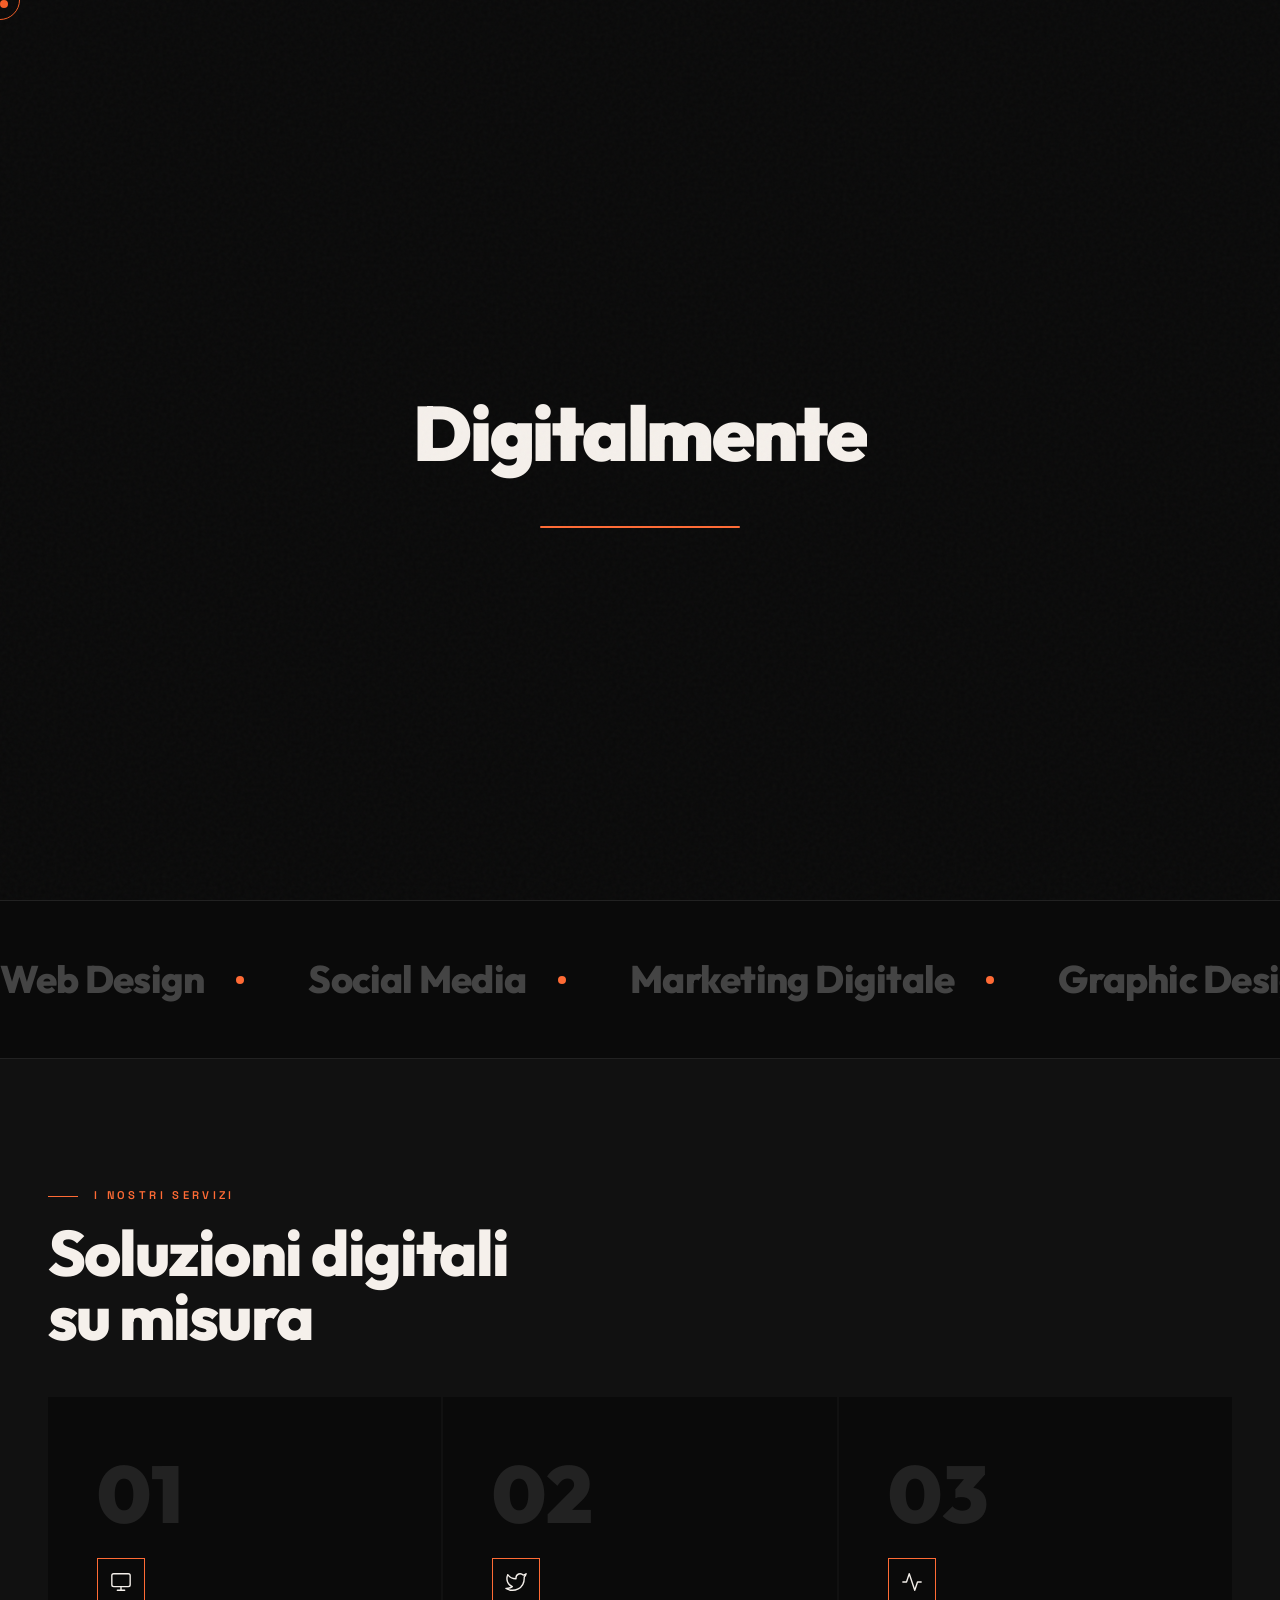
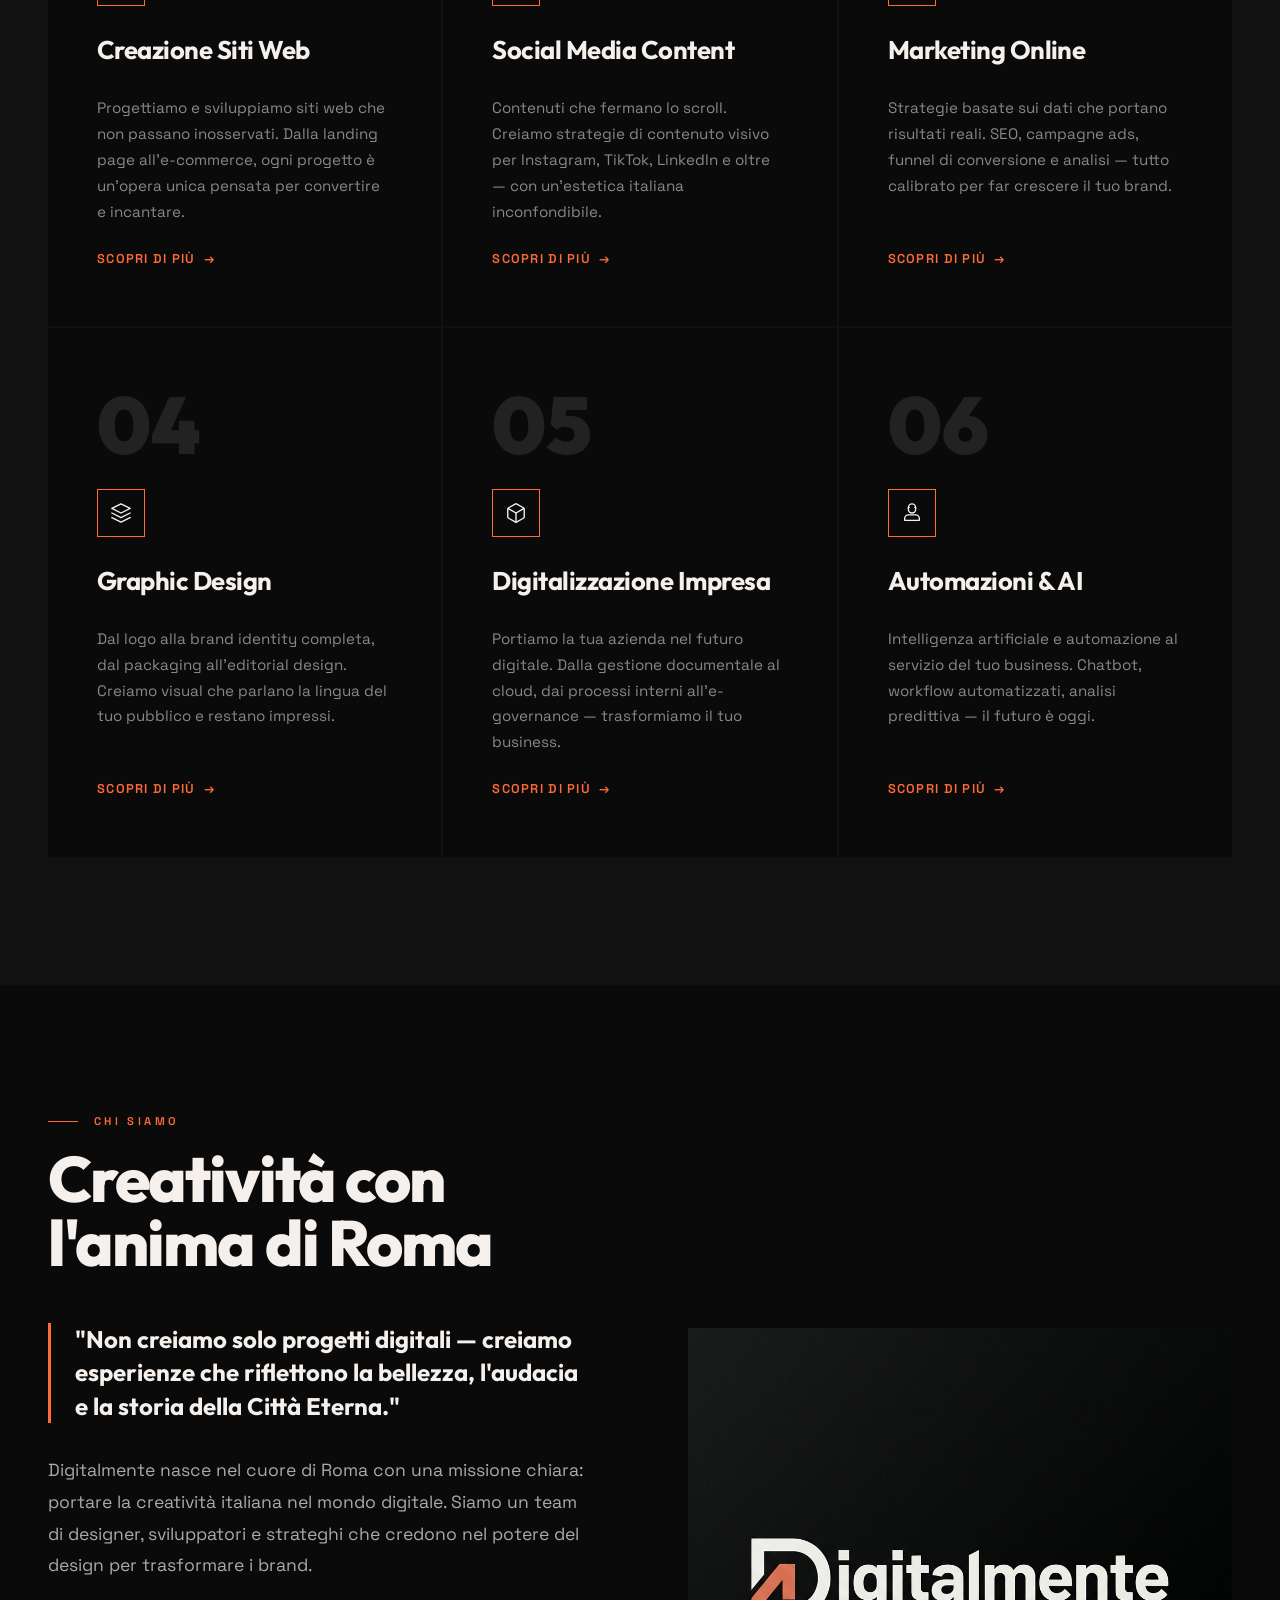
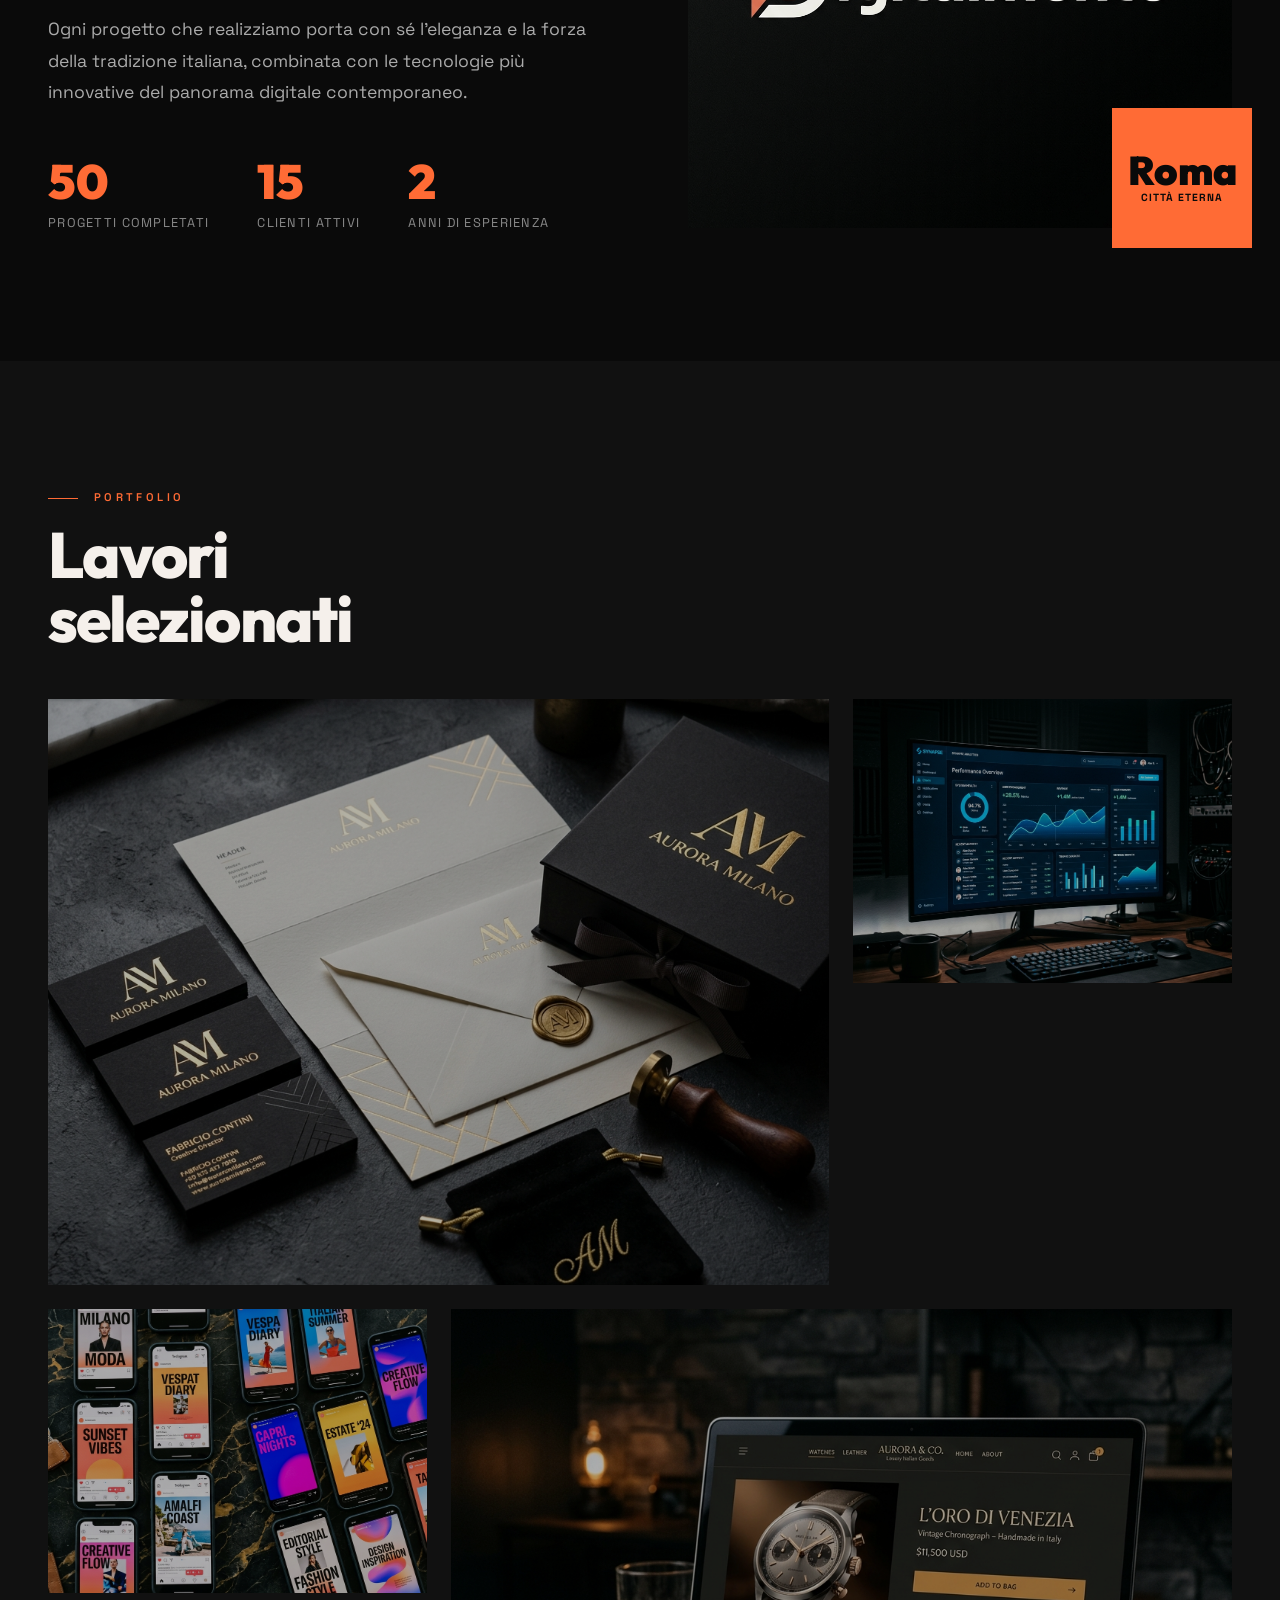
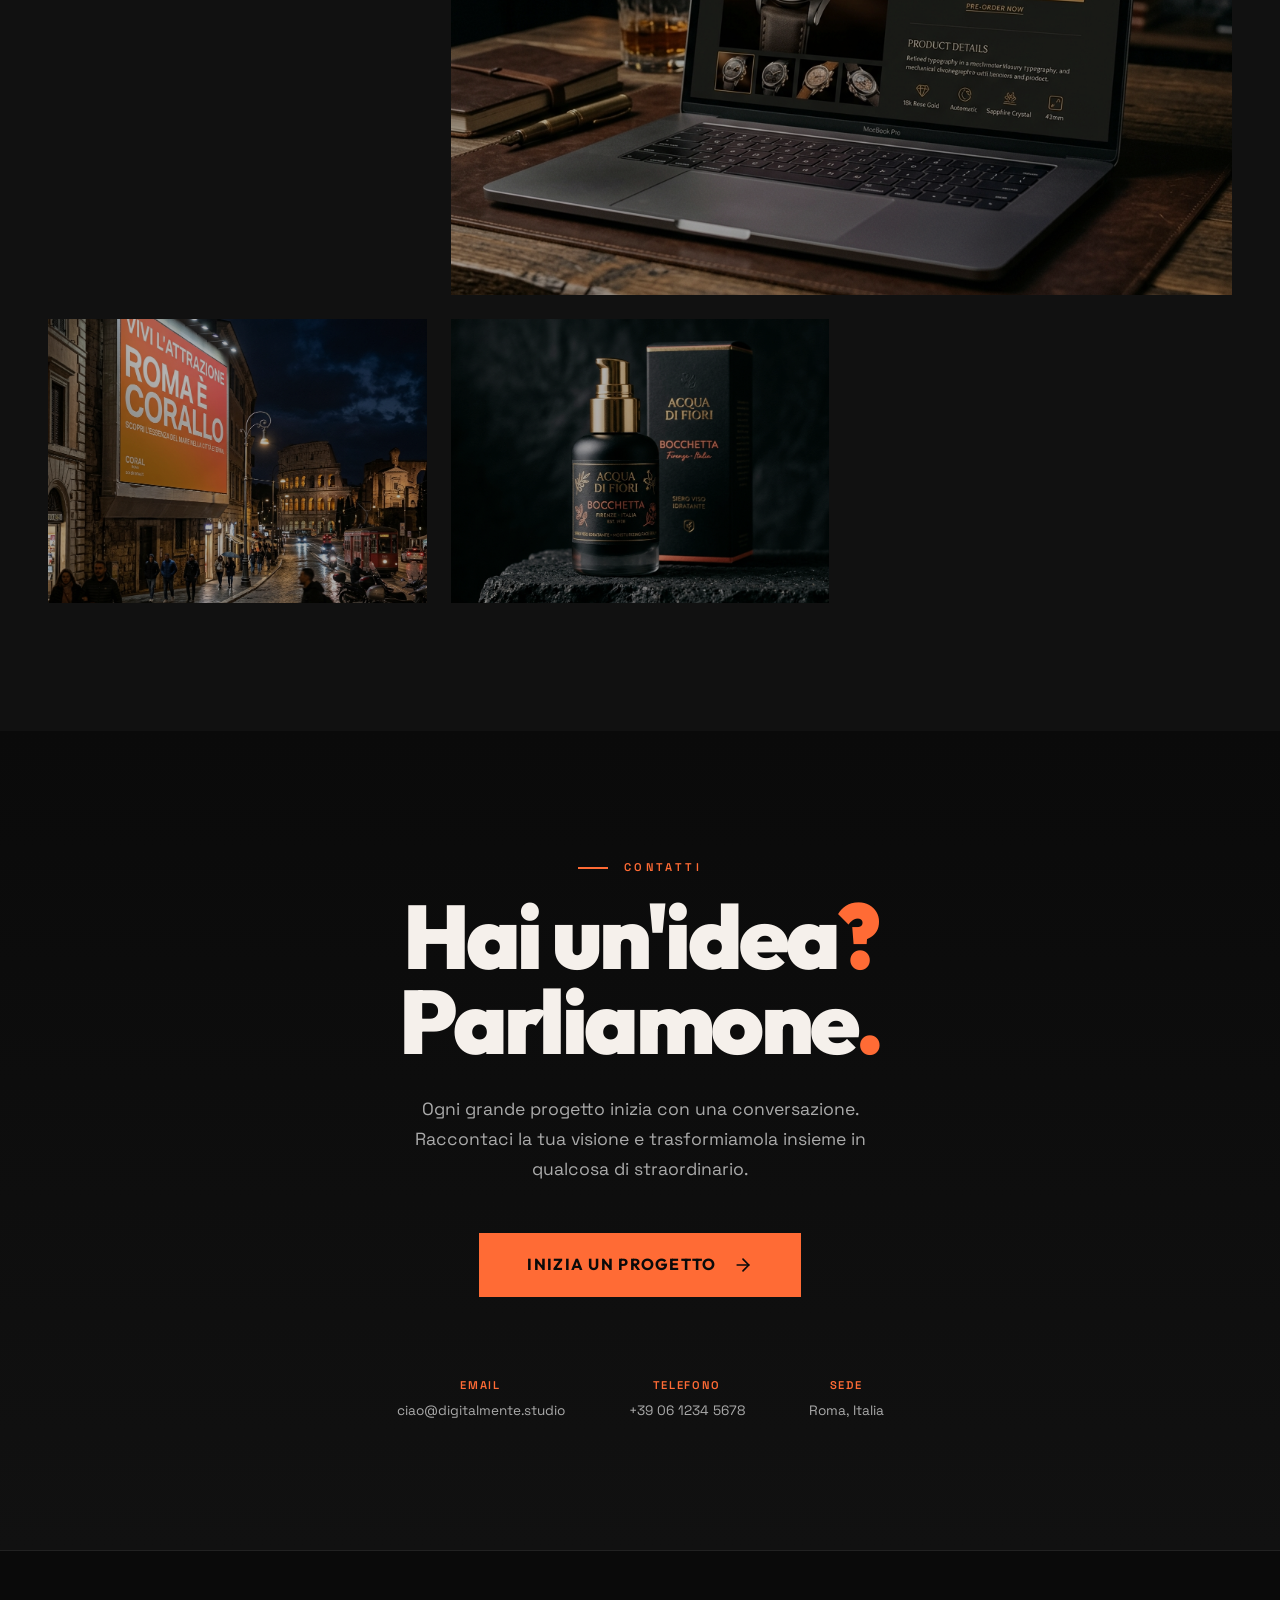
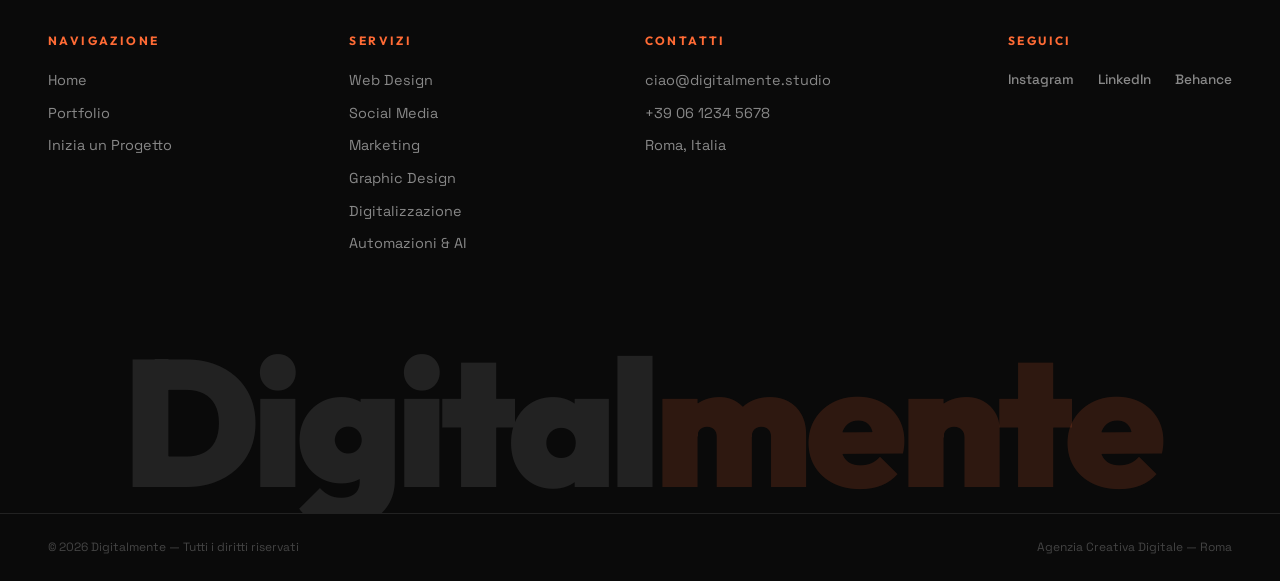
<file: index.html>
<!DOCTYPE html>
<html lang="it">
<head>
  <meta charset="UTF-8">
  <meta name="viewport" content="width=device-width, initial-scale=1.0">
  <title>Digitalmente — Agenzia Creativa Digitale a 360° | Roma</title>
  <meta name="description" content="Digitalmente è un'agenzia creativa digitale a 360° con sede a Roma. Web design, social media, marketing online e graphic design per brand ambiziosi.">
  <meta name="keywords" content="agenzia digitale, Roma, web design, social media, marketing, graphic design">
  <meta property="og:title" content="Digitalmente — Agenzia Creativa Digitale">
  <meta property="og:description" content="Creiamo esperienze digitali che lasciano il segno. Agenzia creativa a 360° con sede a Roma.">
  <meta property="og:type" content="website">
  <link rel="icon" type="image/svg+xml" href="data:image/svg+xml,%3Csvg xmlns='http://www.w3.org/2000/svg' viewBox='0 0 32 32'%3E%3Crect width='32' height='32' rx='6' fill='%23FF6B35'/%3E%3Ctext x='50%25' y='55%25' dominant-baseline='middle' text-anchor='middle' fill='white' font-family='sans-serif' font-weight='900' font-size='20'%3ED%3C/text%3E%3C/svg%3E">
  <link rel="stylesheet" href="style.css">
</head>
<body>

  <!-- Grain Overlay -->
  <div class="grain-overlay"></div>

  <!-- Custom Cursor -->
  <div class="cursor-dot" id="cursorDot"></div>
  <div class="cursor-outline" id="cursorOutline"></div>

  <!-- Loading Screen -->
  <div class="loader" id="loader">
    <div class="loader-text" id="loaderText"></div>
    <div class="loader-bar"><div class="loader-bar-fill"></div></div>
  </div>

  <!-- Navigation -->
  <nav class="nav" id="nav">
    <a href="#" class="nav-logo">
      Digital<span class="accent">mente</span>
    </a>
    <ul class="nav-links">
      <li><a href="#servizi" data-hover>Servizi</a></li>
      <li><a href="#chi-siamo" data-hover>Chi Siamo</a></li>
      <li><a href="portfolio.html" data-hover>Portfolio</a></li>
      <li><a href="#contatti" data-hover>Contatti</a></li>
    </ul>
    <a href="inizia-progetto.html" class="nav-cta" data-hover>Inizia un progetto</a>
    <button class="menu-toggle" id="menuToggle" aria-label="Menu">
      <span></span><span></span><span></span>
    </button>
  </nav>

  <!-- Mobile Menu -->
  <div class="mobile-menu" id="mobileMenu">
    <a href="#servizi" class="mobile-link">Servizi</a>
    <a href="#chi-siamo" class="mobile-link">Chi Siamo</a>
    <a href="portfolio.html" class="mobile-link">Portfolio</a>
    <a href="#contatti" class="mobile-link">Contatti</a>
    <a href="inizia-progetto.html" class="mobile-link">Inizia un Progetto</a>
  </div>

  <!-- Hero Section -->
  <section class="hero" id="hero">
    <div class="hero-bg-line"></div>
    <div class="hero-bg-line"></div>
    <div class="hero-bg-line"></div>
    <div class="hero-bg-line"></div>
    <div class="hero-shape hero-shape-1"></div>
    <div class="hero-shape hero-shape-2"></div>

    <div class="hero-label">Agenzia Creativa Digitale — Roma</div>

    <h1 class="hero-title">
      <span class="line"><span class="line-inner" id="heroLine1">Creiamo</span></span>
      <span class="line"><span class="line-inner accent-text" id="heroLine2">Esperienze</span></span>
      <span class="line"><span class="line-inner stroke-text" id="heroLine3">Digitali</span></span>
    </h1>

    <div class="hero-bottom">
      <p class="hero-description">
        Trasformiamo idee audaci in esperienze digitali memorabili. 
        Web design, social media, marketing e graphic design — tutto con l'anima di Roma.
      </p>
      <div class="hero-scroll">
        <span>Scroll</span>
        <div class="hero-scroll-line"></div>
      </div>
    </div>
  </section>

  <!-- Marquee -->
  <div class="marquee-section">
    <div class="marquee-track">
      <span class="marquee-item">Web Design <span class="marquee-dot"></span></span>
      <span class="marquee-item">Social Media <span class="marquee-dot"></span></span>
      <span class="marquee-item">Marketing Digitale <span class="marquee-dot"></span></span>
      <span class="marquee-item">Graphic Design <span class="marquee-dot"></span></span>
      <span class="marquee-item">Brand Identity <span class="marquee-dot"></span></span>
      <span class="marquee-item">UX / UI <span class="marquee-dot"></span></span>
      <span class="marquee-item">Web Design <span class="marquee-dot"></span></span>
      <span class="marquee-item">Social Media <span class="marquee-dot"></span></span>
      <span class="marquee-item">Marketing Digitale <span class="marquee-dot"></span></span>
      <span class="marquee-item">Graphic Design <span class="marquee-dot"></span></span>
      <span class="marquee-item">Brand Identity <span class="marquee-dot"></span></span>
      <span class="marquee-item">UX / UI <span class="marquee-dot"></span></span>
    </div>
  </div>

  <!-- Services Section -->
  <section class="section services" id="servizi">
    <div class="section-label reveal">I Nostri Servizi</div>
    <h2 class="section-title reveal reveal-delay-1">
      Soluzioni digitali<br>su misura
    </h2>
    <div class="services-grid">
      <a href="servizi/web-design.html" class="service-card reveal reveal-delay-1" data-hover>
        <div class="service-number">01</div>
        <div class="service-icon">
          <svg width="22" height="22" viewBox="0 0 24 24" fill="none" stroke="currentColor" stroke-width="1.5" stroke-linecap="round" stroke-linejoin="round"><rect x="2" y="3" width="20" height="14" rx="2"/><line x1="8" y1="21" x2="16" y2="21"/><line x1="12" y1="17" x2="12" y2="21"/></svg>
        </div>
        <h3 class="service-name">Creazione Siti Web</h3>
        <p class="service-desc">Progettiamo e sviluppiamo siti web che non passano inosservati. Dalla landing page all'e-commerce, ogni progetto è un'opera unica pensata per convertire e incantare.</p>
        <span class="service-link">Scopri di più <span>→</span></span>
      </a>
      <a href="servizi/social-media.html" class="service-card reveal reveal-delay-2" data-hover>
        <div class="service-number">02</div>
        <div class="service-icon">
          <svg width="22" height="22" viewBox="0 0 24 24" fill="none" stroke="currentColor" stroke-width="1.5" stroke-linecap="round" stroke-linejoin="round"><path d="M23 3a10.9 10.9 0 0 1-3.14 1.53A4.48 4.48 0 0 0 12 7.5v1A10.66 10.66 0 0 1 3 4s-4 9 5 13a11.64 11.64 0 0 1-7 2c9 5 20 0 20-11.5a4.5 4.5 0 0 0-.08-.83A7.72 7.72 0 0 0 23 3z"/></svg>
        </div>
        <h3 class="service-name">Social Media Content</h3>
        <p class="service-desc">Contenuti che fermano lo scroll. Creiamo strategie di contenuto visivo per Instagram, TikTok, LinkedIn e oltre — con un'estetica italiana inconfondibile.</p>
        <span class="service-link">Scopri di più <span>→</span></span>
      </a>
      <a href="servizi/marketing.html" class="service-card reveal reveal-delay-3" data-hover>
        <div class="service-number">03</div>
        <div class="service-icon">
          <svg width="22" height="22" viewBox="0 0 24 24" fill="none" stroke="currentColor" stroke-width="1.5" stroke-linecap="round" stroke-linejoin="round"><polyline points="22 12 18 12 15 21 9 3 6 12 2 12"/></svg>
        </div>
        <h3 class="service-name">Marketing Online</h3>
        <p class="service-desc">Strategie basate sui dati che portano risultati reali. SEO, campagne ads, funnel di conversione e analisi — tutto calibrato per far crescere il tuo brand.</p>
        <span class="service-link">Scopri di più <span>→</span></span>
      </a>
      <a href="servizi/graphic-design.html" class="service-card reveal reveal-delay-4" data-hover>
        <div class="service-number">04</div>
        <div class="service-icon">
          <svg width="22" height="22" viewBox="0 0 24 24" fill="none" stroke="currentColor" stroke-width="1.5" stroke-linecap="round" stroke-linejoin="round"><polygon points="12 2 2 7 12 12 22 7 12 2"/><polyline points="2 17 12 22 22 17"/><polyline points="2 12 12 17 22 12"/></svg>
        </div>
        <h3 class="service-name">Graphic Design</h3>
        <p class="service-desc">Dal logo alla brand identity completa, dal packaging all'editorial design. Creiamo visual che parlano la lingua del tuo pubblico e restano impressi.</p>
        <span class="service-link">Scopri di più <span>→</span></span>
      </a>
      <a href="servizi/digitalizzazione.html" class="service-card reveal reveal-delay-3" data-hover>
        <div class="service-number">05</div>
        <div class="service-icon">
          <svg width="22" height="22" viewBox="0 0 24 24" fill="none" stroke="currentColor" stroke-width="1.5" stroke-linecap="round" stroke-linejoin="round"><path d="M21 16V8a2 2 0 0 0-1-1.73l-7-4a2 2 0 0 0-2 0l-7 4A2 2 0 0 0 3 8v8a2 2 0 0 0 1 1.73l7 4a2 2 0 0 0 2 0l7-4A2 2 0 0 0 21 16z"/><polyline points="3.27 6.96 12 12.01 20.73 6.96"/><line x1="12" y1="22.08" x2="12" y2="12"/></svg>
        </div>
        <h3 class="service-name">Digitalizzazione Impresa</h3>
        <p class="service-desc">Portiamo la tua azienda nel futuro digitale. Dalla gestione documentale al cloud, dai processi interni all'e-governance — trasformiamo il tuo business.</p>
        <span class="service-link">Scopri di più <span>→</span></span>
      </a>
      <a href="servizi/automazioni-ai.html" class="service-card reveal reveal-delay-4" data-hover>
        <div class="service-number">06</div>
        <div class="service-icon">
          <svg width="22" height="22" viewBox="0 0 24 24" fill="none" stroke="currentColor" stroke-width="1.5" stroke-linecap="round" stroke-linejoin="round"><path d="M12 2a4 4 0 0 1 4 4v2a4 4 0 0 1-8 0V6a4 4 0 0 1 4-4z"/><path d="M16 14H8a4 4 0 0 0-4 4v2h16v-2a4 4 0 0 0-4-4z"/><line x1="9" y1="6" x2="9" y2="6.01"/><line x1="15" y1="6" x2="15" y2="6.01"/></svg>
        </div>
        <h3 class="service-name">Automazioni & AI</h3>
        <p class="service-desc">Intelligenza artificiale e automazione al servizio del tuo business. Chatbot, workflow automatizzati, analisi predittiva — il futuro è oggi.</p>
        <span class="service-link">Scopri di più <span>→</span></span>
      </a>
    </div>
  </section>

  <!-- About Section -->
  <section class="section" id="chi-siamo">
    <div class="section-label reveal">Chi Siamo</div>
    <h2 class="section-title reveal reveal-delay-1">Creatività con<br>l'anima di Roma</h2>
    <div class="about-grid">
      <div class="reveal reveal-delay-2">
        <div class="about-highlight">
          "Non creiamo solo progetti digitali — creiamo esperienze che riflettono la bellezza, l'audacia e la storia della Città Eterna."
        </div>
        <p class="about-text">
          Digitalmente nasce nel cuore di Roma con una missione chiara: portare la creatività italiana nel mondo digitale. Siamo un team di designer, sviluppatori e strateghi che credono nel potere del design per trasformare i brand.
        </p>
        <p class="about-text">
          Ogni progetto che realizziamo porta con sé l'eleganza e la forza della tradizione italiana, combinata con le tecnologie più innovative del panorama digitale contemporaneo.
        </p>
        <div class="about-stats">
          <div class="stat-item">
            <div class="stat-number" data-count="150">0</div>
            <div class="stat-label">Progetti Completati</div>
          </div>
          <div class="stat-item">
            <div class="stat-number" data-count="45">0</div>
            <div class="stat-label">Clienti Attivi</div>
          </div>
          <div class="stat-item">
            <div class="stat-number" data-count="8">0</div>
            <div class="stat-label">Anni di Esperienza</div>
          </div>
        </div>
      </div>
      <div class="about-visual reveal reveal-delay-3">
        <div class="about-img-wrapper">
          <img src="assets/img/logo.png" alt="Digitalmente Studio Roma">
        </div>
        <div class="about-badge">
          <span class="big">Roma</span>
          <span class="small">Città Eterna</span>
        </div>
      </div>
    </div>
  </section>

  <!-- Portfolio Section -->
  <section class="section portfolio" id="portfolio">
    <div class="section-label reveal">Portfolio</div>
    <h2 class="section-title reveal reveal-delay-1">Lavori<br>selezionati</h2>
    <div class="portfolio-grid">
      <div class="portfolio-item reveal reveal-delay-1" data-hover>
        <img src="assets/img/portfolio-branding.png" alt="Aurora Milano — Brand Identity">
        <div class="portfolio-overlay">
          <span class="portfolio-tag">Brand Identity</span>
          <span class="portfolio-name">Aurora Milano</span>
        </div>
      </div>
      <div class="portfolio-item reveal reveal-delay-2" data-hover>
        <img src="assets/img/portfolio-webapp.png" alt="Synapse Analytics — Web App">
        <div class="portfolio-overlay">
          <span class="portfolio-tag">Web Application</span>
          <span class="portfolio-name">Synapse Analytics</span>
        </div>
      </div>
      <div class="portfolio-item reveal reveal-delay-2" data-hover>
        <img src="assets/img/portfolio-social.png" alt="Social Media Campaign">
        <div class="portfolio-overlay">
          <span class="portfolio-tag">Social Media</span>
          <span class="portfolio-name">Italian Vibes Collection</span>
        </div>
      </div>
      <div class="portfolio-item reveal reveal-delay-3" data-hover>
        <img src="assets/img/portfolio-ecommerce.png" alt="Aurora & Co. — E-commerce">
        <div class="portfolio-overlay">
          <span class="portfolio-tag">E-Commerce</span>
          <span class="portfolio-name">Aurora & Co.</span>
        </div>
      </div>
      <div class="portfolio-item reveal reveal-delay-3" data-hover>
        <img src="assets/img/portfolio-campaign.png" alt="Campagna Marketing — Coral Roma">
        <div class="portfolio-overlay">
          <span class="portfolio-tag">Campagna Marketing</span>
          <span class="portfolio-name">Coral Roma</span>
        </div>
      </div>
      <div class="portfolio-item reveal reveal-delay-4" data-hover>
        <img src="assets/img/portfolio-packaging.png" alt="Acqua di Fiori — Packaging Design">
        <div class="portfolio-overlay">
          <span class="portfolio-tag">Packaging Design</span>
          <span class="portfolio-name">Acqua di Fiori</span>
        </div>
      </div>
    </div>
  </section>

  <!-- Contact Section -->
  <section class="section contact" id="contatti">
    <div class="section-label reveal">Contatti</div>
    <h2 class="contact-title reveal reveal-delay-1">
      Hai un'idea<span class="accent-text">?</span><br>
      Parliamone<span class="accent-text">.</span>
    </h2>
    <p class="contact-subtitle reveal reveal-delay-2">
      Ogni grande progetto inizia con una conversazione. Raccontaci la tua visione e trasformiamola insieme in qualcosa di straordinario.
    </p>
    <a href="inizia-progetto.html" class="contact-cta reveal reveal-delay-3" data-hover>
      <span>Inizia un progetto</span>
      <svg width="20" height="20" viewBox="0 0 24 24" fill="none" stroke="currentColor" stroke-width="2" stroke-linecap="round" stroke-linejoin="round"><line x1="5" y1="12" x2="19" y2="12"/><polyline points="12 5 19 12 12 19"/></svg>
    </a>
    <div class="contact-info reveal reveal-delay-4">
      <div class="contact-info-item">
        <span class="contact-info-label">Email</span>
        <a href="mailto:ciao@digitalmente.studio" class="contact-info-value">ciao@digitalmente.studio</a>
      </div>
      <div class="contact-info-item">
        <span class="contact-info-label">Telefono</span>
        <a href="tel:+390612345678" class="contact-info-value">+39 06 1234 5678</a>
      </div>
      <div class="contact-info-item">
        <span class="contact-info-label">Sede</span>
        <span class="contact-info-value">Roma, Italia</span>
      </div>
    </div>
  </section>

  <!-- Footer -->
  <footer class="footer">
    <div class="footer-top">
      <div class="footer-col">
        <h4>Navigazione</h4>
        <a href="index.html">Home</a>
        <a href="portfolio.html">Portfolio</a>
        <a href="inizia-progetto.html">Inizia un Progetto</a>
      </div>
      <div class="footer-col">
        <h4>Servizi</h4>
        <a href="servizi/web-design.html">Web Design</a>
        <a href="servizi/social-media.html">Social Media</a>
        <a href="servizi/marketing.html">Marketing</a>
        <a href="servizi/graphic-design.html">Graphic Design</a>
        <a href="servizi/digitalizzazione.html">Digitalizzazione</a>
        <a href="servizi/automazioni-ai.html">Automazioni & AI</a>
      </div>
      <div class="footer-col">
        <h4>Contatti</h4>
        <p>ciao@digitalmente.studio</p>
        <p>+39 06 1234 5678</p>
        <p>Roma, Italia</p>
      </div>
      <div class="footer-col">
        <h4>Seguici</h4>
        <div class="footer-social">
          <a href="#" data-hover>Instagram</a>
          <a href="#" data-hover>LinkedIn</a>
          <a href="#" data-hover>Behance</a>
        </div>
      </div>
    </div>
    <div class="footer-wordmark">Digital<span class="accent">mente</span></div>
    <div class="footer-bottom">
      <span>© 2026 Digitalmente — Tutti i diritti riservati</span>
      <span>Agenzia Creativa Digitale — Roma</span>
    </div>
  </footer>

  <script src="main.js"></script>
</body>
</html>
</file>
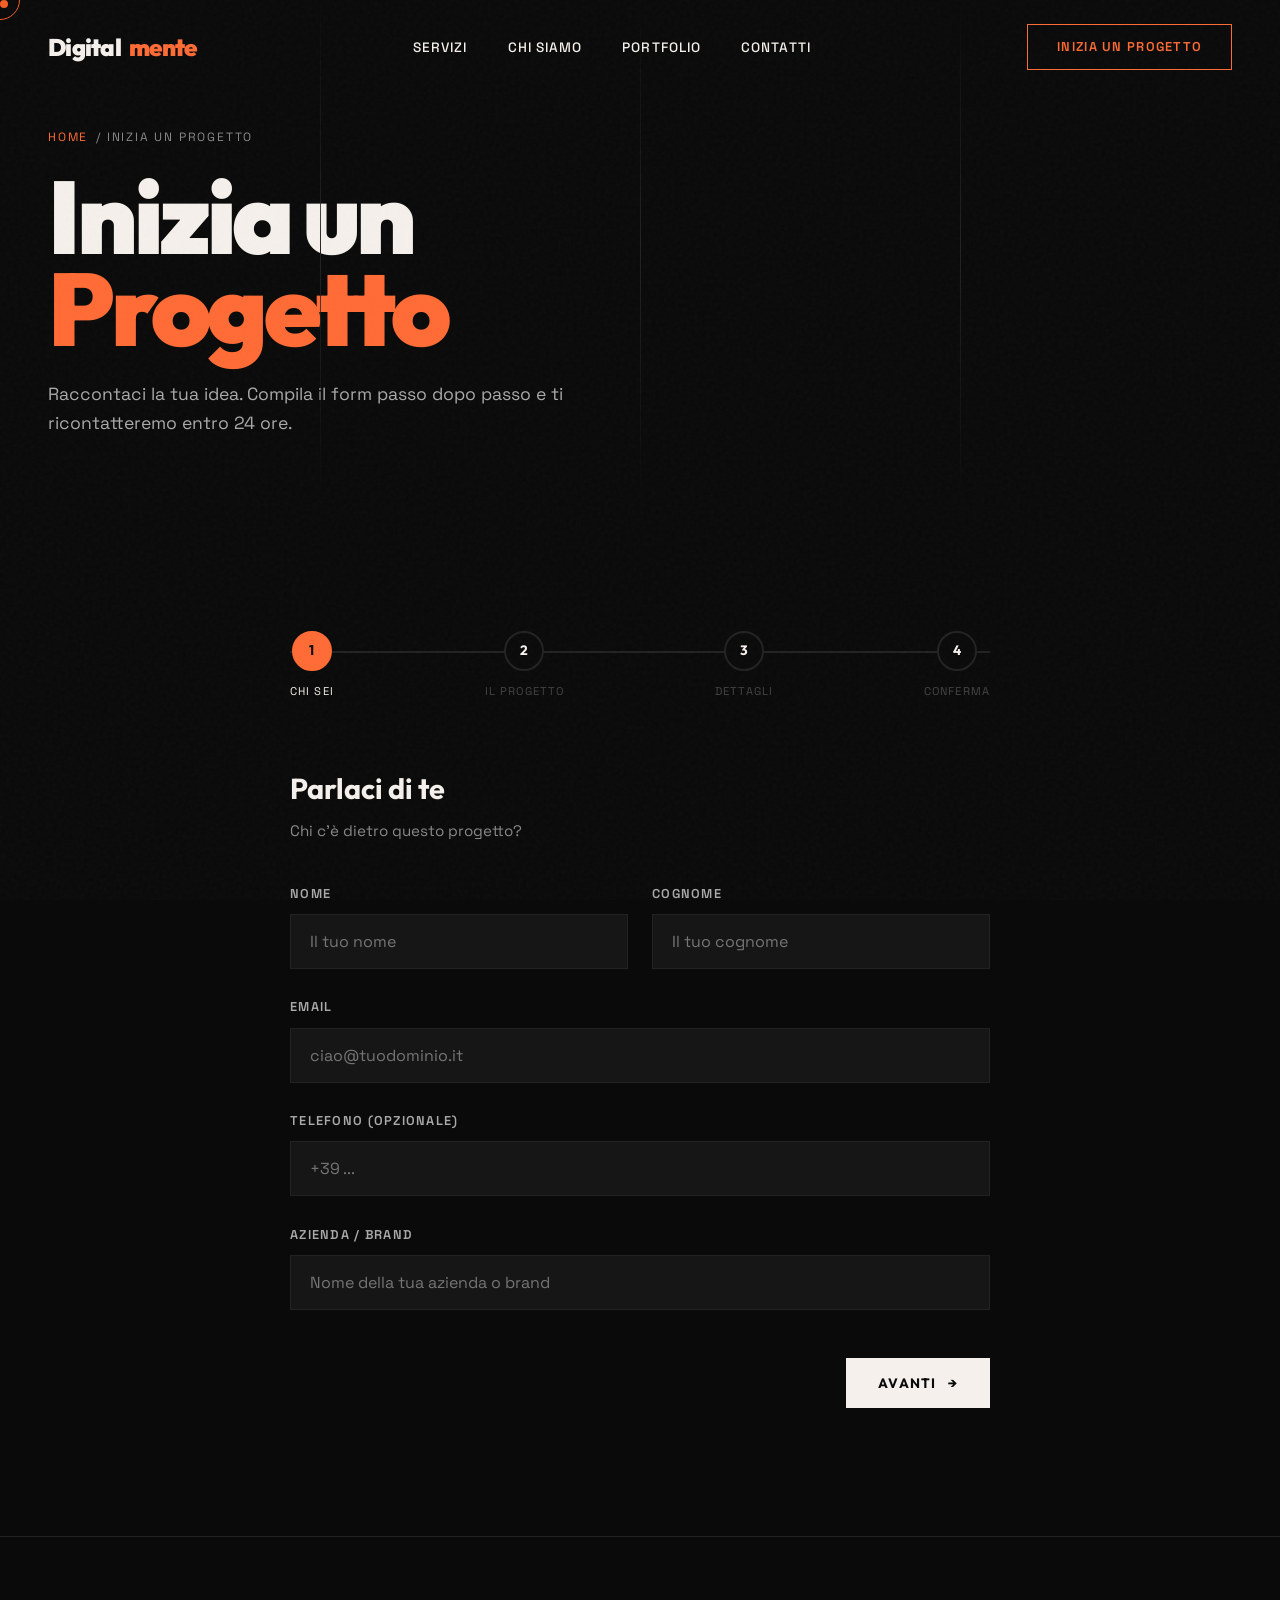
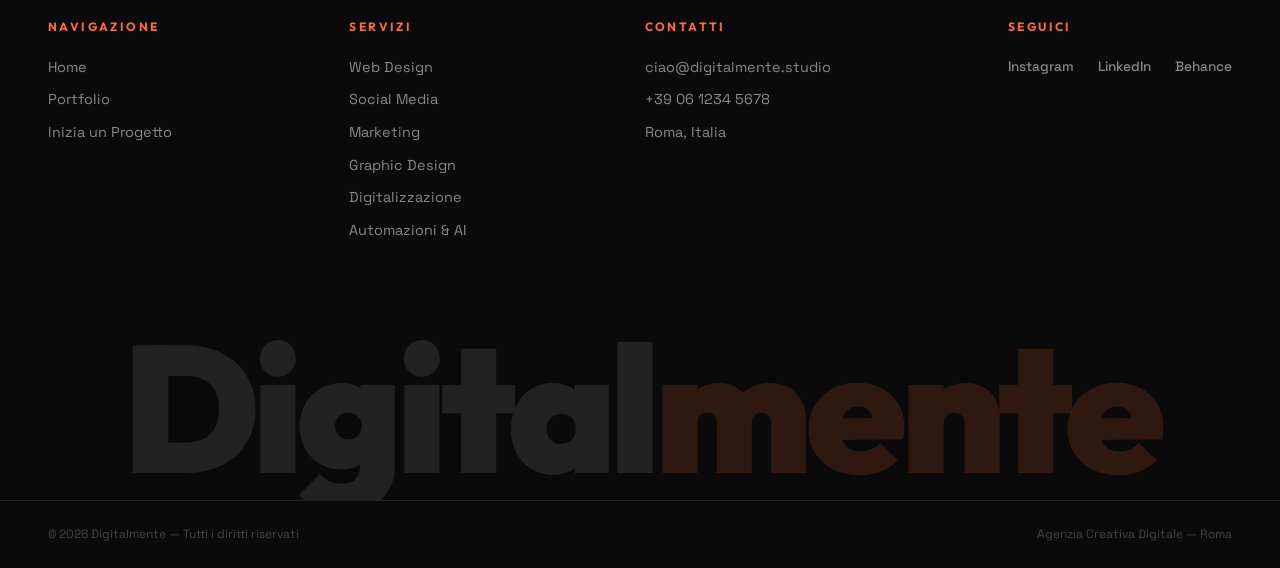
<file: inizia-progetto.html>
<!DOCTYPE html>
<html lang="it">
<head>
  <meta charset="UTF-8">
  <meta name="viewport" content="width=device-width, initial-scale=1.0">
  <title>Inizia un Progetto — Digitalmente</title>
  <meta name="description" content="Raccontaci la tua idea e trasformiamola insieme in un progetto digitale straordinario. Compila il form e ti ricontatteremo.">
  <link rel="icon" type="image/svg+xml" href="data:image/svg+xml,%3Csvg xmlns='http://www.w3.org/2000/svg' viewBox='0 0 32 32'%3E%3Crect width='32' height='32' rx='6' fill='%23FF6B35'/%3E%3Ctext x='50%25' y='55%25' dominant-baseline='middle' text-anchor='middle' fill='white' font-family='sans-serif' font-weight='900' font-size='20'%3ED%3C/text%3E%3C/svg%3E">
  <link rel="stylesheet" href="style.css">
</head>
<body>
  <div class="grain-overlay"></div>
  <div class="cursor-dot" id="cursorDot"></div>
  <div class="cursor-outline" id="cursorOutline"></div>

  <!-- Navigation -->
  <nav class="nav" id="nav">
    <a href="index.html" class="nav-logo">Digital<span class="accent">mente</span></a>
    <ul class="nav-links">
      <li><a href="index.html#servizi" data-hover>Servizi</a></li>
      <li><a href="index.html#chi-siamo" data-hover>Chi Siamo</a></li>
      <li><a href="portfolio.html" data-hover>Portfolio</a></li>
      <li><a href="index.html#contatti" data-hover>Contatti</a></li>
    </ul>
    <a href="inizia-progetto.html" class="nav-cta" data-hover>Inizia un progetto</a>
    <button class="menu-toggle" id="menuToggle" aria-label="Menu"><span></span><span></span><span></span></button>
  </nav>
  <div class="mobile-menu" id="mobileMenu">
    <a href="index.html">Home</a>
    <a href="index.html#servizi">Servizi</a>
    <a href="portfolio.html">Portfolio</a>
    <a href="index.html#contatti">Contatti</a>
  </div>

  <!-- Page Hero -->
  <section class="page-hero">
    <div class="hero-bg-line"></div>
    <div class="hero-bg-line"></div>
    <div class="hero-bg-line"></div>
    <div class="breadcrumb"><a href="index.html">Home</a> / Inizia un Progetto</div>
    <h1 class="page-hero-title">Inizia un<br><span class="accent-text">Progetto</span></h1>
    <p class="page-hero-subtitle">Raccontaci la tua idea. Compila il form passo dopo passo e ti ricontatteremo entro 24 ore.</p>
  </section>

  <!-- Multi-Step Form -->
  <section class="section">
    <div class="form-container">
      <div class="form-progress" id="formProgress">
        <div class="form-progress-fill" id="progressFill" style="width: 0%"></div>
        <div class="progress-step active" data-step="1">
          <div class="progress-dot">1</div>
          <span class="progress-label">Chi sei</span>
        </div>
        <div class="progress-step" data-step="2">
          <div class="progress-dot">2</div>
          <span class="progress-label">Il progetto</span>
        </div>
        <div class="progress-step" data-step="3">
          <div class="progress-dot">3</div>
          <span class="progress-label">Dettagli</span>
        </div>
        <div class="progress-step" data-step="4">
          <div class="progress-dot">4</div>
          <span class="progress-label">Conferma</span>
        </div>
      </div>

      <!-- Step 1: Chi sei -->
      <div class="form-step active" id="step1">
        <h3>Parlaci di te</h3>
        <p class="form-subtitle">Chi c'è dietro questo progetto?</p>
        <div class="form-row">
          <div class="form-group">
            <label for="nome">Nome</label>
            <input type="text" id="nome" placeholder="Il tuo nome">
          </div>
          <div class="form-group">
            <label for="cognome">Cognome</label>
            <input type="text" id="cognome" placeholder="Il tuo cognome">
          </div>
        </div>
        <div class="form-group">
          <label for="email">Email</label>
          <input type="email" id="email" placeholder="ciao@tuodominio.it">
        </div>
        <div class="form-group">
          <label for="telefono">Telefono (opzionale)</label>
          <input type="tel" id="telefono" placeholder="+39 ...">
        </div>
        <div class="form-group">
          <label for="azienda">Azienda / Brand</label>
          <input type="text" id="azienda" placeholder="Nome della tua azienda o brand">
        </div>
        <div class="form-nav">
          <button class="btn-next" onclick="nextStep(2)">Avanti <span>→</span></button>
        </div>
      </div>

      <!-- Step 2: Il Progetto -->
      <div class="form-step" id="step2">
        <h3>Cosa ti serve?</h3>
        <p class="form-subtitle">Seleziona i servizi che ti interessano</p>
        <div class="service-options">
          <div class="service-option">
            <input type="checkbox" id="svc-web" name="servizi" value="web">
            <label for="svc-web" class="service-option-label"><span class="check-icon">✓</span> Sito Web</label>
          </div>
          <div class="service-option">
            <input type="checkbox" id="svc-social" name="servizi" value="social">
            <label for="svc-social" class="service-option-label"><span class="check-icon">✓</span> Social Media</label>
          </div>
          <div class="service-option">
            <input type="checkbox" id="svc-marketing" name="servizi" value="marketing">
            <label for="svc-marketing" class="service-option-label"><span class="check-icon">✓</span> Marketing Online</label>
          </div>
          <div class="service-option">
            <input type="checkbox" id="svc-design" name="servizi" value="design">
            <label for="svc-design" class="service-option-label"><span class="check-icon">✓</span> Graphic Design</label>
          </div>
          <div class="service-option">
            <input type="checkbox" id="svc-digital" name="servizi" value="digitalizzazione">
            <label for="svc-digital" class="service-option-label"><span class="check-icon">✓</span> Digitalizzazione Impresa</label>
          </div>
          <div class="service-option">
            <input type="checkbox" id="svc-ai" name="servizi" value="automazioni-ai">
            <label for="svc-ai" class="service-option-label"><span class="check-icon">✓</span> Automazioni & AI</label>
          </div>
        </div>
        <div class="form-group" style="margin-top: 2rem;">
          <label for="budget">Budget indicativo</label>
          <select id="budget">
            <option value="">Seleziona un range</option>
            <option value="small">€1.000 — €3.000</option>
            <option value="medium">€3.000 — €8.000</option>
            <option value="large">€8.000 — €15.000</option>
            <option value="enterprise">€15.000+</option>
          </select>
        </div>
        <div class="form-nav">
          <button class="btn-prev" onclick="prevStep(1)"><span>←</span> Indietro</button>
          <button class="btn-next" onclick="nextStep(3)">Avanti <span>→</span></button>
        </div>
      </div>

      <!-- Step 3: Dettagli -->
      <div class="form-step" id="step3">
        <h3>Raccontaci di più</h3>
        <p class="form-subtitle">Descrivici la tua visione</p>
        <div class="form-group">
          <label for="descrizione">Descrizione del progetto</label>
          <textarea id="descrizione" placeholder="Raccontaci la tua idea, i tuoi obiettivi e qualsiasi dettaglio utile..."></textarea>
        </div>
        <div class="form-group">
          <label for="tempistiche">Tempistiche desiderate</label>
          <select id="tempistiche">
            <option value="">Seleziona</option>
            <option value="urgent">Urgente (entro 2 settimane)</option>
            <option value="normal">Standard (1-2 mesi)</option>
            <option value="flexible">Flessibile (3+ mesi)</option>
          </select>
        </div>
        <div class="form-group">
          <label for="riferimenti">Link di riferimento o ispirazioni (opzionale)</label>
          <input type="text" id="riferimenti" placeholder="https://esempio.com">
        </div>
        <div class="form-nav">
          <button class="btn-prev" onclick="prevStep(2)"><span>←</span> Indietro</button>
          <button class="btn-next" onclick="nextStep(4)">Avanti <span>→</span></button>
        </div>
      </div>

      <!-- Step 4: Conferma -->
      <div class="form-step" id="step4">
        <h3>Tutto pronto!</h3>
        <p class="form-subtitle">Controlla i dati e invia la tua richiesta</p>
        <div id="riepilogo" style="background: var(--black-card); border: 1px solid var(--black-border); padding: 2rem; margin-bottom: 2rem;">
          <p style="color: var(--gray-light); line-height: 1.8;" id="riepilogoContent">I dati del tuo progetto appariranno qui...</p>
        </div>
        <div class="form-nav">
          <button class="btn-prev" onclick="prevStep(3)"><span>←</span> Indietro</button>
          <button class="btn-submit" onclick="submitForm()">Invia richiesta <span>→</span></button>
        </div>
      </div>

      <!-- Success -->
      <div class="form-success" id="formSuccess">
        <div class="success-icon">✓</div>
        <h3>Richiesta inviata!</h3>
        <p>Grazie per averci contattato. Il nostro team ti risponderà entro 24 ore.</p>
        <a href="index.html" class="contact-cta" style="margin-top: 2rem; display: inline-flex;" data-hover>
          <span>Torna alla home</span>
        </a>
      </div>
    </div>
  </section>

  <!-- Footer -->
  <footer class="footer">
    <div class="footer-top">
      <div class="footer-col"><h4>Navigazione</h4><a href="index.html">Home</a><a href="portfolio.html">Portfolio</a><a href="inizia-progetto.html">Inizia un Progetto</a></div>
      <div class="footer-col"><h4>Servizi</h4><a href="servizi/web-design.html">Web Design</a><a href="servizi/social-media.html">Social Media</a><a href="servizi/marketing.html">Marketing</a><a href="servizi/graphic-design.html">Graphic Design</a><a href="servizi/digitalizzazione.html">Digitalizzazione</a><a href="servizi/automazioni-ai.html">Automazioni & AI</a></div>
      <div class="footer-col"><h4>Contatti</h4><p>ciao@digitalmente.studio</p><p>+39 06 1234 5678</p><p>Roma, Italia</p></div>
      <div class="footer-col"><h4>Seguici</h4><div class="footer-social"><a href="#">Instagram</a><a href="#">LinkedIn</a><a href="#">Behance</a></div></div>
    </div>
    <div class="footer-wordmark">Digital<span class="accent">mente</span></div>
    <div class="footer-bottom"><span>© 2026 Digitalmente — Tutti i diritti riservati</span><span>Agenzia Creativa Digitale — Roma</span></div>
  </footer>

  <script src="main.js"></script>
  <script>
    // Multi-step form logic
    let currentStep = 1;
    const totalSteps = 4;

    function nextStep(step) {
      document.getElementById('step' + currentStep).classList.remove('active');
      document.getElementById('step' + step).classList.add('active');
      currentStep = step;
      updateProgress();
      if (step === 4) buildRiepilogo();
    }
    function prevStep(step) {
      document.getElementById('step' + currentStep).classList.remove('active');
      document.getElementById('step' + step).classList.add('active');
      currentStep = step;
      updateProgress();
    }
    function updateProgress() {
      const fill = ((currentStep - 1) / (totalSteps - 1)) * 100;
      document.getElementById('progressFill').style.width = fill + '%';
      document.querySelectorAll('.progress-step').forEach(s => {
        const n = parseInt(s.dataset.step);
        s.classList.remove('active', 'completed');
        if (n === currentStep) s.classList.add('active');
        if (n < currentStep) s.classList.add('completed');
      });
    }
    function buildRiepilogo() {
      const nome = document.getElementById('nome').value || '—';
      const cognome = document.getElementById('cognome').value || '—';
      const email = document.getElementById('email').value || '—';
      const azienda = document.getElementById('azienda').value || '—';
      const servizi = [...document.querySelectorAll('input[name="servizi"]:checked')].map(c => c.nextElementSibling.textContent.trim()).join(', ') || '—';
      const budget = document.getElementById('budget').selectedOptions[0]?.text || '—';
      const desc = document.getElementById('descrizione').value || '—';
      document.getElementById('riepilogoContent').innerHTML = `
        <strong style="color:var(--accent)">Nome:</strong> ${nome} ${cognome}<br>
        <strong style="color:var(--accent)">Email:</strong> ${email}<br>
        <strong style="color:var(--accent)">Azienda:</strong> ${azienda}<br>
        <strong style="color:var(--accent)">Servizi:</strong> ${servizi}<br>
        <strong style="color:var(--accent)">Budget:</strong> ${budget}<br>
        <strong style="color:var(--accent)">Descrizione:</strong> ${desc}
      `;
    }
    function submitForm() {
      document.querySelectorAll('.form-step').forEach(s => s.classList.remove('active'));
      document.querySelector('.form-progress').style.display = 'none';
      document.getElementById('formSuccess').classList.add('active');
    }
  </script>
</body>
</html>
</file>
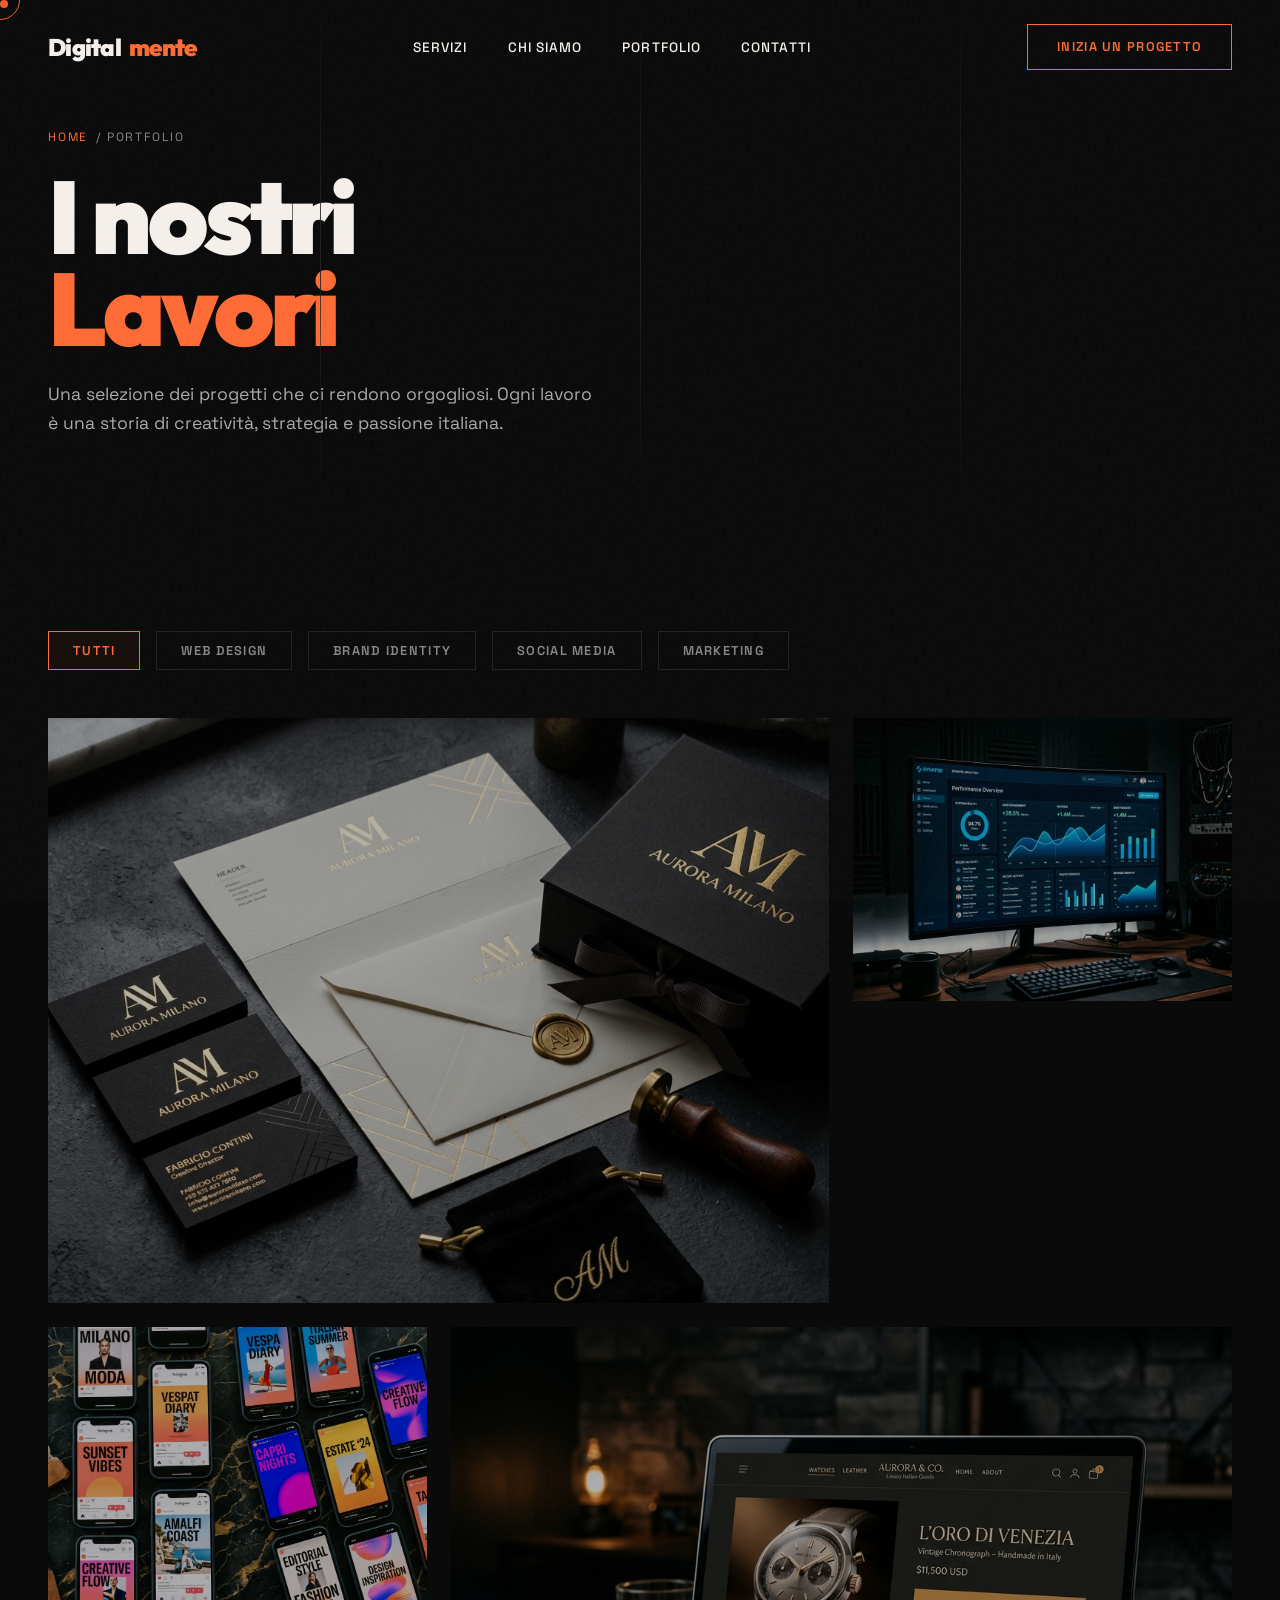
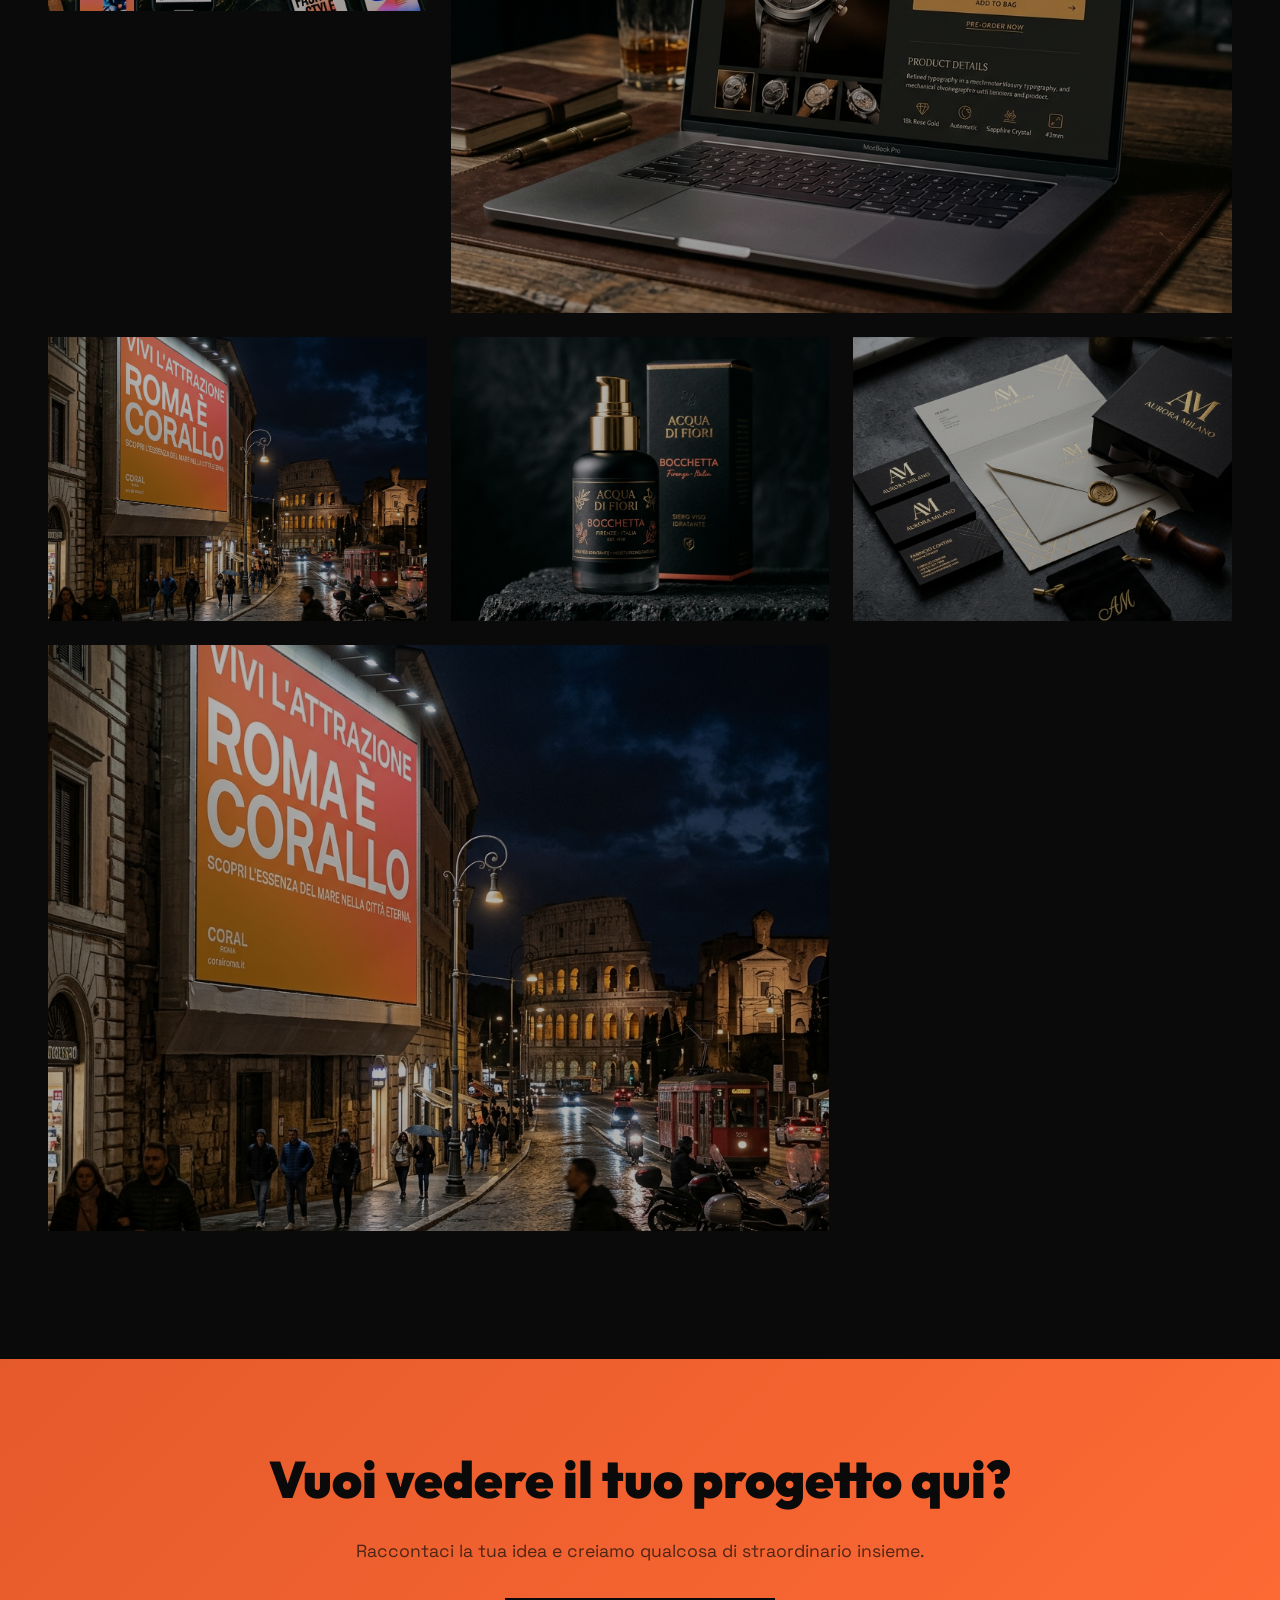
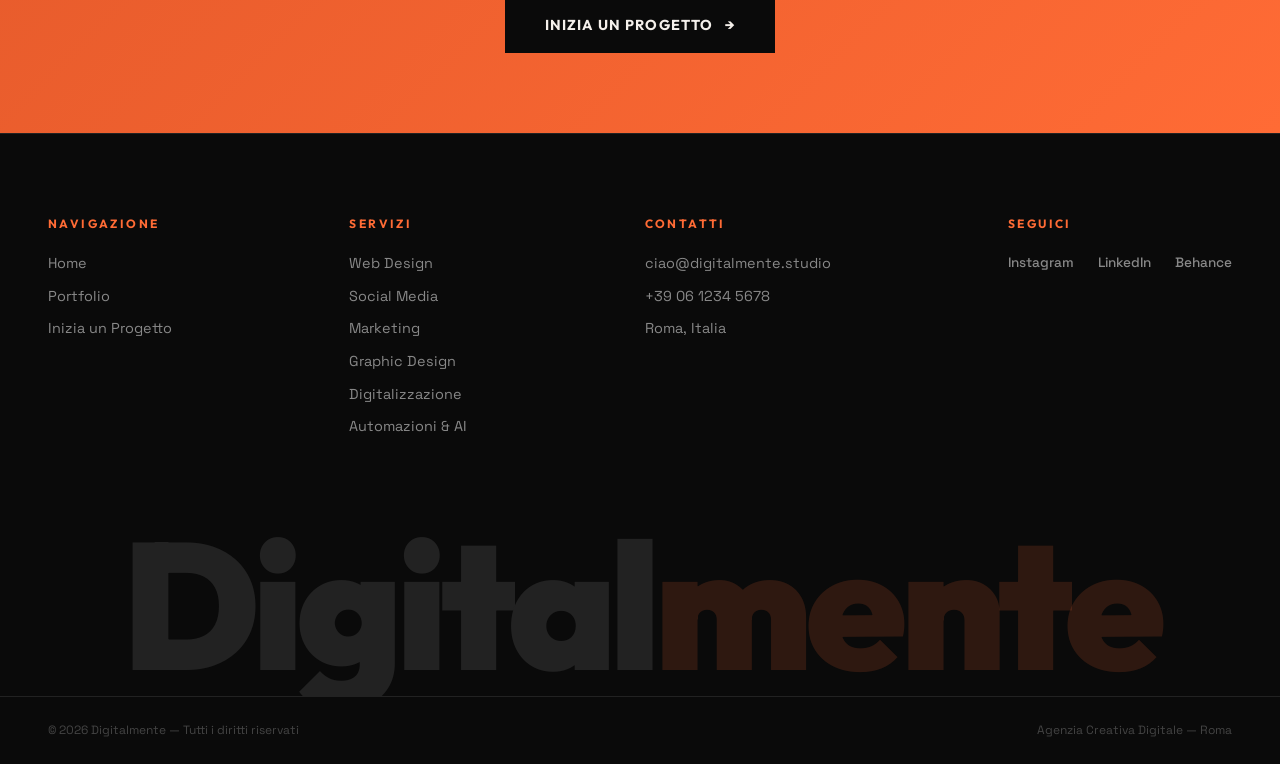
<file: portfolio.html>
<!DOCTYPE html>
<html lang="it">
<head>
  <meta charset="UTF-8">
  <meta name="viewport" content="width=device-width, initial-scale=1.0">
  <title>Portfolio — Digitalmente | I Nostri Lavori</title>
  <meta name="description" content="Scopri i progetti realizzati da Digitalmente: siti web, brand identity, campagne social e molto altro. Portfolio completo della nostra agenzia.">
  <link rel="icon" type="image/svg+xml" href="data:image/svg+xml,%3Csvg xmlns='http://www.w3.org/2000/svg' viewBox='0 0 32 32'%3E%3Crect width='32' height='32' rx='6' fill='%23FF6B35'/%3E%3Ctext x='50%25' y='55%25' dominant-baseline='middle' text-anchor='middle' fill='white' font-family='sans-serif' font-weight='900' font-size='20'%3ED%3C/text%3E%3C/svg%3E">
  <link rel="stylesheet" href="style.css">
</head>
<body>
  <div class="grain-overlay"></div>
  <div class="cursor-dot" id="cursorDot"></div>
  <div class="cursor-outline" id="cursorOutline"></div>

  <nav class="nav" id="nav">
    <a href="index.html" class="nav-logo">Digital<span class="accent">mente</span></a>
    <ul class="nav-links">
      <li><a href="index.html#servizi" data-hover>Servizi</a></li>
      <li><a href="index.html#chi-siamo" data-hover>Chi Siamo</a></li>
      <li><a href="portfolio.html" data-hover>Portfolio</a></li>
      <li><a href="index.html#contatti" data-hover>Contatti</a></li>
    </ul>
    <a href="inizia-progetto.html" class="nav-cta" data-hover>Inizia un progetto</a>
    <button class="menu-toggle" id="menuToggle" aria-label="Menu"><span></span><span></span><span></span></button>
  </nav>
  <div class="mobile-menu" id="mobileMenu">
    <a href="index.html">Home</a><a href="index.html#servizi">Servizi</a><a href="portfolio.html">Portfolio</a><a href="index.html#contatti">Contatti</a>
  </div>

  <!-- Page Hero -->
  <section class="page-hero">
    <div class="hero-bg-line"></div><div class="hero-bg-line"></div><div class="hero-bg-line"></div>
    <div class="breadcrumb"><a href="index.html">Home</a> / Portfolio</div>
    <h1 class="page-hero-title">I nostri<br><span class="accent-text">Lavori</span></h1>
    <p class="page-hero-subtitle">Una selezione dei progetti che ci rendono orgogliosi. Ogni lavoro è una storia di creatività, strategia e passione italiana.</p>
  </section>

  <!-- Filters + Grid -->
  <section class="section">
    <div class="portfolio-filters reveal">
      <button class="filter-btn active" data-filter="all">Tutti</button>
      <button class="filter-btn" data-filter="web">Web Design</button>
      <button class="filter-btn" data-filter="brand">Brand Identity</button>
      <button class="filter-btn" data-filter="social">Social Media</button>
      <button class="filter-btn" data-filter="marketing">Marketing</button>
    </div>

    <div class="portfolio-full-grid" id="portfolioGrid">
      <div class="portfolio-item wide reveal reveal-delay-1" data-category="brand" data-hover>
        <img src="assets/img/portfolio-branding.png" alt="Aurora Milano — Brand Identity">
        <div class="portfolio-overlay">
          <span class="portfolio-tag">Brand Identity</span>
          <span class="portfolio-name">Aurora Milano</span>
        </div>
      </div>
      <div class="portfolio-item reveal reveal-delay-2" data-category="web" data-hover>
        <img src="assets/img/portfolio-webapp.png" alt="Synapse Analytics — Web App">
        <div class="portfolio-overlay">
          <span class="portfolio-tag">Web Application</span>
          <span class="portfolio-name">Synapse Analytics</span>
        </div>
      </div>
      <div class="portfolio-item reveal reveal-delay-2" data-category="social" data-hover>
        <img src="assets/img/portfolio-social.png" alt="Italian Vibes Collection">
        <div class="portfolio-overlay">
          <span class="portfolio-tag">Social Media</span>
          <span class="portfolio-name">Italian Vibes Collection</span>
        </div>
      </div>
      <div class="portfolio-item wide reveal reveal-delay-3" data-category="web" data-hover>
        <img src="assets/img/portfolio-ecommerce.png" alt="Aurora & Co. — E-commerce">
        <div class="portfolio-overlay">
          <span class="portfolio-tag">E-Commerce</span>
          <span class="portfolio-name">Aurora & Co.</span>
        </div>
      </div>
      <div class="portfolio-item reveal reveal-delay-3" data-category="marketing" data-hover>
        <img src="assets/img/portfolio-campaign.png" alt="Coral Roma — Campagna Marketing">
        <div class="portfolio-overlay">
          <span class="portfolio-tag">Campagna Marketing</span>
          <span class="portfolio-name">Coral Roma</span>
        </div>
      </div>
      <div class="portfolio-item reveal reveal-delay-4" data-category="brand" data-hover>
        <img src="assets/img/portfolio-packaging.png" alt="Acqua di Fiori — Packaging">
        <div class="portfolio-overlay">
          <span class="portfolio-tag">Packaging Design</span>
          <span class="portfolio-name">Acqua di Fiori</span>
        </div>
      </div>
      <div class="portfolio-item reveal reveal-delay-4" data-category="web" data-hover>
        <img src="assets/img/portfolio-branding.png" alt="Velvet Studio — Sito Web">
        <div class="portfolio-overlay">
          <span class="portfolio-tag">Web Design</span>
          <span class="portfolio-name">Velvet Studio</span>
        </div>
      </div>
      <div class="portfolio-item wide reveal reveal-delay-4" data-category="social" data-hover>
        <img src="assets/img/portfolio-campaign.png" alt="Estate Romana — Social Campaign">
        <div class="portfolio-overlay">
          <span class="portfolio-tag">Social Campaign</span>
          <span class="portfolio-name">Estate Romana</span>
        </div>
      </div>
    </div>
  </section>

  <!-- CTA Banner -->
  <div class="service-cta-banner reveal">
    <h3>Vuoi vedere il tuo progetto qui?</h3>
    <p>Raccontaci la tua idea e creiamo qualcosa di straordinario insieme.</p>
    <a href="inizia-progetto.html" class="btn-dark" data-hover>Inizia un progetto <span>→</span></a>
  </div>

  <!-- Footer -->
  <footer class="footer">
    <div class="footer-top">
      <div class="footer-col"><h4>Navigazione</h4><a href="index.html">Home</a><a href="portfolio.html">Portfolio</a><a href="inizia-progetto.html">Inizia un Progetto</a></div>
      <div class="footer-col"><h4>Servizi</h4><a href="servizi/web-design.html">Web Design</a><a href="servizi/social-media.html">Social Media</a><a href="servizi/marketing.html">Marketing</a><a href="servizi/graphic-design.html">Graphic Design</a><a href="servizi/digitalizzazione.html">Digitalizzazione</a><a href="servizi/automazioni-ai.html">Automazioni & AI</a></div>
      <div class="footer-col"><h4>Contatti</h4><p>ciao@digitalmente.studio</p><p>+39 06 1234 5678</p><p>Roma, Italia</p></div>
      <div class="footer-col"><h4>Seguici</h4><div class="footer-social"><a href="#">Instagram</a><a href="#">LinkedIn</a><a href="#">Behance</a></div></div>
    </div>
    <div class="footer-wordmark">Digital<span class="accent">mente</span></div>
    <div class="footer-bottom"><span>© 2026 Digitalmente — Tutti i diritti riservati</span><span>Agenzia Creativa Digitale — Roma</span></div>
  </footer>

  <script src="main.js"></script>
  <script>
    // Force reveal all portfolio items after page load
    window.addEventListener('load', () => {
      setTimeout(() => {
        document.querySelectorAll('.portfolio-full-grid .portfolio-item').forEach((item, i) => {
          setTimeout(() => { item.classList.add('visible'); }, i * 100);
        });
      }, 300);
    });

    // Portfolio filter
    document.querySelectorAll('.filter-btn').forEach(btn => {
      btn.addEventListener('click', () => {
        document.querySelectorAll('.filter-btn').forEach(b => b.classList.remove('active'));
        btn.classList.add('active');
        const filter = btn.dataset.filter;
        let delay = 0;
        document.querySelectorAll('.portfolio-item').forEach(item => {
          if (filter === 'all' || item.dataset.category === filter) {
            item.style.display = '';
            item.style.opacity = '0';
            item.style.transform = 'translateY(20px)';
            setTimeout(() => {
              item.style.transition = 'opacity 0.5s ease, transform 0.5s ease';
              item.style.opacity = '1';
              item.style.transform = 'translateY(0)';
            }, delay * 80 + 50);
            delay++;
          } else {
            item.style.display = 'none';
          }
        });
      });
    });
  </script>
</body>
</html>
</file>
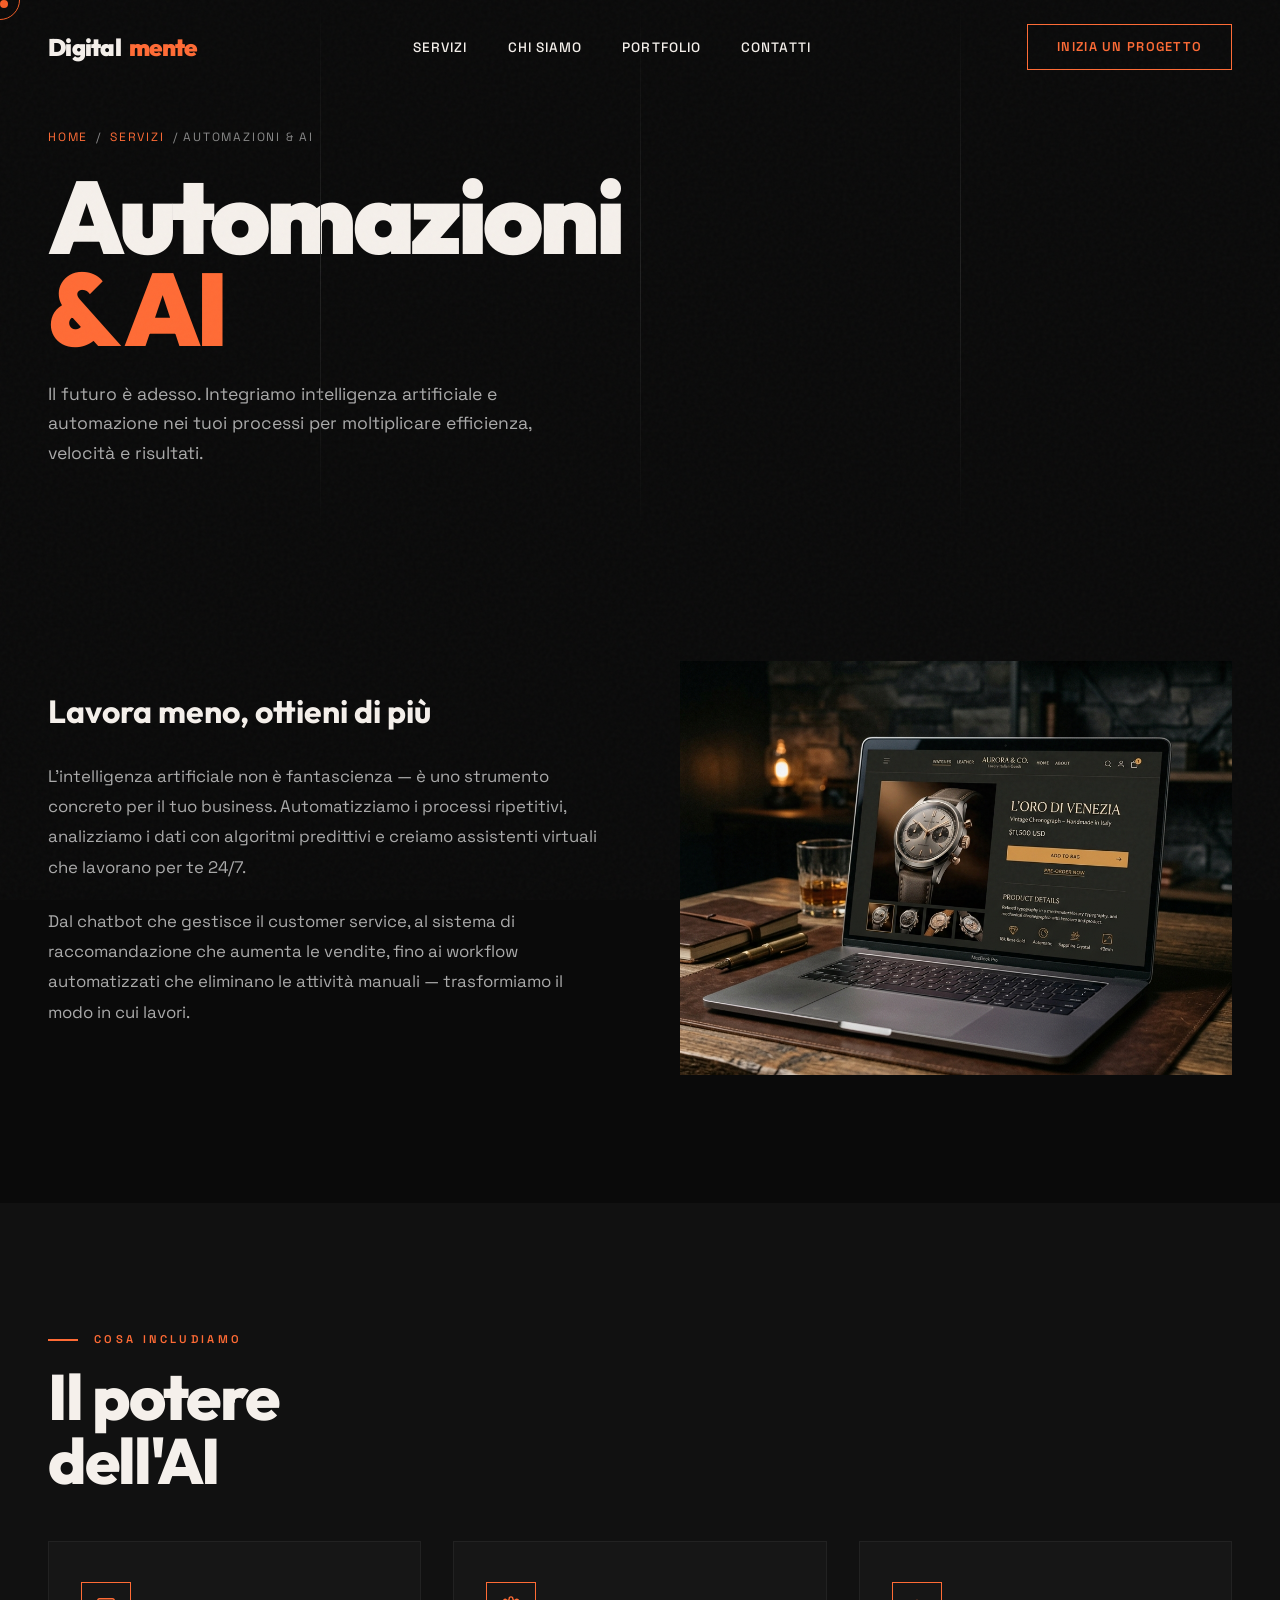
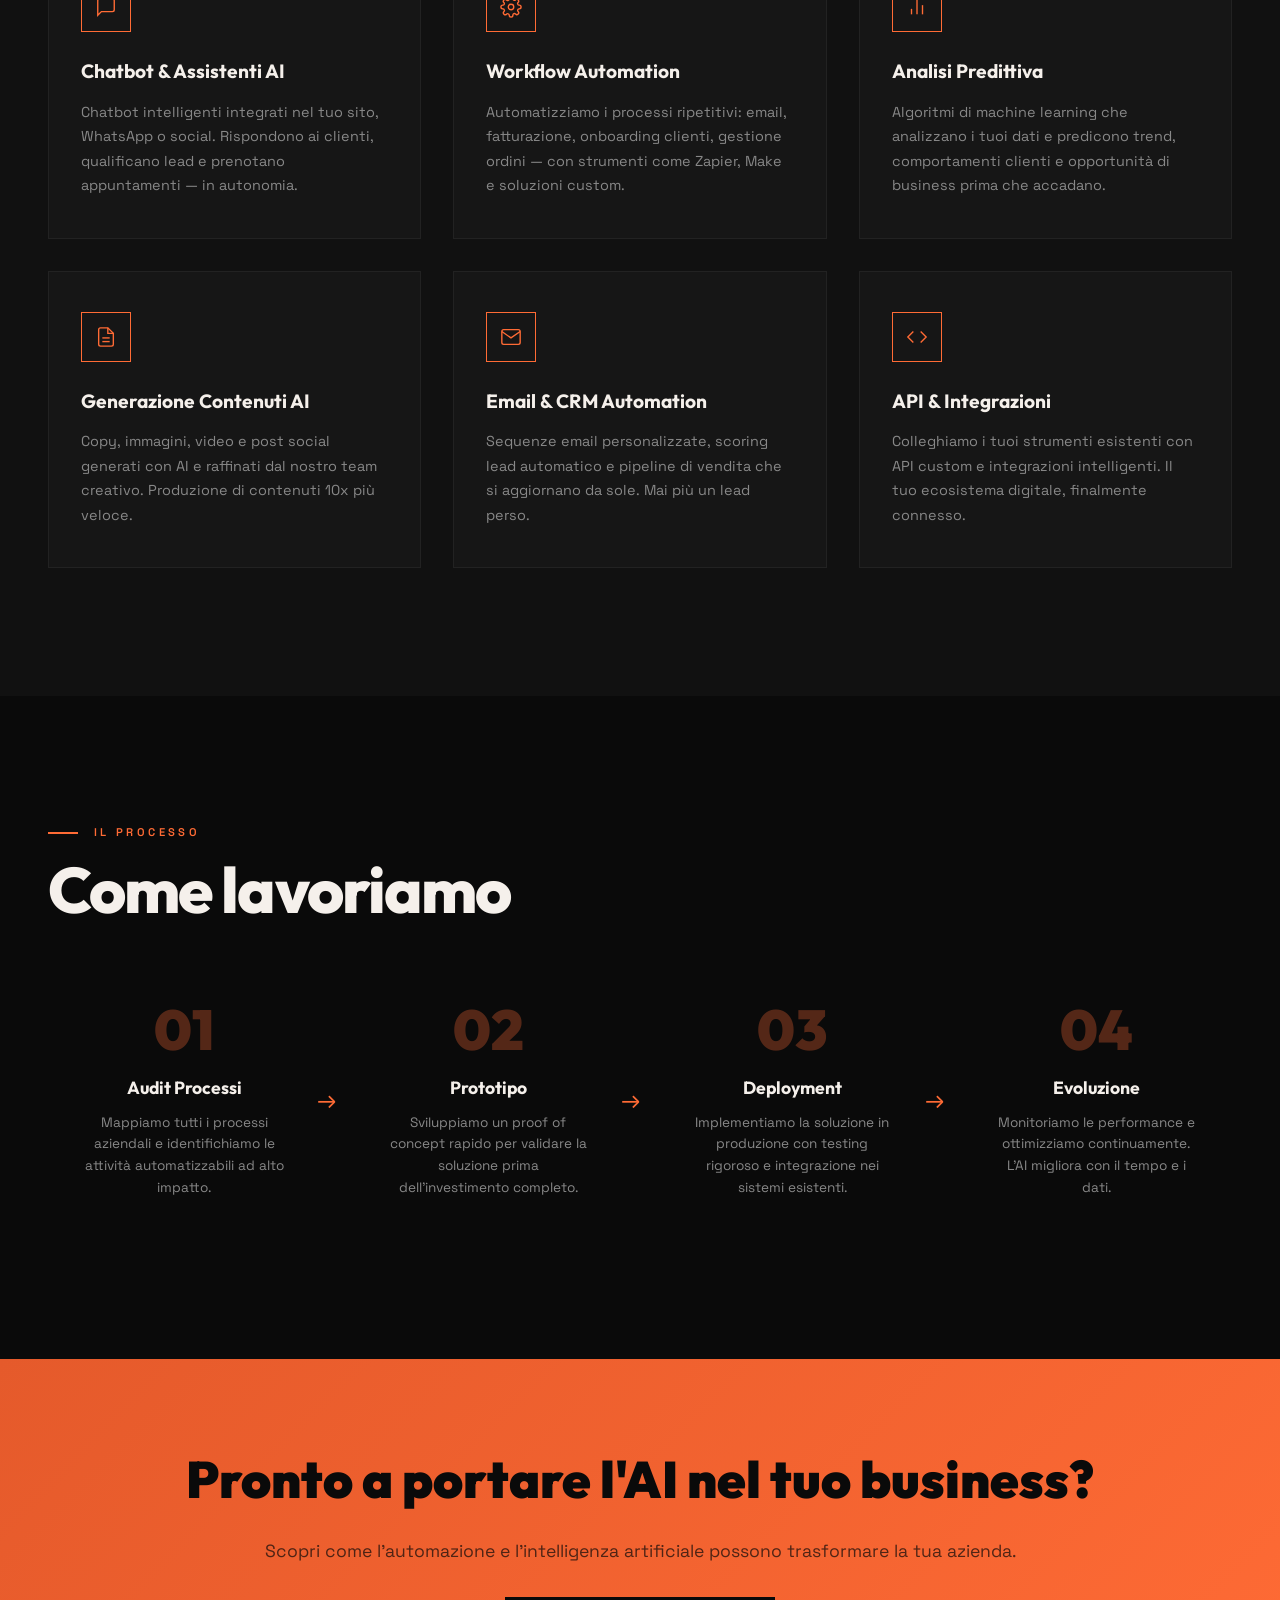
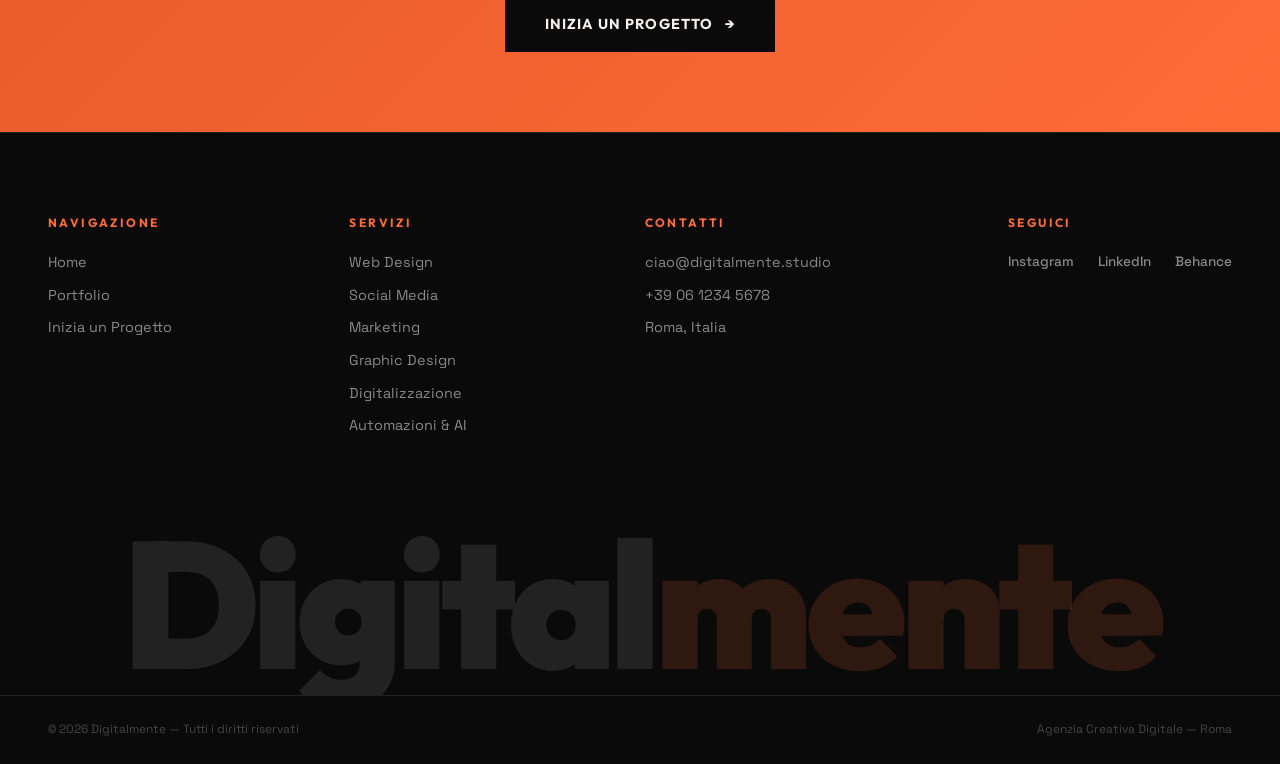
<file: servizi/automazioni-ai.html>
<!DOCTYPE html>
<html lang="it">
<head>
  <meta charset="UTF-8">
  <meta name="viewport" content="width=device-width, initial-scale=1.0">
  <title>Automazioni & AI — Digitalmente</title>
  <meta name="description" content="Intelligenza artificiale e automazione al servizio del tuo business. Chatbot, workflow automatizzati, analisi predittiva e soluzioni AI su misura.">
  <link rel="icon" type="image/svg+xml" href="data:image/svg+xml,%3Csvg xmlns='http://www.w3.org/2000/svg' viewBox='0 0 32 32'%3E%3Crect width='32' height='32' rx='6' fill='%23FF6B35'/%3E%3Ctext x='50%25' y='55%25' dominant-baseline='middle' text-anchor='middle' fill='white' font-family='sans-serif' font-weight='900' font-size='20'%3ED%3C/text%3E%3C/svg%3E">
  <link rel="stylesheet" href="../style.css">
</head>
<body>
  <div class="grain-overlay"></div>
  <div class="cursor-dot" id="cursorDot"></div>
  <div class="cursor-outline" id="cursorOutline"></div>
  <nav class="nav" id="nav">
    <a href="../index.html" class="nav-logo">Digital<span class="accent">mente</span></a>
    <ul class="nav-links">
      <li><a href="../index.html#servizi" data-hover>Servizi</a></li>
      <li><a href="../index.html#chi-siamo" data-hover>Chi Siamo</a></li>
      <li><a href="../portfolio.html" data-hover>Portfolio</a></li>
      <li><a href="../index.html#contatti" data-hover>Contatti</a></li>
    </ul>
    <a href="../inizia-progetto.html" class="nav-cta" data-hover>Inizia un progetto</a>
    <button class="menu-toggle" id="menuToggle" aria-label="Menu"><span></span><span></span><span></span></button>
  </nav>
  <div class="mobile-menu" id="mobileMenu"><a href="../index.html">Home</a><a href="../index.html#servizi">Servizi</a><a href="../portfolio.html">Portfolio</a><a href="../inizia-progetto.html">Inizia un Progetto</a></div>

  <section class="page-hero">
    <div class="hero-bg-line"></div><div class="hero-bg-line"></div><div class="hero-bg-line"></div>
    <div class="breadcrumb"><a href="../index.html">Home</a> / <a href="../index.html#servizi">Servizi</a> / Automazioni & AI</div>
    <h1 class="page-hero-title">Automazioni<br><span class="accent-text">& AI</span></h1>
    <p class="page-hero-subtitle">Il futuro è adesso. Integriamo intelligenza artificiale e automazione nei tuoi processi per moltiplicare efficienza, velocità e risultati.</p>
  </section>

  <section class="section">
    <div class="service-detail-intro">
      <div class="service-detail-text reveal">
        <h3>Lavora meno, ottieni di più</h3>
        <p>L'intelligenza artificiale non è fantascienza — è uno strumento concreto per il tuo business. Automatizziamo i processi ripetitivi, analizziamo i dati con algoritmi predittivi e creiamo assistenti virtuali che lavorano per te 24/7.</p>
        <p>Dal chatbot che gestisce il customer service, al sistema di raccomandazione che aumenta le vendite, fino ai workflow automatizzati che eliminano le attività manuali — trasformiamo il modo in cui lavori.</p>
      </div>
      <div class="service-detail-img reveal reveal-delay-2">
        <img src="../assets/img/portfolio-ecommerce.png" alt="Automazioni AI Digitalmente">
      </div>
    </div>
  </section>

  <section class="section" style="background: var(--black-light);">
    <div class="section-label reveal">Cosa includiamo</div>
    <h2 class="section-title reveal reveal-delay-1">Il potere<br>dell'AI</h2>
    <div class="service-features">
      <div class="feature-card reveal reveal-delay-1">
        <div class="feature-icon"><svg width="22" height="22" viewBox="0 0 24 24" fill="none" stroke="currentColor" stroke-width="1.5"><path d="M21 15a2 2 0 0 1-2 2H7l-4 4V5a2 2 0 0 1 2-2h14a2 2 0 0 1 2 2z"/></svg></div>
        <h4>Chatbot & Assistenti AI</h4>
        <p>Chatbot intelligenti integrati nel tuo sito, WhatsApp o social. Rispondono ai clienti, qualificano lead e prenotano appuntamenti — in autonomia.</p>
      </div>
      <div class="feature-card reveal reveal-delay-2">
        <div class="feature-icon"><svg width="22" height="22" viewBox="0 0 24 24" fill="none" stroke="currentColor" stroke-width="1.5"><circle cx="12" cy="12" r="3"/><path d="M19.4 15a1.65 1.65 0 0 0 .33 1.82l.06.06a2 2 0 0 1-2.83 2.83l-.06-.06a1.65 1.65 0 0 0-1.82-.33 1.65 1.65 0 0 0-1 1.51V21a2 2 0 0 1-4 0v-.09A1.65 1.65 0 0 0 9 19.4a1.65 1.65 0 0 0-1.82.33l-.06.06a2 2 0 0 1-2.83-2.83l.06-.06A1.65 1.65 0 0 0 4.68 15a1.65 1.65 0 0 0-1.51-1H3a2 2 0 0 1 0-4h.09A1.65 1.65 0 0 0 4.6 9a1.65 1.65 0 0 0-.33-1.82l-.06-.06a2 2 0 0 1 2.83-2.83l.06.06A1.65 1.65 0 0 0 9 4.68a1.65 1.65 0 0 0 1-1.51V3a2 2 0 0 1 4 0v.09a1.65 1.65 0 0 0 1 1.51 1.65 1.65 0 0 0 1.82-.33l.06-.06a2 2 0 0 1 2.83 2.83l-.06.06A1.65 1.65 0 0 0 19.4 9a1.65 1.65 0 0 0 1.51 1H21a2 2 0 0 1 0 4h-.09a1.65 1.65 0 0 0-1.51 1z"/></svg></div>
        <h4>Workflow Automation</h4>
        <p>Automatizziamo i processi ripetitivi: email, fatturazione, onboarding clienti, gestione ordini — con strumenti come Zapier, Make e soluzioni custom.</p>
      </div>
      <div class="feature-card reveal reveal-delay-3">
        <div class="feature-icon"><svg width="22" height="22" viewBox="0 0 24 24" fill="none" stroke="currentColor" stroke-width="1.5"><path d="M18 20V10"/><path d="M12 20V4"/><path d="M6 20v-6"/></svg></div>
        <h4>Analisi Predittiva</h4>
        <p>Algoritmi di machine learning che analizzano i tuoi dati e predicono trend, comportamenti clienti e opportunità di business prima che accadano.</p>
      </div>
      <div class="feature-card reveal reveal-delay-1">
        <div class="feature-icon"><svg width="22" height="22" viewBox="0 0 24 24" fill="none" stroke="currentColor" stroke-width="1.5"><path d="M14 2H6a2 2 0 0 0-2 2v16a2 2 0 0 0 2 2h12a2 2 0 0 0 2-2V8z"/><polyline points="14 2 14 8 20 8"/><line x1="16" y1="13" x2="8" y2="13"/><line x1="16" y1="17" x2="8" y2="17"/></svg></div>
        <h4>Generazione Contenuti AI</h4>
        <p>Copy, immagini, video e post social generati con AI e raffinati dal nostro team creativo. Produzione di contenuti 10x più veloce.</p>
      </div>
      <div class="feature-card reveal reveal-delay-2">
        <div class="feature-icon"><svg width="22" height="22" viewBox="0 0 24 24" fill="none" stroke="currentColor" stroke-width="1.5"><path d="M4 4h16c1.1 0 2 .9 2 2v12c0 1.1-.9 2-2 2H4c-1.1 0-2-.9-2-2V6c0-1.1.9-2 2-2z"/><polyline points="22,6 12,13 2,6"/></svg></div>
        <h4>Email & CRM Automation</h4>
        <p>Sequenze email personalizzate, scoring lead automatico e pipeline di vendita che si aggiornano da sole. Mai più un lead perso.</p>
      </div>
      <div class="feature-card reveal reveal-delay-3">
        <div class="feature-icon"><svg width="22" height="22" viewBox="0 0 24 24" fill="none" stroke="currentColor" stroke-width="1.5"><polyline points="16 18 22 12 16 6"/><polyline points="8 6 2 12 8 18"/></svg></div>
        <h4>API & Integrazioni</h4>
        <p>Colleghiamo i tuoi strumenti esistenti con API custom e integrazioni intelligenti. Il tuo ecosistema digitale, finalmente connesso.</p>
      </div>
    </div>
  </section>

  <section class="section">
    <div class="section-label reveal">Il Processo</div>
    <h2 class="section-title reveal reveal-delay-1">Come lavoriamo</h2>
    <div class="service-process">
      <div class="process-step reveal reveal-delay-1"><div class="process-number">01</div><h4>Audit Processi</h4><p>Mappiamo tutti i processi aziendali e identifichiamo le attività automatizzabili ad alto impatto.</p></div>
      <div class="process-step reveal reveal-delay-2"><div class="process-number">02</div><h4>Prototipo</h4><p>Sviluppiamo un proof of concept rapido per validare la soluzione prima dell'investimento completo.</p></div>
      <div class="process-step reveal reveal-delay-3"><div class="process-number">03</div><h4>Deployment</h4><p>Implementiamo la soluzione in produzione con testing rigoroso e integrazione nei sistemi esistenti.</p></div>
      <div class="process-step reveal reveal-delay-4"><div class="process-number">04</div><h4>Evoluzione</h4><p>Monitoriamo le performance e ottimizziamo continuamente. L'AI migliora con il tempo e i dati.</p></div>
    </div>
  </section>

  <div class="service-cta-banner reveal">
    <h3>Pronto a portare l'AI nel tuo business?</h3>
    <p>Scopri come l'automazione e l'intelligenza artificiale possono trasformare la tua azienda.</p>
    <a href="../inizia-progetto.html" class="btn-dark" data-hover>Inizia un progetto <span>→</span></a>
  </div>

  <footer class="footer">
    <div class="footer-top">
      <div class="footer-col"><h4>Navigazione</h4><a href="../index.html">Home</a><a href="../portfolio.html">Portfolio</a><a href="../inizia-progetto.html">Inizia un Progetto</a></div>
      <div class="footer-col"><h4>Servizi</h4><a href="web-design.html">Web Design</a><a href="social-media.html">Social Media</a><a href="marketing.html">Marketing</a><a href="graphic-design.html">Graphic Design</a><a href="digitalizzazione.html">Digitalizzazione</a><a href="automazioni-ai.html">Automazioni &amp; AI</a></div>
      <div class="footer-col"><h4>Contatti</h4><p>ciao@digitalmente.studio</p><p>+39 06 1234 5678</p><p>Roma, Italia</p></div>
      <div class="footer-col"><h4>Seguici</h4><div class="footer-social"><a href="#">Instagram</a><a href="#">LinkedIn</a><a href="#">Behance</a></div></div>
    </div>
    <div class="footer-wordmark">Digital<span class="accent">mente</span></div>
    <div class="footer-bottom"><span>© 2026 Digitalmente — Tutti i diritti riservati</span><span>Agenzia Creativa Digitale — Roma</span></div>
  </footer>
  <script src="../main.js"></script>
</body>
</html>
</file>
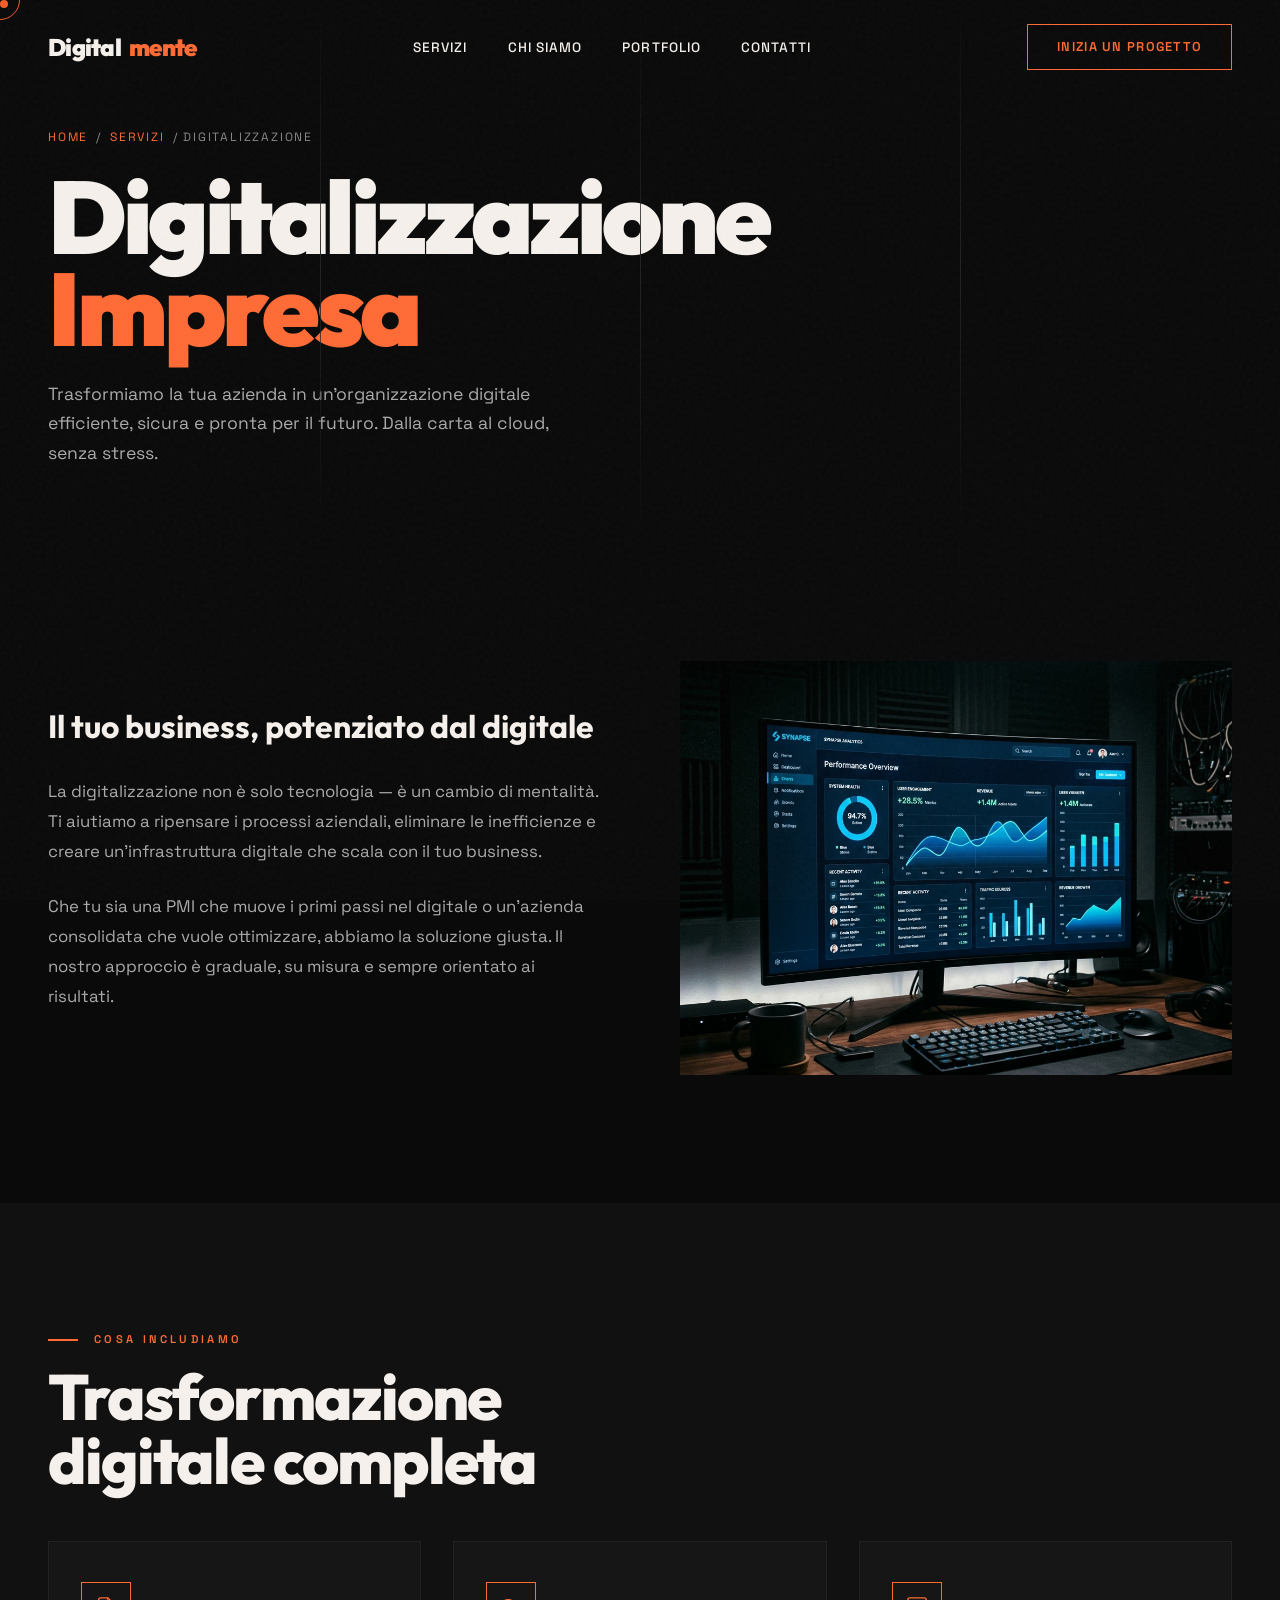
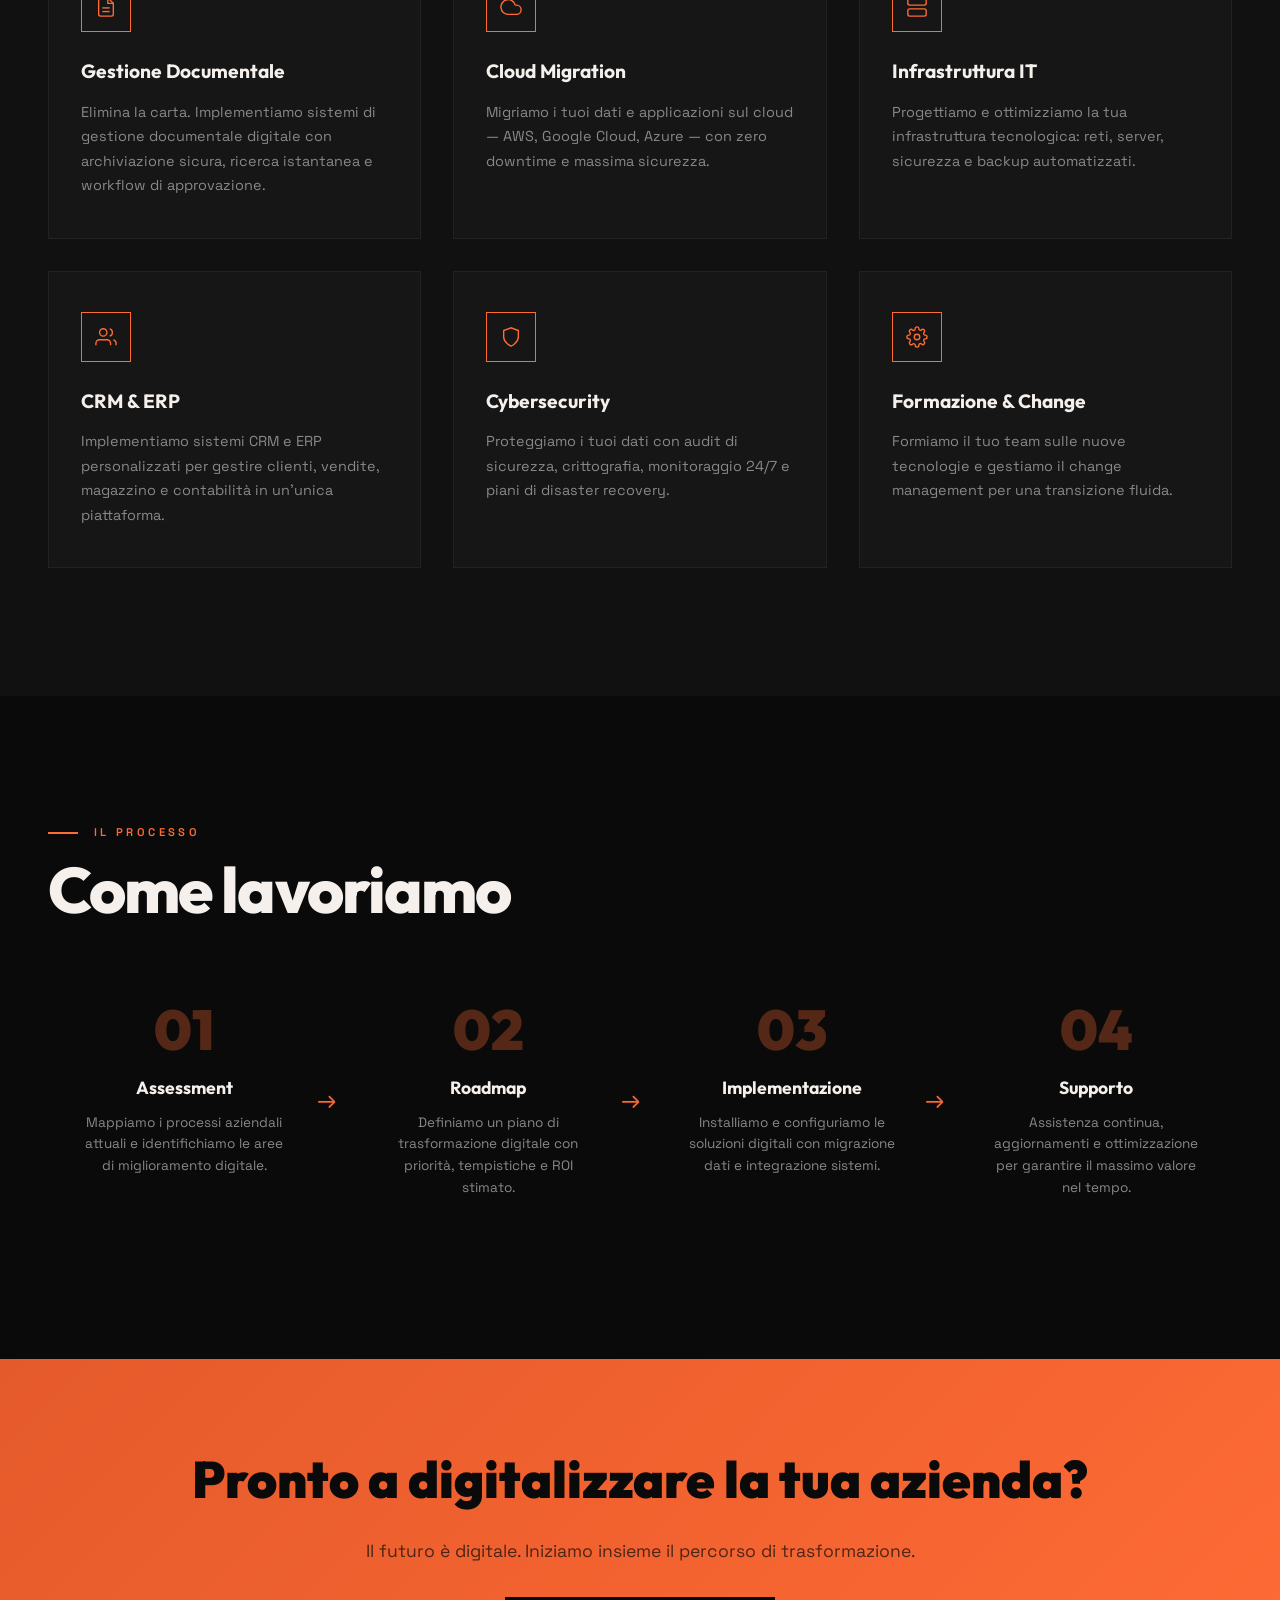
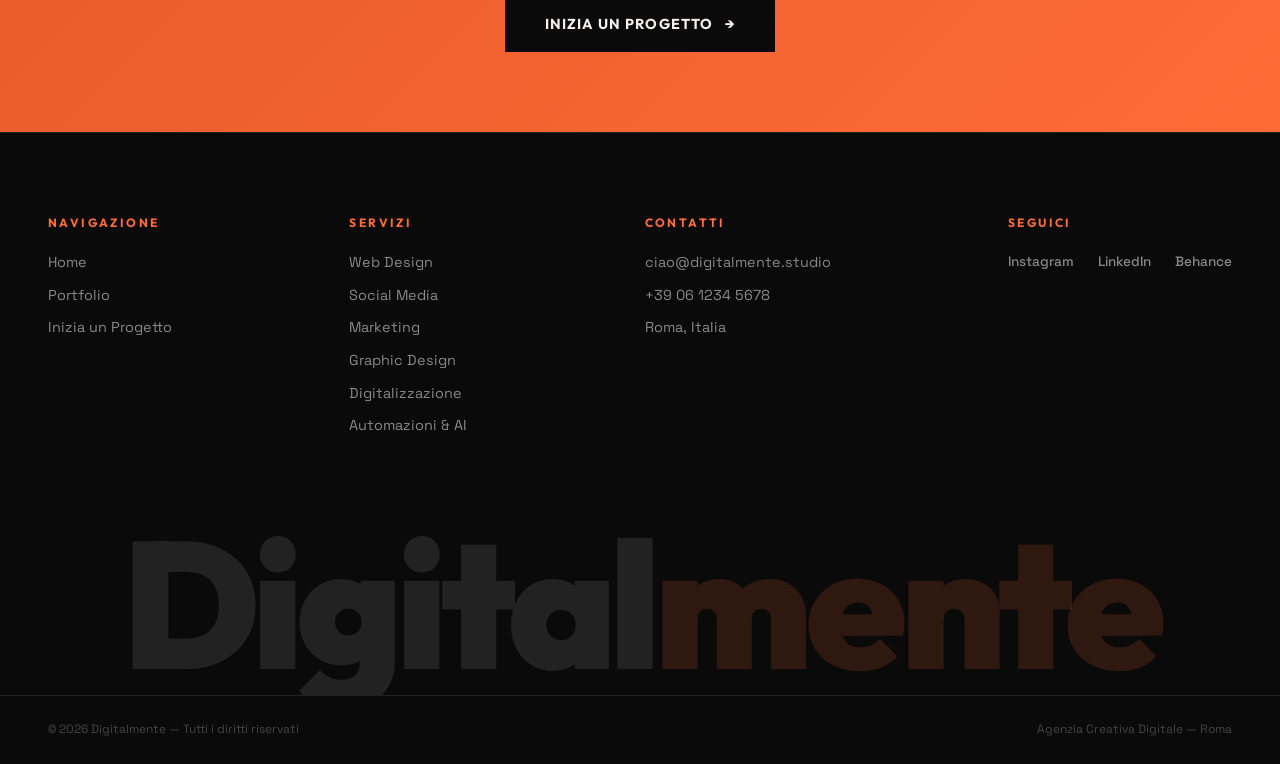
<file: servizi/digitalizzazione.html>
<!DOCTYPE html>
<html lang="it">
<head>
  <meta charset="UTF-8">
  <meta name="viewport" content="width=device-width, initial-scale=1.0">
  <title>Digitalizzazione Impresa — Digitalmente</title>
  <meta name="description" content="Portiamo la tua azienda nel futuro digitale. Gestione documentale, cloud migration, processi automatizzati e trasformazione digitale completa.">
  <link rel="icon" type="image/svg+xml" href="data:image/svg+xml,%3Csvg xmlns='http://www.w3.org/2000/svg' viewBox='0 0 32 32'%3E%3Crect width='32' height='32' rx='6' fill='%23FF6B35'/%3E%3Ctext x='50%25' y='55%25' dominant-baseline='middle' text-anchor='middle' fill='white' font-family='sans-serif' font-weight='900' font-size='20'%3ED%3C/text%3E%3C/svg%3E">
  <link rel="stylesheet" href="../style.css">
</head>
<body>
  <div class="grain-overlay"></div>
  <div class="cursor-dot" id="cursorDot"></div>
  <div class="cursor-outline" id="cursorOutline"></div>
  <nav class="nav" id="nav">
    <a href="../index.html" class="nav-logo">Digital<span class="accent">mente</span></a>
    <ul class="nav-links">
      <li><a href="../index.html#servizi" data-hover>Servizi</a></li>
      <li><a href="../index.html#chi-siamo" data-hover>Chi Siamo</a></li>
      <li><a href="../portfolio.html" data-hover>Portfolio</a></li>
      <li><a href="../index.html#contatti" data-hover>Contatti</a></li>
    </ul>
    <a href="../inizia-progetto.html" class="nav-cta" data-hover>Inizia un progetto</a>
    <button class="menu-toggle" id="menuToggle" aria-label="Menu"><span></span><span></span><span></span></button>
  </nav>
  <div class="mobile-menu" id="mobileMenu"><a href="../index.html">Home</a><a href="../index.html#servizi">Servizi</a><a href="../portfolio.html">Portfolio</a><a href="../inizia-progetto.html">Inizia un Progetto</a></div>

  <section class="page-hero">
    <div class="hero-bg-line"></div><div class="hero-bg-line"></div><div class="hero-bg-line"></div>
    <div class="breadcrumb"><a href="../index.html">Home</a> / <a href="../index.html#servizi">Servizi</a> / Digitalizzazione</div>
    <h1 class="page-hero-title">Digitalizzazione<br><span class="accent-text">Impresa</span></h1>
    <p class="page-hero-subtitle">Trasformiamo la tua azienda in un'organizzazione digitale efficiente, sicura e pronta per il futuro. Dalla carta al cloud, senza stress.</p>
  </section>

  <section class="section">
    <div class="service-detail-intro">
      <div class="service-detail-text reveal">
        <h3>Il tuo business, potenziato dal digitale</h3>
        <p>La digitalizzazione non è solo tecnologia — è un cambio di mentalità. Ti aiutiamo a ripensare i processi aziendali, eliminare le inefficienze e creare un'infrastruttura digitale che scala con il tuo business.</p>
        <p>Che tu sia una PMI che muove i primi passi nel digitale o un'azienda consolidata che vuole ottimizzare, abbiamo la soluzione giusta. Il nostro approccio è graduale, su misura e sempre orientato ai risultati.</p>
      </div>
      <div class="service-detail-img reveal reveal-delay-2">
        <img src="../assets/img/portfolio-webapp.png" alt="Digitalizzazione Impresa Digitalmente">
      </div>
    </div>
  </section>

  <section class="section" style="background: var(--black-light);">
    <div class="section-label reveal">Cosa includiamo</div>
    <h2 class="section-title reveal reveal-delay-1">Trasformazione<br>digitale completa</h2>
    <div class="service-features">
      <div class="feature-card reveal reveal-delay-1">
        <div class="feature-icon"><svg width="22" height="22" viewBox="0 0 24 24" fill="none" stroke="currentColor" stroke-width="1.5"><path d="M14 2H6a2 2 0 0 0-2 2v16a2 2 0 0 0 2 2h12a2 2 0 0 0 2-2V8z"/><polyline points="14 2 14 8 20 8"/><line x1="16" y1="13" x2="8" y2="13"/><line x1="16" y1="17" x2="8" y2="17"/></svg></div>
        <h4>Gestione Documentale</h4>
        <p>Elimina la carta. Implementiamo sistemi di gestione documentale digitale con archiviazione sicura, ricerca istantanea e workflow di approvazione.</p>
      </div>
      <div class="feature-card reveal reveal-delay-2">
        <div class="feature-icon"><svg width="22" height="22" viewBox="0 0 24 24" fill="none" stroke="currentColor" stroke-width="1.5"><path d="M18 10h-1.26A8 8 0 1 0 9 20h9a5 5 0 0 0 0-10z"/></svg></div>
        <h4>Cloud Migration</h4>
        <p>Migriamo i tuoi dati e applicazioni sul cloud — AWS, Google Cloud, Azure — con zero downtime e massima sicurezza.</p>
      </div>
      <div class="feature-card reveal reveal-delay-3">
        <div class="feature-icon"><svg width="22" height="22" viewBox="0 0 24 24" fill="none" stroke="currentColor" stroke-width="1.5"><rect x="2" y="2" width="20" height="8" rx="2"/><rect x="2" y="14" width="20" height="8" rx="2"/><line x1="6" y1="6" x2="6.01" y2="6"/><line x1="6" y1="18" x2="6.01" y2="18"/></svg></div>
        <h4>Infrastruttura IT</h4>
        <p>Progettiamo e ottimizziamo la tua infrastruttura tecnologica: reti, server, sicurezza e backup automatizzati.</p>
      </div>
      <div class="feature-card reveal reveal-delay-1">
        <div class="feature-icon"><svg width="22" height="22" viewBox="0 0 24 24" fill="none" stroke="currentColor" stroke-width="1.5"><path d="M17 21v-2a4 4 0 0 0-4-4H5a4 4 0 0 0-4 4v2"/><circle cx="9" cy="7" r="4"/><path d="M23 21v-2a4 4 0 0 0-3-3.87"/><path d="M16 3.13a4 4 0 0 1 0 7.75"/></svg></div>
        <h4>CRM & ERP</h4>
        <p>Implementiamo sistemi CRM e ERP personalizzati per gestire clienti, vendite, magazzino e contabilità in un'unica piattaforma.</p>
      </div>
      <div class="feature-card reveal reveal-delay-2">
        <div class="feature-icon"><svg width="22" height="22" viewBox="0 0 24 24" fill="none" stroke="currentColor" stroke-width="1.5"><path d="M12 22s8-4 8-10V5l-8-3-8 3v7c0 6 8 10 8 10z"/></svg></div>
        <h4>Cybersecurity</h4>
        <p>Proteggiamo i tuoi dati con audit di sicurezza, crittografia, monitoraggio 24/7 e piani di disaster recovery.</p>
      </div>
      <div class="feature-card reveal reveal-delay-3">
        <div class="feature-icon"><svg width="22" height="22" viewBox="0 0 24 24" fill="none" stroke="currentColor" stroke-width="1.5"><circle cx="12" cy="12" r="3"/><path d="M19.4 15a1.65 1.65 0 0 0 .33 1.82l.06.06a2 2 0 0 1-2.83 2.83l-.06-.06a1.65 1.65 0 0 0-1.82-.33 1.65 1.65 0 0 0-1 1.51V21a2 2 0 0 1-4 0v-.09A1.65 1.65 0 0 0 9 19.4a1.65 1.65 0 0 0-1.82.33l-.06.06a2 2 0 0 1-2.83-2.83l.06-.06A1.65 1.65 0 0 0 4.68 15a1.65 1.65 0 0 0-1.51-1H3a2 2 0 0 1 0-4h.09A1.65 1.65 0 0 0 4.6 9a1.65 1.65 0 0 0-.33-1.82l-.06-.06a2 2 0 0 1 2.83-2.83l.06.06A1.65 1.65 0 0 0 9 4.68a1.65 1.65 0 0 0 1-1.51V3a2 2 0 0 1 4 0v.09a1.65 1.65 0 0 0 1 1.51 1.65 1.65 0 0 0 1.82-.33l.06-.06a2 2 0 0 1 2.83 2.83l-.06.06A1.65 1.65 0 0 0 19.4 9a1.65 1.65 0 0 0 1.51 1H21a2 2 0 0 1 0 4h-.09a1.65 1.65 0 0 0-1.51 1z"/></svg></div>
        <h4>Formazione & Change</h4>
        <p>Formiamo il tuo team sulle nuove tecnologie e gestiamo il change management per una transizione fluida.</p>
      </div>
    </div>
  </section>

  <section class="section">
    <div class="section-label reveal">Il Processo</div>
    <h2 class="section-title reveal reveal-delay-1">Come lavoriamo</h2>
    <div class="service-process">
      <div class="process-step reveal reveal-delay-1"><div class="process-number">01</div><h4>Assessment</h4><p>Mappiamo i processi aziendali attuali e identifichiamo le aree di miglioramento digitale.</p></div>
      <div class="process-step reveal reveal-delay-2"><div class="process-number">02</div><h4>Roadmap</h4><p>Definiamo un piano di trasformazione digitale con priorità, tempistiche e ROI stimato.</p></div>
      <div class="process-step reveal reveal-delay-3"><div class="process-number">03</div><h4>Implementazione</h4><p>Installiamo e configuriamo le soluzioni digitali con migrazione dati e integrazione sistemi.</p></div>
      <div class="process-step reveal reveal-delay-4"><div class="process-number">04</div><h4>Supporto</h4><p>Assistenza continua, aggiornamenti e ottimizzazione per garantire il massimo valore nel tempo.</p></div>
    </div>
  </section>

  <div class="service-cta-banner reveal">
    <h3>Pronto a digitalizzare la tua azienda?</h3>
    <p>Il futuro è digitale. Iniziamo insieme il percorso di trasformazione.</p>
    <a href="../inizia-progetto.html" class="btn-dark" data-hover>Inizia un progetto <span>→</span></a>
  </div>

  <footer class="footer">
    <div class="footer-top">
      <div class="footer-col"><h4>Navigazione</h4><a href="../index.html">Home</a><a href="../portfolio.html">Portfolio</a><a href="../inizia-progetto.html">Inizia un Progetto</a></div>
      <div class="footer-col"><h4>Servizi</h4><a href="web-design.html">Web Design</a><a href="social-media.html">Social Media</a><a href="marketing.html">Marketing</a><a href="graphic-design.html">Graphic Design</a><a href="digitalizzazione.html">Digitalizzazione</a><a href="automazioni-ai.html">Automazioni &amp; AI</a></div>
      <div class="footer-col"><h4>Contatti</h4><p>ciao@digitalmente.studio</p><p>+39 06 1234 5678</p><p>Roma, Italia</p></div>
      <div class="footer-col"><h4>Seguici</h4><div class="footer-social"><a href="#">Instagram</a><a href="#">LinkedIn</a><a href="#">Behance</a></div></div>
    </div>
    <div class="footer-wordmark">Digital<span class="accent">mente</span></div>
    <div class="footer-bottom"><span>© 2026 Digitalmente — Tutti i diritti riservati</span><span>Agenzia Creativa Digitale — Roma</span></div>
  </footer>
  <script src="../main.js"></script>
</body>
</html>
</file>
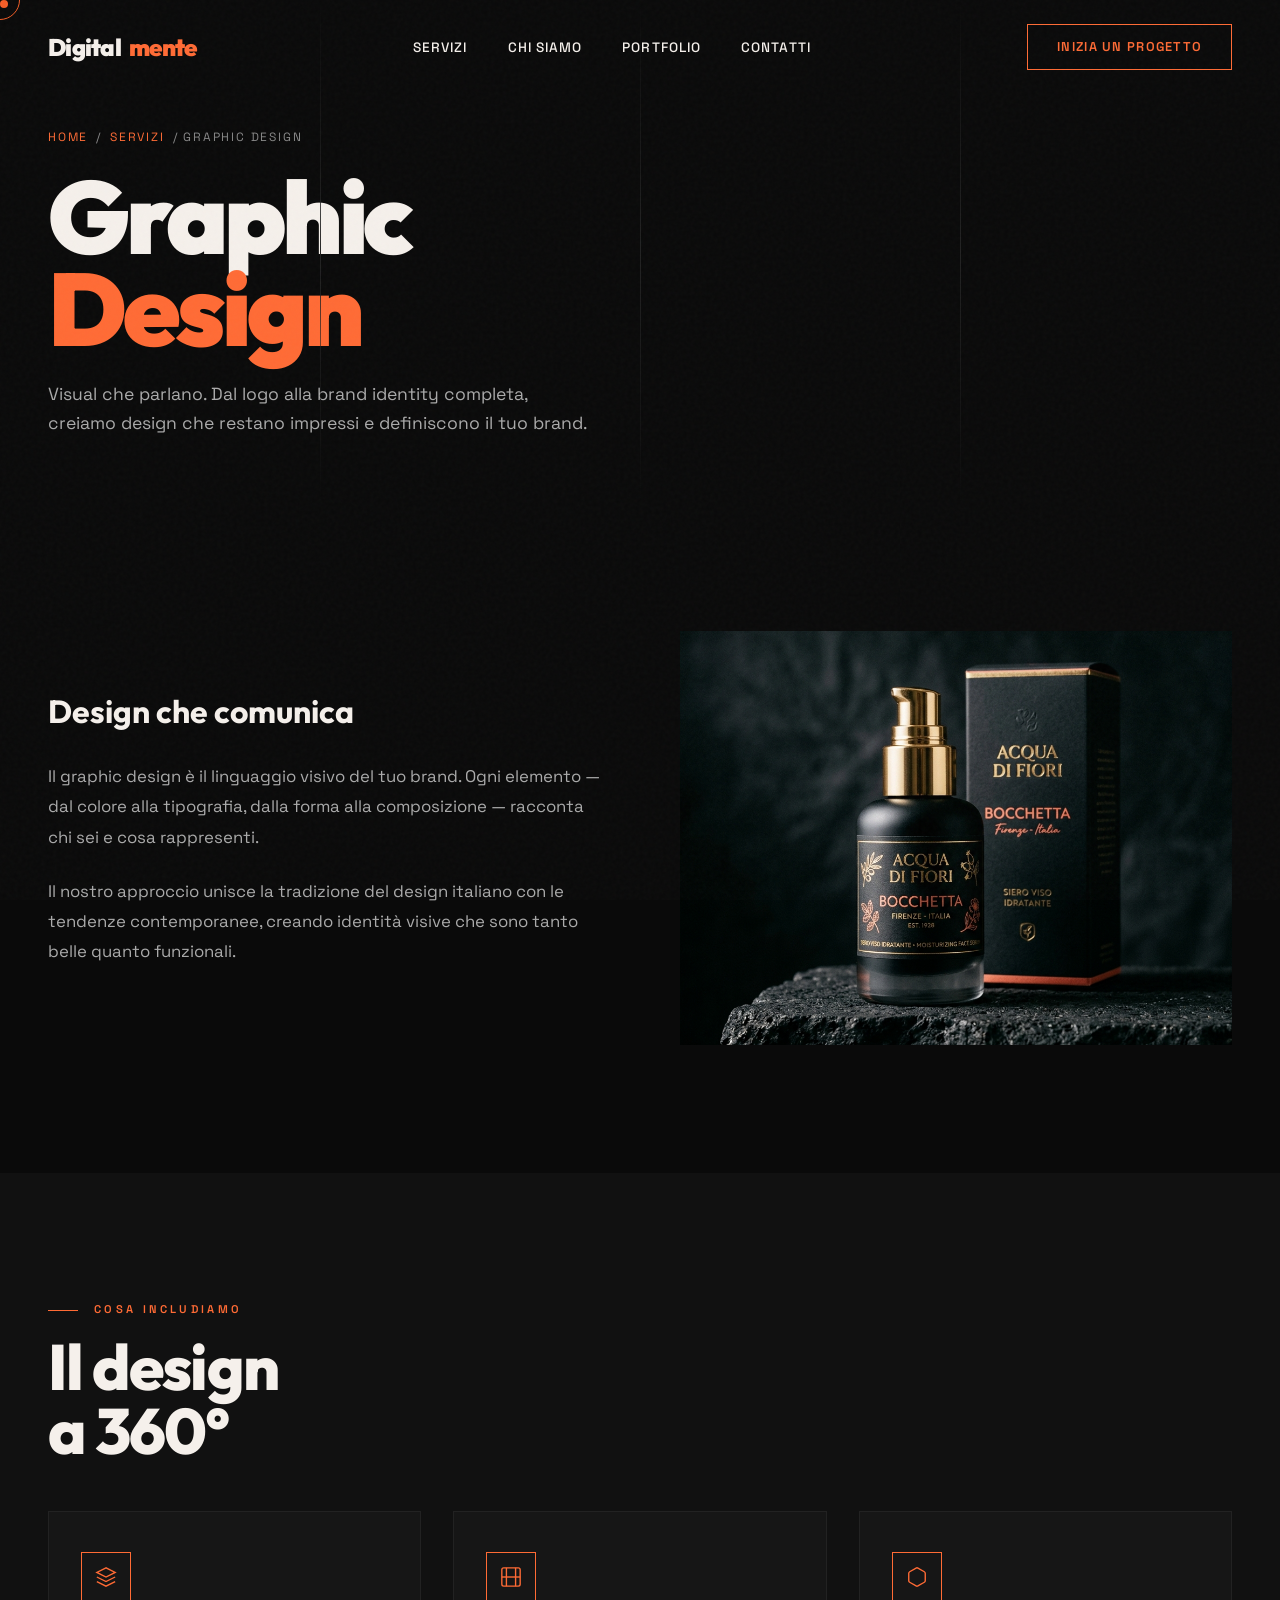
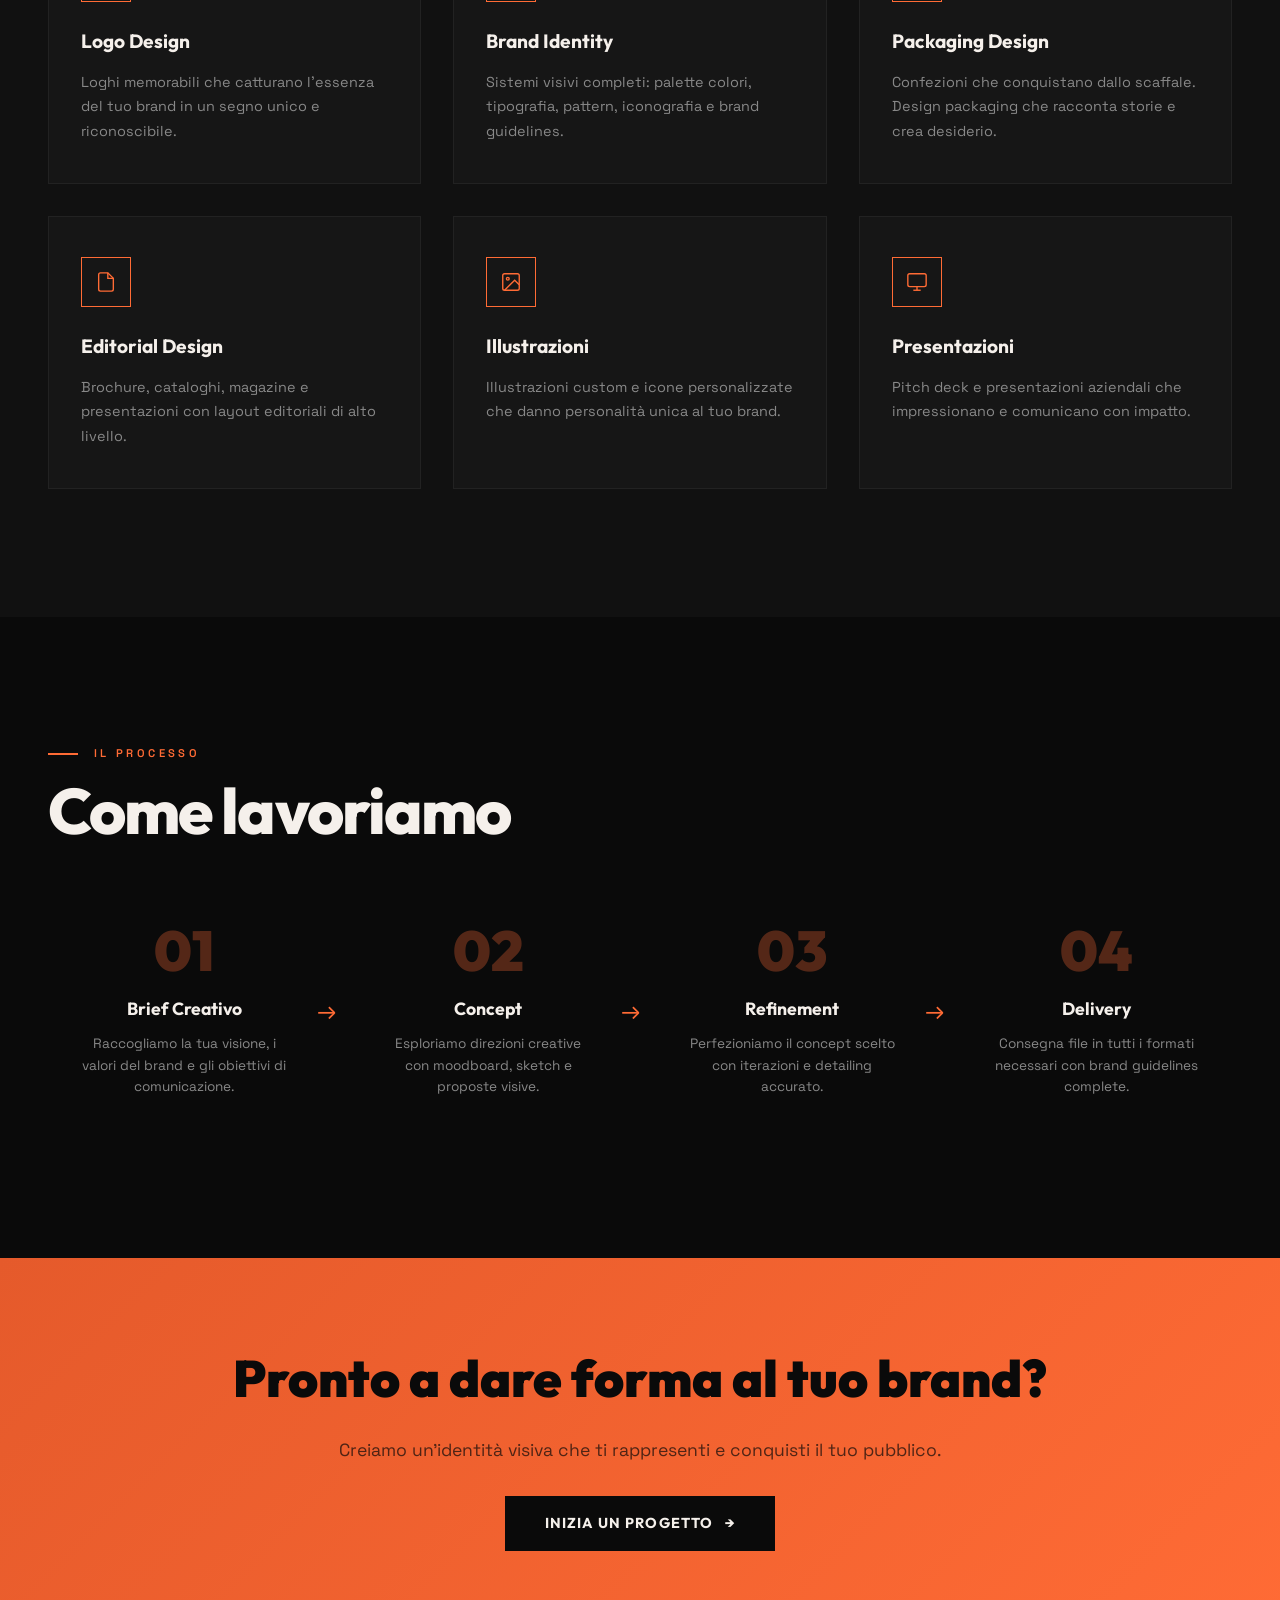
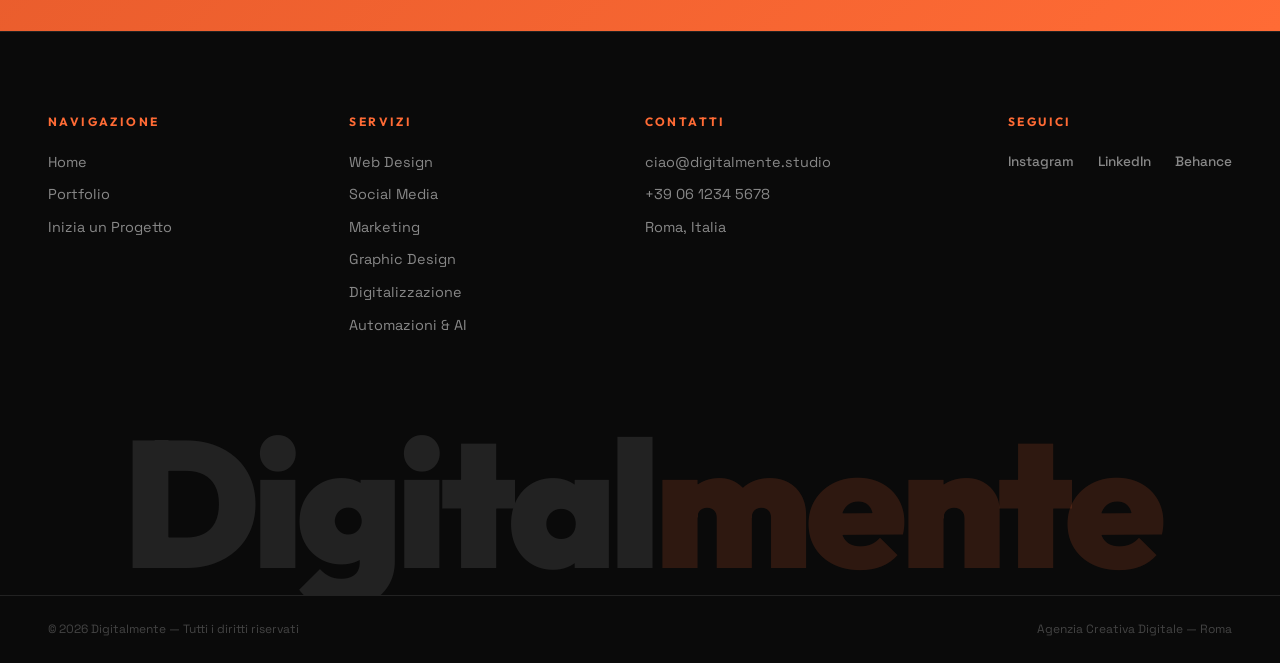
<file: servizi/graphic-design.html>
<!DOCTYPE html>
<html lang="it">
<head>
  <meta charset="UTF-8">
  <meta name="viewport" content="width=device-width, initial-scale=1.0">
  <title>Graphic Design — Digitalmente</title>
  <meta name="description" content="Dal logo alla brand identity completa, dal packaging all'editorial design. Visual che parlano la lingua del tuo pubblico.">
  <link rel="icon" type="image/svg+xml" href="data:image/svg+xml,%3Csvg xmlns='http://www.w3.org/2000/svg' viewBox='0 0 32 32'%3E%3Crect width='32' height='32' rx='6' fill='%23FF6B35'/%3E%3Ctext x='50%25' y='55%25' dominant-baseline='middle' text-anchor='middle' fill='white' font-family='sans-serif' font-weight='900' font-size='20'%3ED%3C/text%3E%3C/svg%3E">
  <link rel="stylesheet" href="../style.css">
</head>
<body>
  <div class="grain-overlay"></div>
  <div class="cursor-dot" id="cursorDot"></div>
  <div class="cursor-outline" id="cursorOutline"></div>
  <nav class="nav" id="nav">
    <a href="../index.html" class="nav-logo">Digital<span class="accent">mente</span></a>
    <ul class="nav-links">
      <li><a href="../index.html#servizi" data-hover>Servizi</a></li>
      <li><a href="../index.html#chi-siamo" data-hover>Chi Siamo</a></li>
      <li><a href="../portfolio.html" data-hover>Portfolio</a></li>
      <li><a href="../index.html#contatti" data-hover>Contatti</a></li>
    </ul>
    <a href="../inizia-progetto.html" class="nav-cta" data-hover>Inizia un progetto</a>
    <button class="menu-toggle" id="menuToggle" aria-label="Menu"><span></span><span></span><span></span></button>
  </nav>
  <div class="mobile-menu" id="mobileMenu"><a href="../index.html">Home</a><a href="../index.html#servizi">Servizi</a><a href="../portfolio.html">Portfolio</a><a href="../inizia-progetto.html">Inizia un Progetto</a></div>

  <section class="page-hero">
    <div class="hero-bg-line"></div><div class="hero-bg-line"></div><div class="hero-bg-line"></div>
    <div class="breadcrumb"><a href="../index.html">Home</a> / <a href="../index.html#servizi">Servizi</a> / Graphic Design</div>
    <h1 class="page-hero-title">Graphic<br><span class="accent-text">Design</span></h1>
    <p class="page-hero-subtitle">Visual che parlano. Dal logo alla brand identity completa, creiamo design che restano impressi e definiscono il tuo brand.</p>
  </section>

  <section class="section">
    <div class="service-detail-intro">
      <div class="service-detail-text reveal">
        <h3>Design che comunica</h3>
        <p>Il graphic design è il linguaggio visivo del tuo brand. Ogni elemento — dal colore alla tipografia, dalla forma alla composizione — racconta chi sei e cosa rappresenti.</p>
        <p>Il nostro approccio unisce la tradizione del design italiano con le tendenze contemporanee, creando identità visive che sono tanto belle quanto funzionali.</p>
      </div>
      <div class="service-detail-img reveal reveal-delay-2">
        <img src="../assets/img/portfolio-packaging.png" alt="Graphic Design Digitalmente">
      </div>
    </div>
  </section>

  <section class="section" style="background: var(--black-light);">
    <div class="section-label reveal">Cosa includiamo</div>
    <h2 class="section-title reveal reveal-delay-1">Il design<br>a 360°</h2>
    <div class="service-features">
      <div class="feature-card reveal reveal-delay-1">
        <div class="feature-icon"><svg width="22" height="22" viewBox="0 0 24 24" fill="none" stroke="currentColor" stroke-width="1.5"><polygon points="12 2 2 7 12 12 22 7 12 2"/><polyline points="2 17 12 22 22 17"/><polyline points="2 12 12 17 22 12"/></svg></div>
        <h4>Logo Design</h4>
        <p>Loghi memorabili che catturano l'essenza del tuo brand in un segno unico e riconoscibile.</p>
      </div>
      <div class="feature-card reveal reveal-delay-2">
        <div class="feature-icon"><svg width="22" height="22" viewBox="0 0 24 24" fill="none" stroke="currentColor" stroke-width="1.5"><rect x="2" y="2" width="20" height="20" rx="2"/><path d="M7 2v20"/><path d="M17 2v20"/><path d="M2 12h20"/></svg></div>
        <h4>Brand Identity</h4>
        <p>Sistemi visivi completi: palette colori, tipografia, pattern, iconografia e brand guidelines.</p>
      </div>
      <div class="feature-card reveal reveal-delay-3">
        <div class="feature-icon"><svg width="22" height="22" viewBox="0 0 24 24" fill="none" stroke="currentColor" stroke-width="1.5"><path d="M21 16V8a2 2 0 0 0-1-1.73l-7-4a2 2 0 0 0-2 0l-7 4A2 2 0 0 0 3 8v8a2 2 0 0 0 1 1.73l7 4a2 2 0 0 0 2 0l7-4A2 2 0 0 0 21 16z"/></svg></div>
        <h4>Packaging Design</h4>
        <p>Confezioni che conquistano dallo scaffale. Design packaging che racconta storie e crea desiderio.</p>
      </div>
      <div class="feature-card reveal reveal-delay-1">
        <div class="feature-icon"><svg width="22" height="22" viewBox="0 0 24 24" fill="none" stroke="currentColor" stroke-width="1.5"><path d="M14 2H6a2 2 0 0 0-2 2v16a2 2 0 0 0 2 2h12a2 2 0 0 0 2-2V8z"/><polyline points="14 2 14 8 20 8"/></svg></div>
        <h4>Editorial Design</h4>
        <p>Brochure, cataloghi, magazine e presentazioni con layout editoriali di alto livello.</p>
      </div>
      <div class="feature-card reveal reveal-delay-2">
        <div class="feature-icon"><svg width="22" height="22" viewBox="0 0 24 24" fill="none" stroke="currentColor" stroke-width="1.5"><rect x="3" y="3" width="18" height="18" rx="2"/><circle cx="8.5" cy="8.5" r="1.5"/><polyline points="21 15 16 10 5 21"/></svg></div>
        <h4>Illustrazioni</h4>
        <p>Illustrazioni custom e icone personalizzate che danno personalità unica al tuo brand.</p>
      </div>
      <div class="feature-card reveal reveal-delay-3">
        <div class="feature-icon"><svg width="22" height="22" viewBox="0 0 24 24" fill="none" stroke="currentColor" stroke-width="1.5"><rect x="2" y="3" width="20" height="14" rx="2"/><line x1="8" y1="21" x2="16" y2="21"/><line x1="12" y1="17" x2="12" y2="21"/></svg></div>
        <h4>Presentazioni</h4>
        <p>Pitch deck e presentazioni aziendali che impressionano e comunicano con impatto.</p>
      </div>
    </div>
  </section>

  <section class="section">
    <div class="section-label reveal">Il Processo</div>
    <h2 class="section-title reveal reveal-delay-1">Come lavoriamo</h2>
    <div class="service-process">
      <div class="process-step reveal reveal-delay-1"><div class="process-number">01</div><h4>Brief Creativo</h4><p>Raccogliamo la tua visione, i valori del brand e gli obiettivi di comunicazione.</p></div>
      <div class="process-step reveal reveal-delay-2"><div class="process-number">02</div><h4>Concept</h4><p>Esploriamo direzioni creative con moodboard, sketch e proposte visive.</p></div>
      <div class="process-step reveal reveal-delay-3"><div class="process-number">03</div><h4>Refinement</h4><p>Perfezioniamo il concept scelto con iterazioni e detailing accurato.</p></div>
      <div class="process-step reveal reveal-delay-4"><div class="process-number">04</div><h4>Delivery</h4><p>Consegna file in tutti i formati necessari con brand guidelines complete.</p></div>
    </div>
  </section>

  <div class="service-cta-banner reveal">
    <h3>Pronto a dare forma al tuo brand?</h3>
    <p>Creiamo un'identità visiva che ti rappresenti e conquisti il tuo pubblico.</p>
    <a href="../inizia-progetto.html" class="btn-dark" data-hover>Inizia un progetto <span>→</span></a>
  </div>

  <footer class="footer">
    <div class="footer-top">
      <div class="footer-col"><h4>Navigazione</h4><a href="../index.html">Home</a><a href="../portfolio.html">Portfolio</a><a href="../inizia-progetto.html">Inizia un Progetto</a></div>
      <div class="footer-col"><h4>Servizi</h4><a href="web-design.html">Web Design</a><a href="social-media.html">Social Media</a><a href="marketing.html">Marketing</a><a href="graphic-design.html">Graphic Design</a><a href="digitalizzazione.html">Digitalizzazione</a><a href="automazioni-ai.html">Automazioni &amp; AI</a></div>
      <div class="footer-col"><h4>Contatti</h4><p>ciao@digitalmente.studio</p><p>+39 06 1234 5678</p><p>Roma, Italia</p></div>
      <div class="footer-col"><h4>Seguici</h4><div class="footer-social"><a href="#">Instagram</a><a href="#">LinkedIn</a><a href="#">Behance</a></div></div>
    </div>
    <div class="footer-wordmark">Digital<span class="accent">mente</span></div>
    <div class="footer-bottom"><span>© 2026 Digitalmente — Tutti i diritti riservati</span><span>Agenzia Creativa Digitale — Roma</span></div>
  </footer>
  <script src="../main.js"></script>
</body>
</html>
</file>
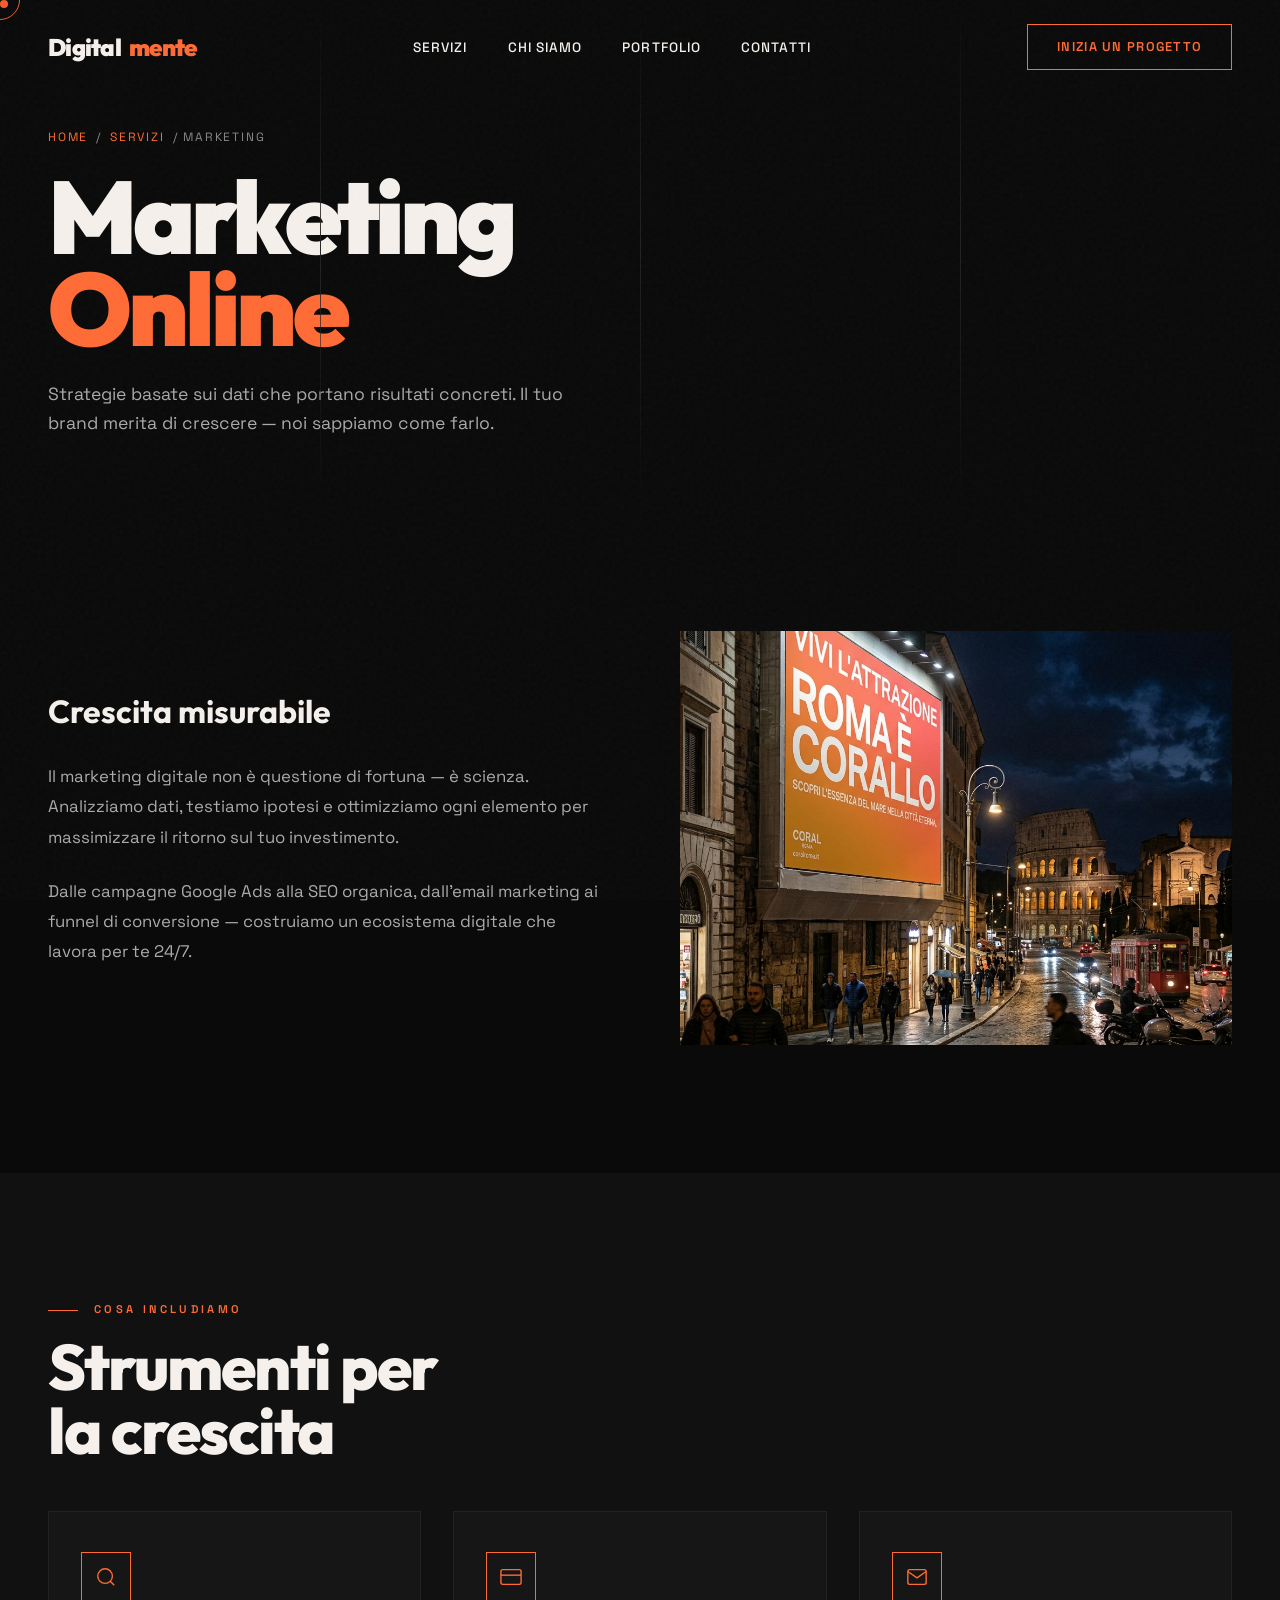
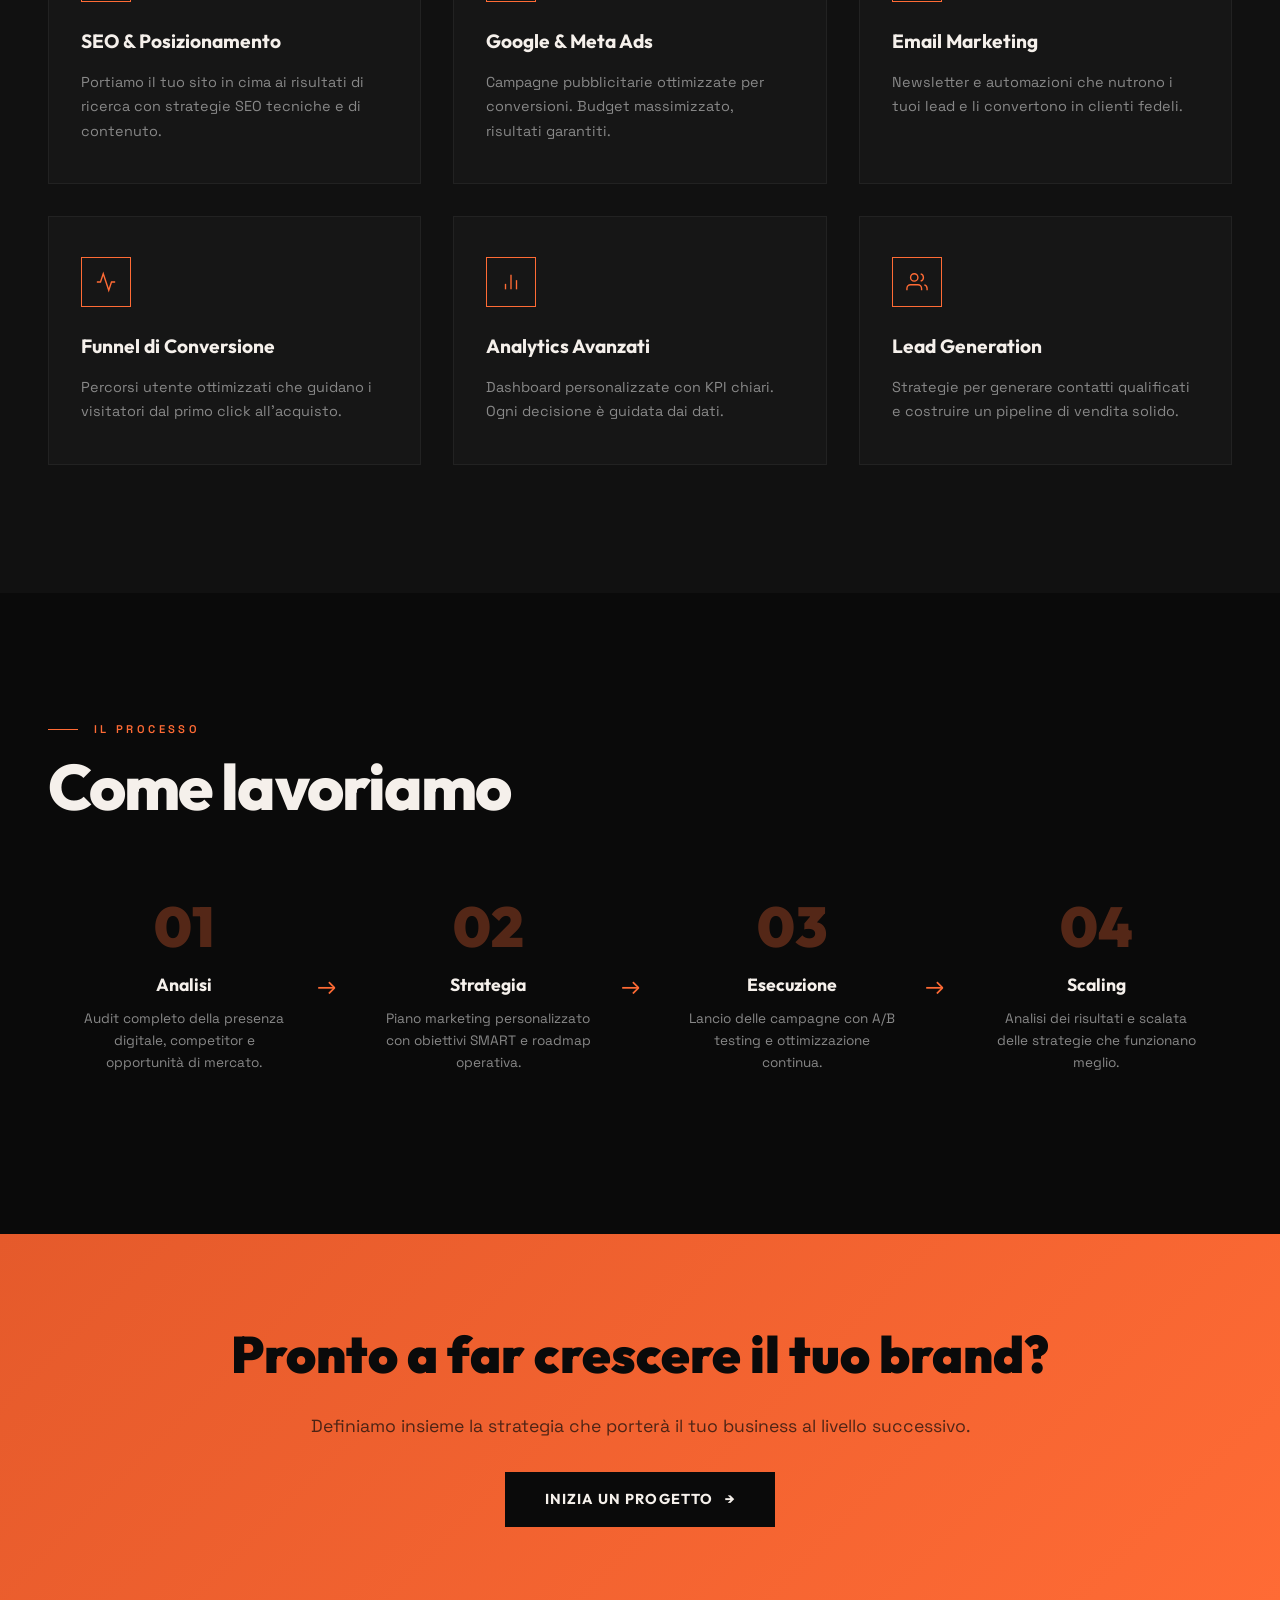
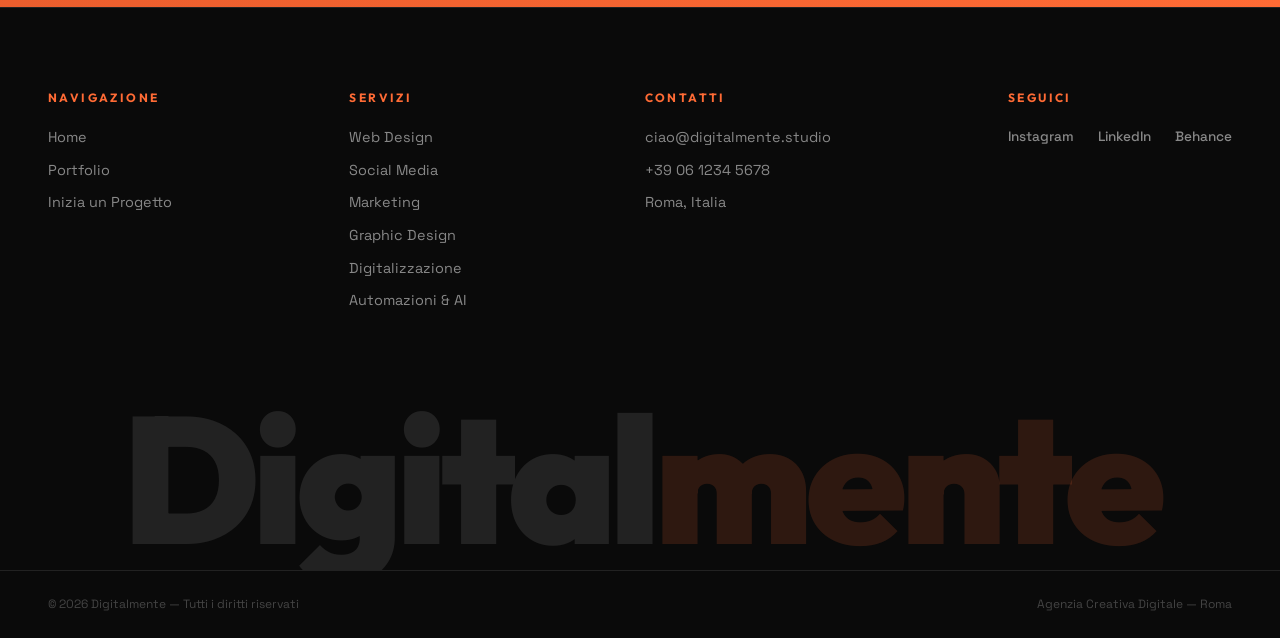
<file: servizi/marketing.html>
<!DOCTYPE html>
<html lang="it">
<head>
  <meta charset="UTF-8">
  <meta name="viewport" content="width=device-width, initial-scale=1.0">
  <title>Marketing Online — Digitalmente</title>
  <meta name="description" content="Strategie di marketing digitale basate sui dati. SEO, campagne ads, funnel di conversione e analisi — tutto per far crescere il tuo brand.">
  <link rel="icon" type="image/svg+xml" href="data:image/svg+xml,%3Csvg xmlns='http://www.w3.org/2000/svg' viewBox='0 0 32 32'%3E%3Crect width='32' height='32' rx='6' fill='%23FF6B35'/%3E%3Ctext x='50%25' y='55%25' dominant-baseline='middle' text-anchor='middle' fill='white' font-family='sans-serif' font-weight='900' font-size='20'%3ED%3C/text%3E%3C/svg%3E">
  <link rel="stylesheet" href="../style.css">
</head>
<body>
  <div class="grain-overlay"></div>
  <div class="cursor-dot" id="cursorDot"></div>
  <div class="cursor-outline" id="cursorOutline"></div>
  <nav class="nav" id="nav">
    <a href="../index.html" class="nav-logo">Digital<span class="accent">mente</span></a>
    <ul class="nav-links">
      <li><a href="../index.html#servizi" data-hover>Servizi</a></li>
      <li><a href="../index.html#chi-siamo" data-hover>Chi Siamo</a></li>
      <li><a href="../portfolio.html" data-hover>Portfolio</a></li>
      <li><a href="../index.html#contatti" data-hover>Contatti</a></li>
    </ul>
    <a href="../inizia-progetto.html" class="nav-cta" data-hover>Inizia un progetto</a>
    <button class="menu-toggle" id="menuToggle" aria-label="Menu"><span></span><span></span><span></span></button>
  </nav>
  <div class="mobile-menu" id="mobileMenu"><a href="../index.html">Home</a><a href="../index.html#servizi">Servizi</a><a href="../portfolio.html">Portfolio</a><a href="../inizia-progetto.html">Inizia un Progetto</a></div>

  <section class="page-hero">
    <div class="hero-bg-line"></div><div class="hero-bg-line"></div><div class="hero-bg-line"></div>
    <div class="breadcrumb"><a href="../index.html">Home</a> / <a href="../index.html#servizi">Servizi</a> / Marketing</div>
    <h1 class="page-hero-title">Marketing<br><span class="accent-text">Online</span></h1>
    <p class="page-hero-subtitle">Strategie basate sui dati che portano risultati concreti. Il tuo brand merita di crescere — noi sappiamo come farlo.</p>
  </section>

  <section class="section">
    <div class="service-detail-intro">
      <div class="service-detail-text reveal">
        <h3>Crescita misurabile</h3>
        <p>Il marketing digitale non è questione di fortuna — è scienza. Analizziamo dati, testiamo ipotesi e ottimizziamo ogni elemento per massimizzare il ritorno sul tuo investimento.</p>
        <p>Dalle campagne Google Ads alla SEO organica, dall'email marketing ai funnel di conversione — costruiamo un ecosistema digitale che lavora per te 24/7.</p>
      </div>
      <div class="service-detail-img reveal reveal-delay-2">
        <img src="../assets/img/portfolio-campaign.png" alt="Marketing Digitalmente">
      </div>
    </div>
  </section>

  <section class="section" style="background: var(--black-light);">
    <div class="section-label reveal">Cosa includiamo</div>
    <h2 class="section-title reveal reveal-delay-1">Strumenti per<br>la crescita</h2>
    <div class="service-features">
      <div class="feature-card reveal reveal-delay-1">
        <div class="feature-icon"><svg width="22" height="22" viewBox="0 0 24 24" fill="none" stroke="currentColor" stroke-width="1.5"><circle cx="11" cy="11" r="8"/><line x1="21" y1="21" x2="16.65" y2="16.65"/></svg></div>
        <h4>SEO & Posizionamento</h4>
        <p>Portiamo il tuo sito in cima ai risultati di ricerca con strategie SEO tecniche e di contenuto.</p>
      </div>
      <div class="feature-card reveal reveal-delay-2">
        <div class="feature-icon"><svg width="22" height="22" viewBox="0 0 24 24" fill="none" stroke="currentColor" stroke-width="1.5"><rect x="1" y="4" width="22" height="16" rx="2"/><line x1="1" y1="10" x2="23" y2="10"/></svg></div>
        <h4>Google & Meta Ads</h4>
        <p>Campagne pubblicitarie ottimizzate per conversioni. Budget massimizzato, risultati garantiti.</p>
      </div>
      <div class="feature-card reveal reveal-delay-3">
        <div class="feature-icon"><svg width="22" height="22" viewBox="0 0 24 24" fill="none" stroke="currentColor" stroke-width="1.5"><path d="M4 4h16c1.1 0 2 .9 2 2v12c0 1.1-.9 2-2 2H4c-1.1 0-2-.9-2-2V6c0-1.1.9-2 2-2z"/><polyline points="22,6 12,13 2,6"/></svg></div>
        <h4>Email Marketing</h4>
        <p>Newsletter e automazioni che nutrono i tuoi lead e li convertono in clienti fedeli.</p>
      </div>
      <div class="feature-card reveal reveal-delay-1">
        <div class="feature-icon"><svg width="22" height="22" viewBox="0 0 24 24" fill="none" stroke="currentColor" stroke-width="1.5"><polyline points="22 12 18 12 15 21 9 3 6 12 2 12"/></svg></div>
        <h4>Funnel di Conversione</h4>
        <p>Percorsi utente ottimizzati che guidano i visitatori dal primo click all'acquisto.</p>
      </div>
      <div class="feature-card reveal reveal-delay-2">
        <div class="feature-icon"><svg width="22" height="22" viewBox="0 0 24 24" fill="none" stroke="currentColor" stroke-width="1.5"><path d="M18 20V10"/><path d="M12 20V4"/><path d="M6 20v-6"/></svg></div>
        <h4>Analytics Avanzati</h4>
        <p>Dashboard personalizzate con KPI chiari. Ogni decisione è guidata dai dati.</p>
      </div>
      <div class="feature-card reveal reveal-delay-3">
        <div class="feature-icon"><svg width="22" height="22" viewBox="0 0 24 24" fill="none" stroke="currentColor" stroke-width="1.5"><path d="M17 21v-2a4 4 0 0 0-4-4H5a4 4 0 0 0-4 4v2"/><circle cx="9" cy="7" r="4"/><path d="M23 21v-2a4 4 0 0 0-3-3.87"/><path d="M16 3.13a4 4 0 0 1 0 7.75"/></svg></div>
        <h4>Lead Generation</h4>
        <p>Strategie per generare contatti qualificati e costruire un pipeline di vendita solido.</p>
      </div>
    </div>
  </section>

  <section class="section">
    <div class="section-label reveal">Il Processo</div>
    <h2 class="section-title reveal reveal-delay-1">Come lavoriamo</h2>
    <div class="service-process">
      <div class="process-step reveal reveal-delay-1"><div class="process-number">01</div><h4>Analisi</h4><p>Audit completo della presenza digitale, competitor e opportunità di mercato.</p></div>
      <div class="process-step reveal reveal-delay-2"><div class="process-number">02</div><h4>Strategia</h4><p>Piano marketing personalizzato con obiettivi SMART e roadmap operativa.</p></div>
      <div class="process-step reveal reveal-delay-3"><div class="process-number">03</div><h4>Esecuzione</h4><p>Lancio delle campagne con A/B testing e ottimizzazione continua.</p></div>
      <div class="process-step reveal reveal-delay-4"><div class="process-number">04</div><h4>Scaling</h4><p>Analisi dei risultati e scalata delle strategie che funzionano meglio.</p></div>
    </div>
  </section>

  <div class="service-cta-banner reveal">
    <h3>Pronto a far crescere il tuo brand?</h3>
    <p>Definiamo insieme la strategia che porterà il tuo business al livello successivo.</p>
    <a href="../inizia-progetto.html" class="btn-dark" data-hover>Inizia un progetto <span>→</span></a>
  </div>

  <footer class="footer">
    <div class="footer-top">
      <div class="footer-col"><h4>Navigazione</h4><a href="../index.html">Home</a><a href="../portfolio.html">Portfolio</a><a href="../inizia-progetto.html">Inizia un Progetto</a></div>
      <div class="footer-col"><h4>Servizi</h4><a href="web-design.html">Web Design</a><a href="social-media.html">Social Media</a><a href="marketing.html">Marketing</a><a href="graphic-design.html">Graphic Design</a><a href="digitalizzazione.html">Digitalizzazione</a><a href="automazioni-ai.html">Automazioni &amp; AI</a></div>
      <div class="footer-col"><h4>Contatti</h4><p>ciao@digitalmente.studio</p><p>+39 06 1234 5678</p><p>Roma, Italia</p></div>
      <div class="footer-col"><h4>Seguici</h4><div class="footer-social"><a href="#">Instagram</a><a href="#">LinkedIn</a><a href="#">Behance</a></div></div>
    </div>
    <div class="footer-wordmark">Digital<span class="accent">mente</span></div>
    <div class="footer-bottom"><span>© 2026 Digitalmente — Tutti i diritti riservati</span><span>Agenzia Creativa Digitale — Roma</span></div>
  </footer>
  <script src="../main.js"></script>
</body>
</html>
</file>
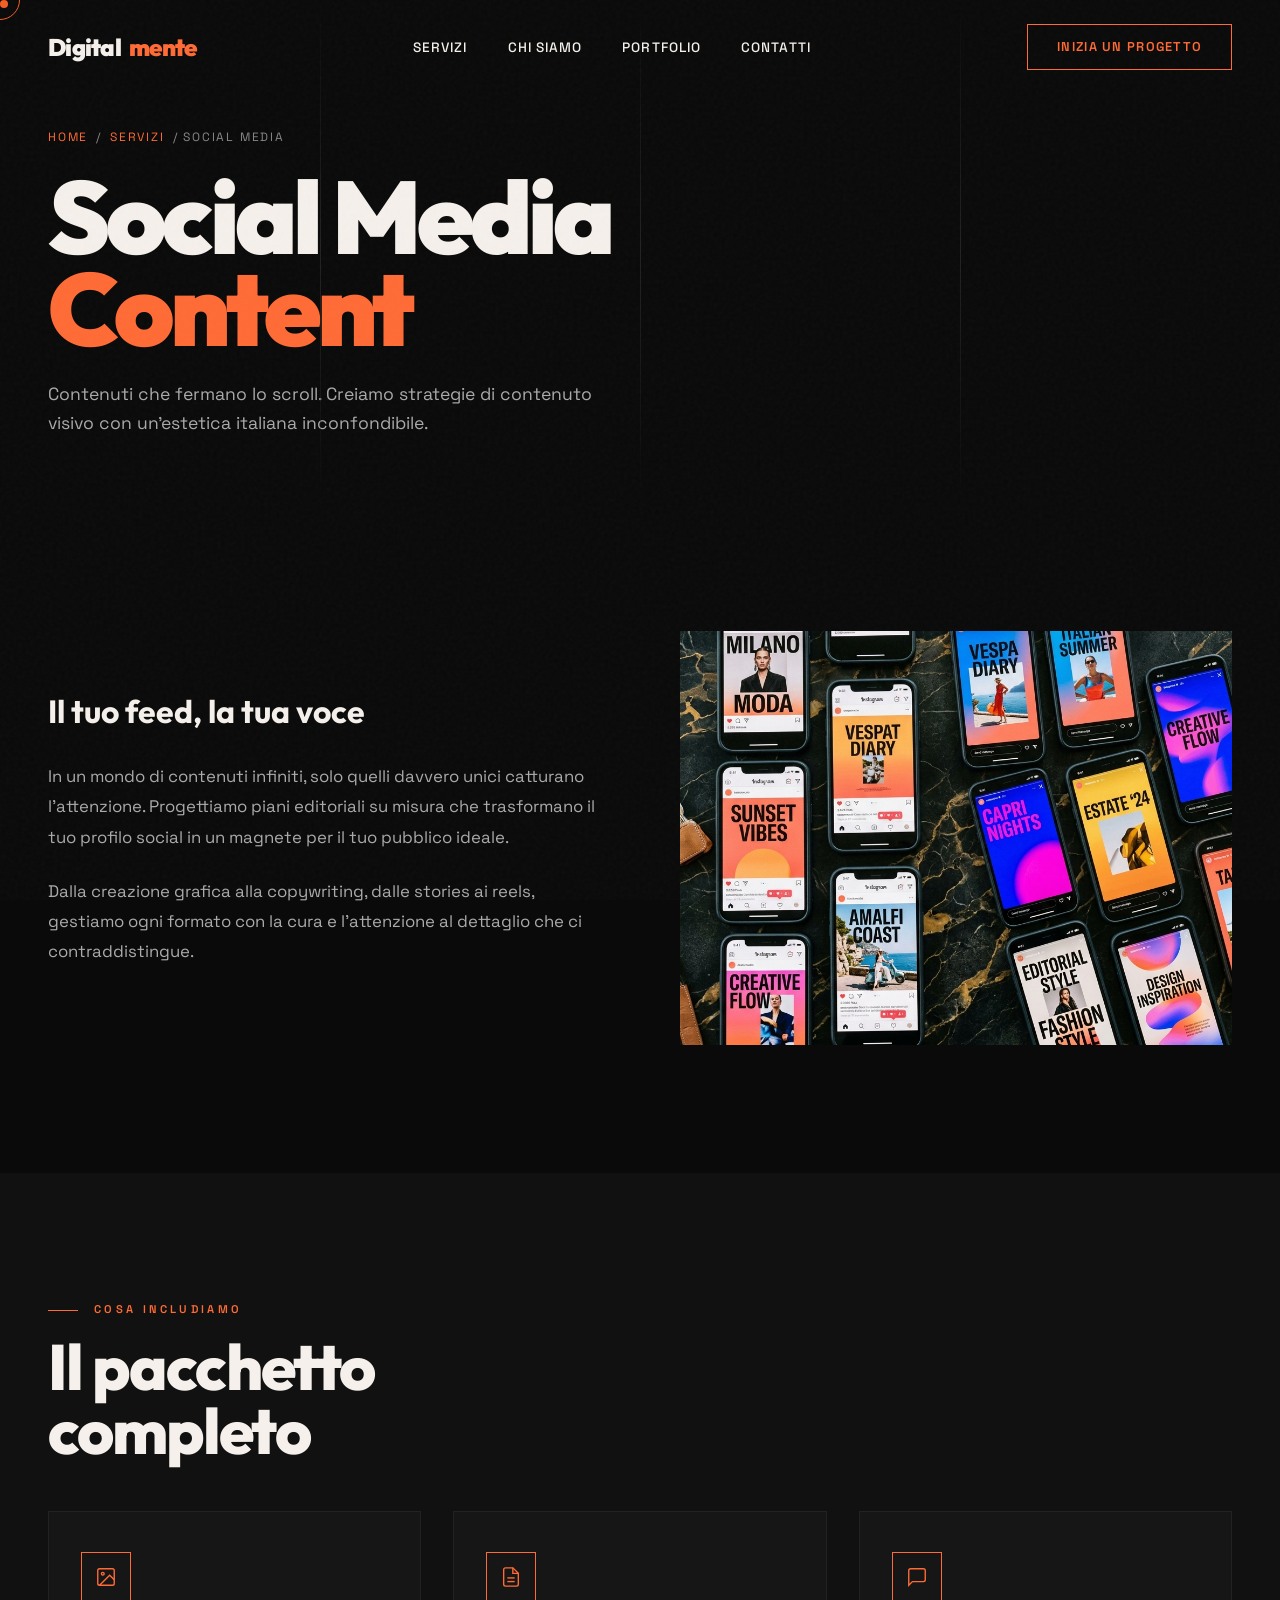
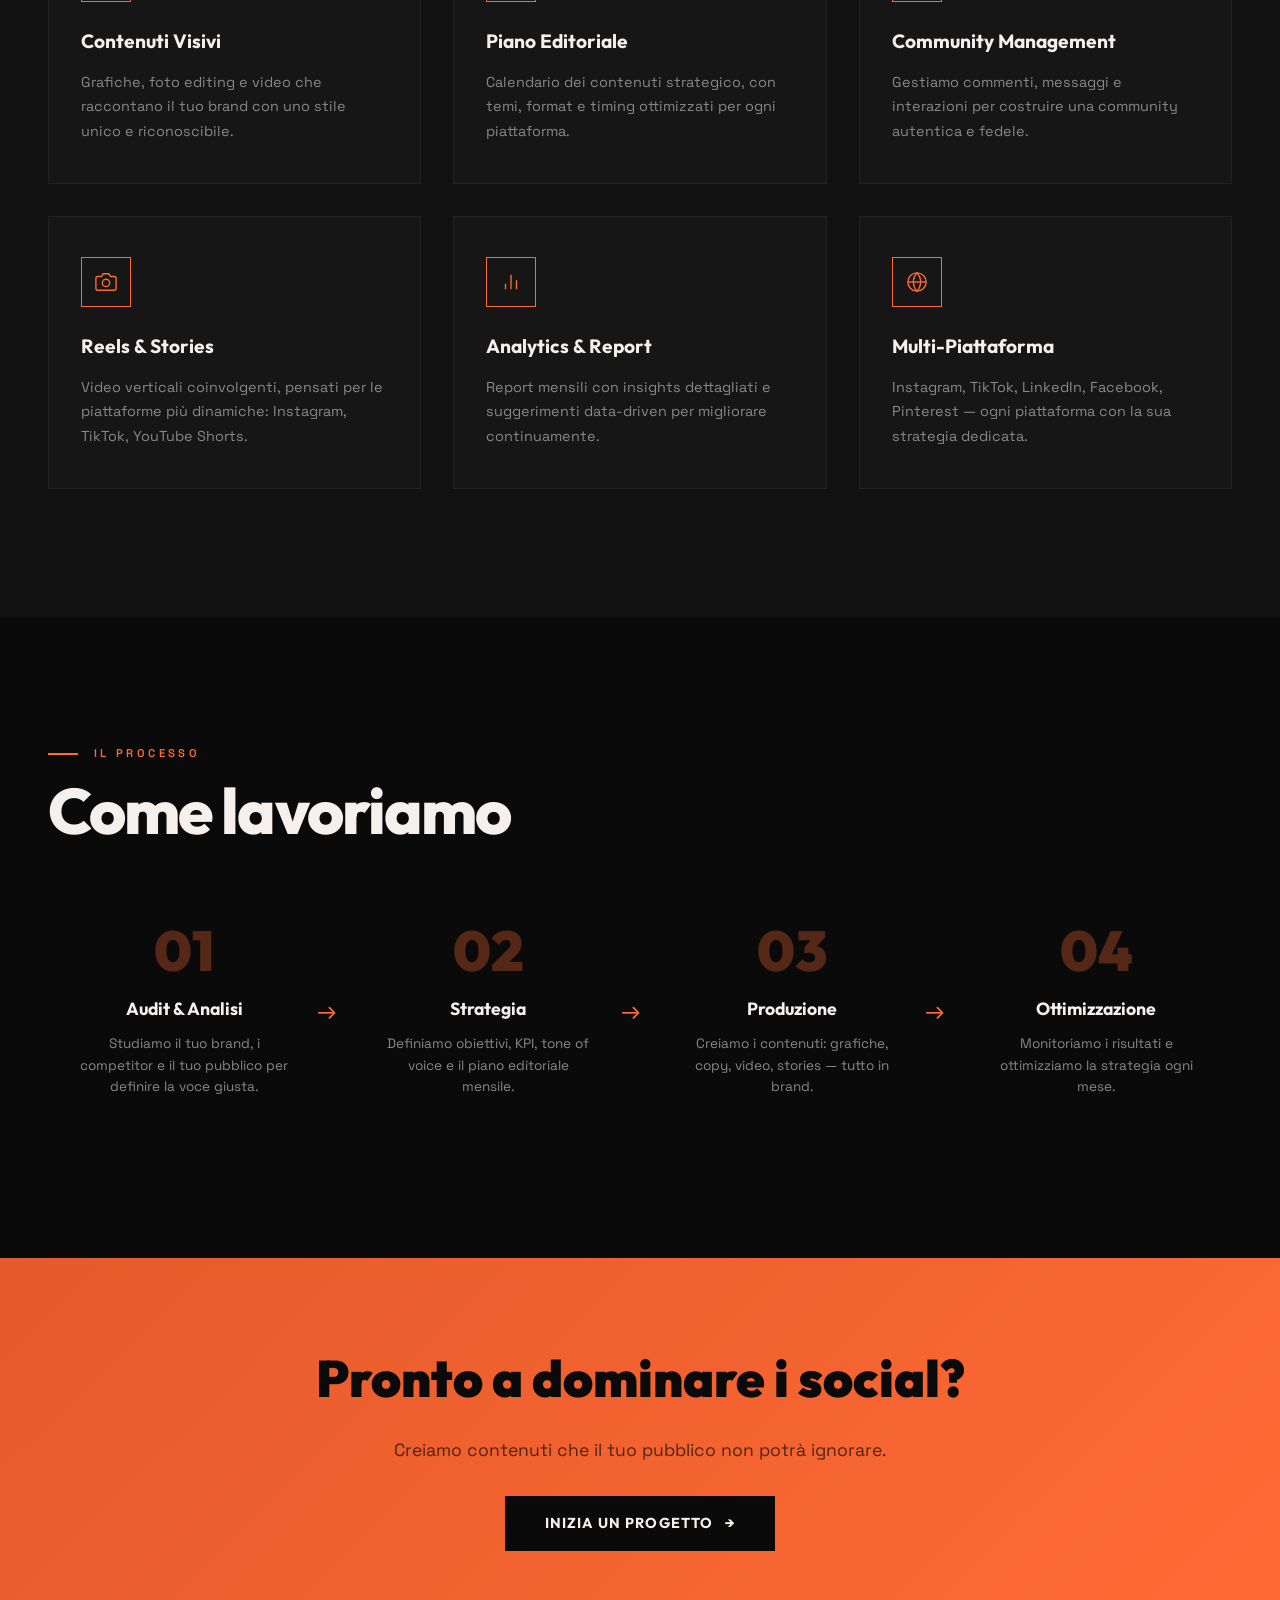
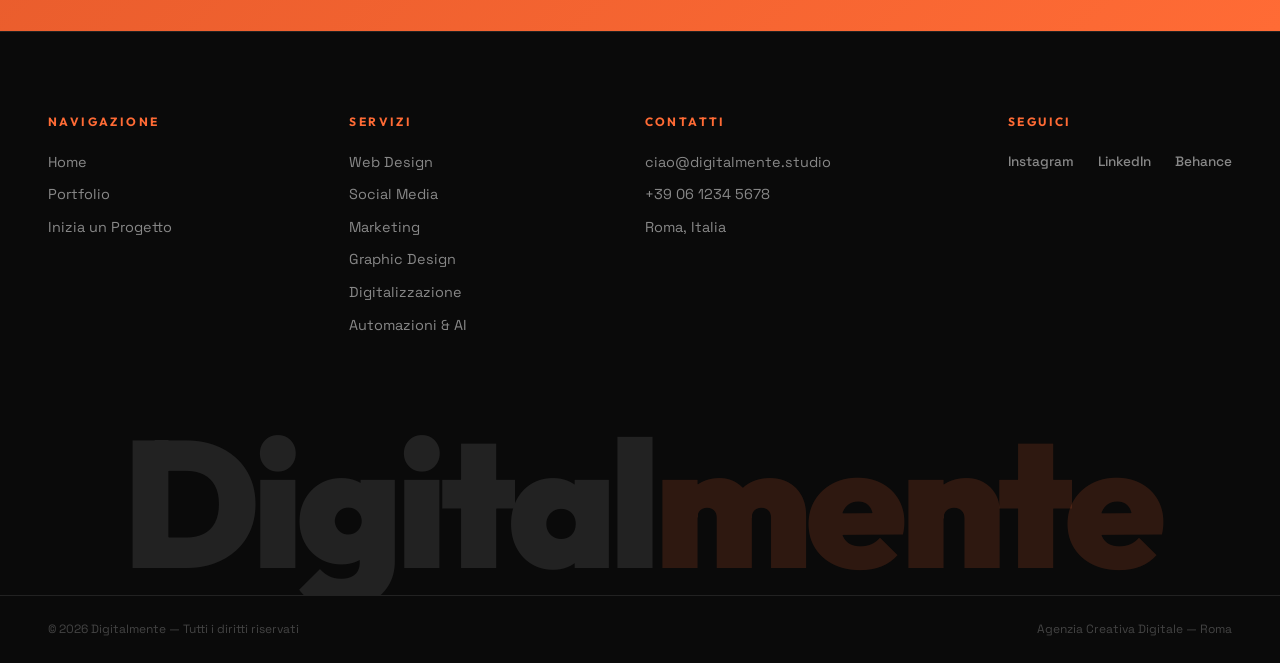
<file: servizi/social-media.html>
<!DOCTYPE html>
<html lang="it">
<head>
  <meta charset="UTF-8">
  <meta name="viewport" content="width=device-width, initial-scale=1.0">
  <title>Social Media Content — Digitalmente</title>
  <meta name="description" content="Creiamo contenuti social che fermano lo scroll. Strategie di contenuto visivo per Instagram, TikTok, LinkedIn con estetica italiana.">
  <link rel="icon" type="image/svg+xml" href="data:image/svg+xml,%3Csvg xmlns='http://www.w3.org/2000/svg' viewBox='0 0 32 32'%3E%3Crect width='32' height='32' rx='6' fill='%23FF6B35'/%3E%3Ctext x='50%25' y='55%25' dominant-baseline='middle' text-anchor='middle' fill='white' font-family='sans-serif' font-weight='900' font-size='20'%3ED%3C/text%3E%3C/svg%3E">
  <link rel="stylesheet" href="../style.css">
</head>
<body>
  <div class="grain-overlay"></div>
  <div class="cursor-dot" id="cursorDot"></div>
  <div class="cursor-outline" id="cursorOutline"></div>
  <nav class="nav" id="nav">
    <a href="../index.html" class="nav-logo">Digital<span class="accent">mente</span></a>
    <ul class="nav-links">
      <li><a href="../index.html#servizi" data-hover>Servizi</a></li>
      <li><a href="../index.html#chi-siamo" data-hover>Chi Siamo</a></li>
      <li><a href="../portfolio.html" data-hover>Portfolio</a></li>
      <li><a href="../index.html#contatti" data-hover>Contatti</a></li>
    </ul>
    <a href="../inizia-progetto.html" class="nav-cta" data-hover>Inizia un progetto</a>
    <button class="menu-toggle" id="menuToggle" aria-label="Menu"><span></span><span></span><span></span></button>
  </nav>
  <div class="mobile-menu" id="mobileMenu"><a href="../index.html">Home</a><a href="../index.html#servizi">Servizi</a><a href="../portfolio.html">Portfolio</a><a href="../inizia-progetto.html">Inizia un Progetto</a></div>

  <section class="page-hero">
    <div class="hero-bg-line"></div><div class="hero-bg-line"></div><div class="hero-bg-line"></div>
    <div class="breadcrumb"><a href="../index.html">Home</a> / <a href="../index.html#servizi">Servizi</a> / Social Media</div>
    <h1 class="page-hero-title">Social Media<br><span class="accent-text">Content</span></h1>
    <p class="page-hero-subtitle">Contenuti che fermano lo scroll. Creiamo strategie di contenuto visivo con un'estetica italiana inconfondibile.</p>
  </section>

  <section class="section">
    <div class="service-detail-intro">
      <div class="service-detail-text reveal">
        <h3>Il tuo feed, la tua voce</h3>
        <p>In un mondo di contenuti infiniti, solo quelli davvero unici catturano l'attenzione. Progettiamo piani editoriali su misura che trasformano il tuo profilo social in un magnete per il tuo pubblico ideale.</p>
        <p>Dalla creazione grafica alla copywriting, dalle stories ai reels, gestiamo ogni formato con la cura e l'attenzione al dettaglio che ci contraddistingue.</p>
      </div>
      <div class="service-detail-img reveal reveal-delay-2">
        <img src="../assets/img/portfolio-social.png" alt="Social Media Digitalmente">
      </div>
    </div>
  </section>

  <section class="section" style="background: var(--black-light);">
    <div class="section-label reveal">Cosa includiamo</div>
    <h2 class="section-title reveal reveal-delay-1">Il pacchetto<br>completo</h2>
    <div class="service-features">
      <div class="feature-card reveal reveal-delay-1">
        <div class="feature-icon"><svg width="22" height="22" viewBox="0 0 24 24" fill="none" stroke="currentColor" stroke-width="1.5"><rect x="3" y="3" width="18" height="18" rx="2"/><circle cx="8.5" cy="8.5" r="1.5"/><polyline points="21 15 16 10 5 21"/></svg></div>
        <h4>Contenuti Visivi</h4>
        <p>Grafiche, foto editing e video che raccontano il tuo brand con uno stile unico e riconoscibile.</p>
      </div>
      <div class="feature-card reveal reveal-delay-2">
        <div class="feature-icon"><svg width="22" height="22" viewBox="0 0 24 24" fill="none" stroke="currentColor" stroke-width="1.5"><path d="M14 2H6a2 2 0 0 0-2 2v16a2 2 0 0 0 2 2h12a2 2 0 0 0 2-2V8z"/><polyline points="14 2 14 8 20 8"/><line x1="16" y1="13" x2="8" y2="13"/><line x1="16" y1="17" x2="8" y2="17"/></svg></div>
        <h4>Piano Editoriale</h4>
        <p>Calendario dei contenuti strategico, con temi, format e timing ottimizzati per ogni piattaforma.</p>
      </div>
      <div class="feature-card reveal reveal-delay-3">
        <div class="feature-icon"><svg width="22" height="22" viewBox="0 0 24 24" fill="none" stroke="currentColor" stroke-width="1.5"><path d="M21 15a2 2 0 0 1-2 2H7l-4 4V5a2 2 0 0 1 2-2h14a2 2 0 0 1 2 2z"/></svg></div>
        <h4>Community Management</h4>
        <p>Gestiamo commenti, messaggi e interazioni per costruire una community autentica e fedele.</p>
      </div>
      <div class="feature-card reveal reveal-delay-1">
        <div class="feature-icon"><svg width="22" height="22" viewBox="0 0 24 24" fill="none" stroke="currentColor" stroke-width="1.5"><path d="M23 19a2 2 0 0 1-2 2H3a2 2 0 0 1-2-2V8a2 2 0 0 1 2-2h4l2-3h6l2 3h4a2 2 0 0 1 2 2z"/><circle cx="12" cy="13" r="4"/></svg></div>
        <h4>Reels & Stories</h4>
        <p>Video verticali coinvolgenti, pensati per le piattaforme più dinamiche: Instagram, TikTok, YouTube Shorts.</p>
      </div>
      <div class="feature-card reveal reveal-delay-2">
        <div class="feature-icon"><svg width="22" height="22" viewBox="0 0 24 24" fill="none" stroke="currentColor" stroke-width="1.5"><path d="M18 20V10"/><path d="M12 20V4"/><path d="M6 20v-6"/></svg></div>
        <h4>Analytics & Report</h4>
        <p>Report mensili con insights dettagliati e suggerimenti data-driven per migliorare continuamente.</p>
      </div>
      <div class="feature-card reveal reveal-delay-3">
        <div class="feature-icon"><svg width="22" height="22" viewBox="0 0 24 24" fill="none" stroke="currentColor" stroke-width="1.5"><circle cx="12" cy="12" r="10"/><line x1="2" y1="12" x2="22" y2="12"/><path d="M12 2a15.3 15.3 0 0 1 4 10 15.3 15.3 0 0 1-4 10 15.3 15.3 0 0 1-4-10 15.3 15.3 0 0 1 4-10z"/></svg></div>
        <h4>Multi-Piattaforma</h4>
        <p>Instagram, TikTok, LinkedIn, Facebook, Pinterest — ogni piattaforma con la sua strategia dedicata.</p>
      </div>
    </div>
  </section>

  <section class="section">
    <div class="section-label reveal">Il Processo</div>
    <h2 class="section-title reveal reveal-delay-1">Come lavoriamo</h2>
    <div class="service-process">
      <div class="process-step reveal reveal-delay-1"><div class="process-number">01</div><h4>Audit & Analisi</h4><p>Studiamo il tuo brand, i competitor e il tuo pubblico per definire la voce giusta.</p></div>
      <div class="process-step reveal reveal-delay-2"><div class="process-number">02</div><h4>Strategia</h4><p>Definiamo obiettivi, KPI, tone of voice e il piano editoriale mensile.</p></div>
      <div class="process-step reveal reveal-delay-3"><div class="process-number">03</div><h4>Produzione</h4><p>Creiamo i contenuti: grafiche, copy, video, stories — tutto in brand.</p></div>
      <div class="process-step reveal reveal-delay-4"><div class="process-number">04</div><h4>Ottimizzazione</h4><p>Monitoriamo i risultati e ottimizziamo la strategia ogni mese.</p></div>
    </div>
  </section>

  <div class="service-cta-banner reveal">
    <h3>Pronto a dominare i social?</h3>
    <p>Creiamo contenuti che il tuo pubblico non potrà ignorare.</p>
    <a href="../inizia-progetto.html" class="btn-dark" data-hover>Inizia un progetto <span>→</span></a>
  </div>

  <footer class="footer">
    <div class="footer-top">
      <div class="footer-col"><h4>Navigazione</h4><a href="../index.html">Home</a><a href="../portfolio.html">Portfolio</a><a href="../inizia-progetto.html">Inizia un Progetto</a></div>
      <div class="footer-col"><h4>Servizi</h4><a href="web-design.html">Web Design</a><a href="social-media.html">Social Media</a><a href="marketing.html">Marketing</a><a href="graphic-design.html">Graphic Design</a><a href="digitalizzazione.html">Digitalizzazione</a><a href="automazioni-ai.html">Automazioni &amp; AI</a></div>
      <div class="footer-col"><h4>Contatti</h4><p>ciao@digitalmente.studio</p><p>+39 06 1234 5678</p><p>Roma, Italia</p></div>
      <div class="footer-col"><h4>Seguici</h4><div class="footer-social"><a href="#">Instagram</a><a href="#">LinkedIn</a><a href="#">Behance</a></div></div>
    </div>
    <div class="footer-wordmark">Digital<span class="accent">mente</span></div>
    <div class="footer-bottom"><span>© 2026 Digitalmente — Tutti i diritti riservati</span><span>Agenzia Creativa Digitale — Roma</span></div>
  </footer>
  <script src="../main.js"></script>
</body>
</html>
</file>
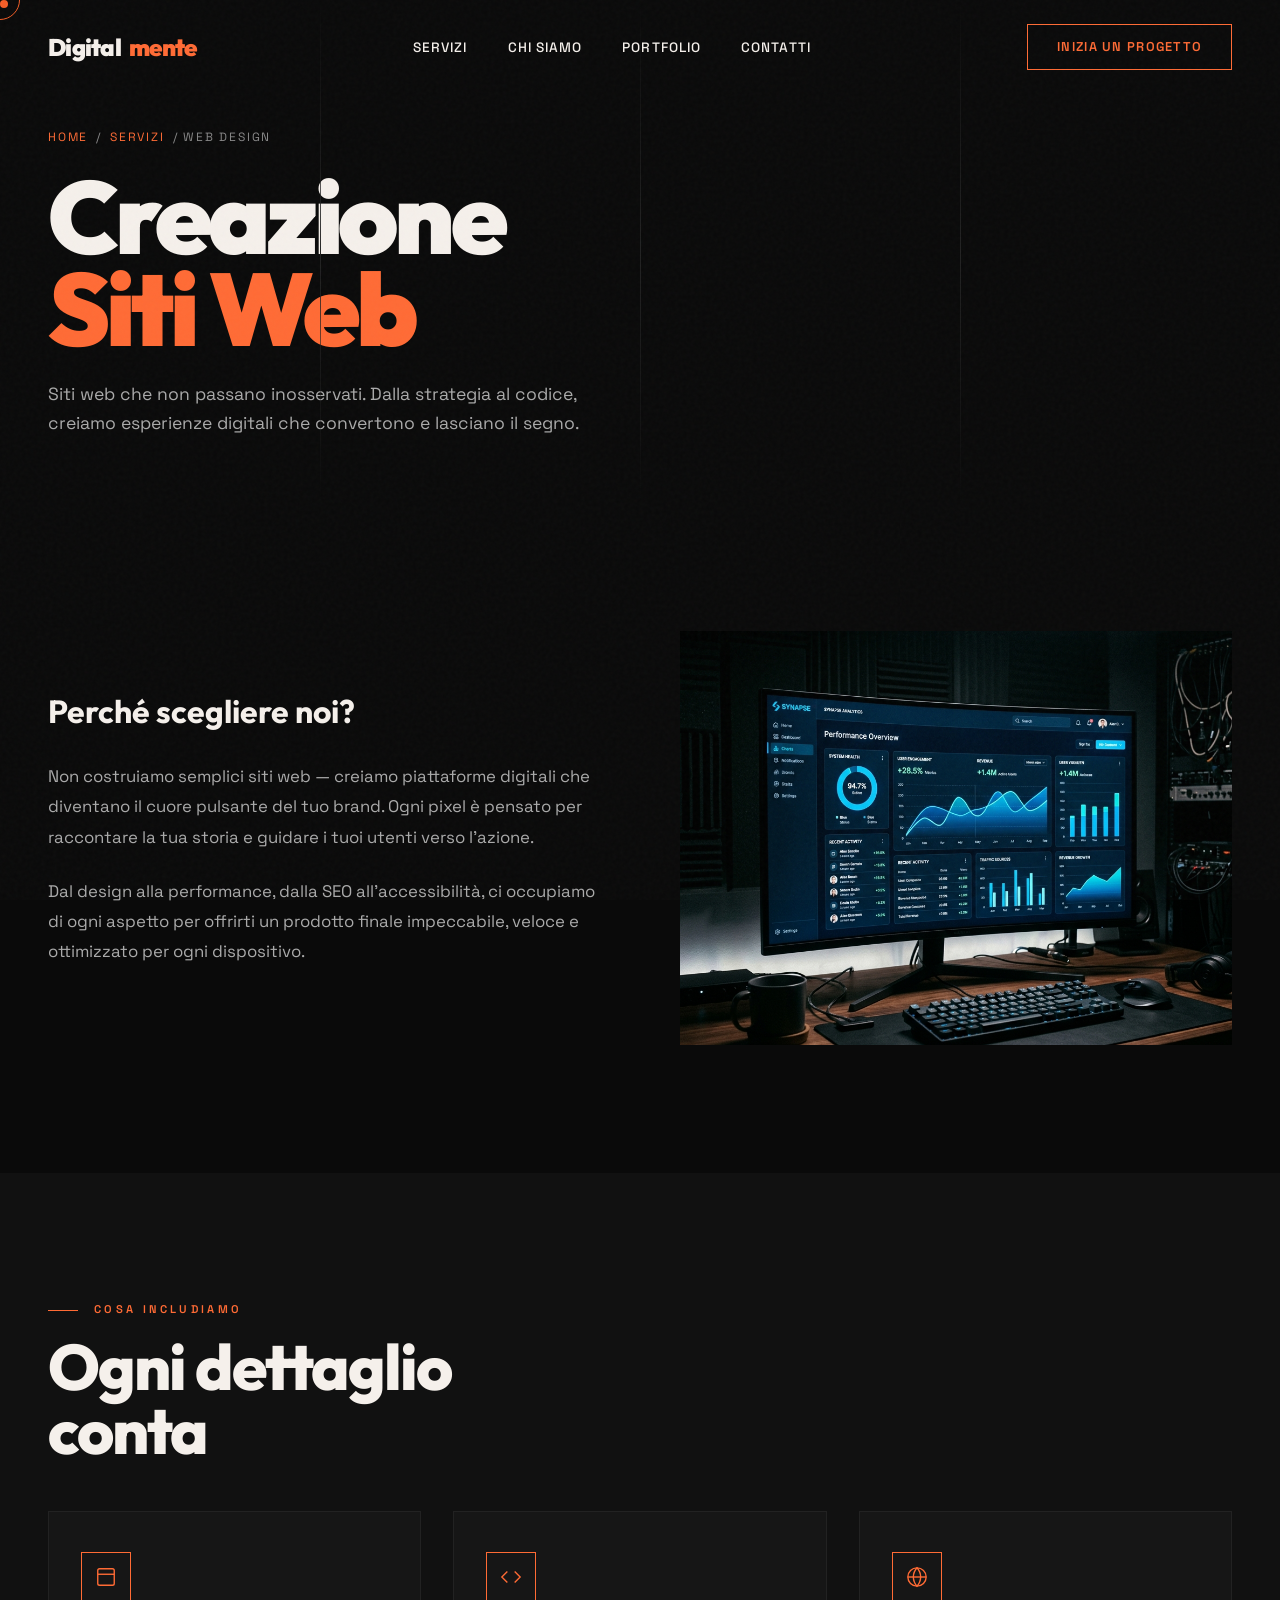
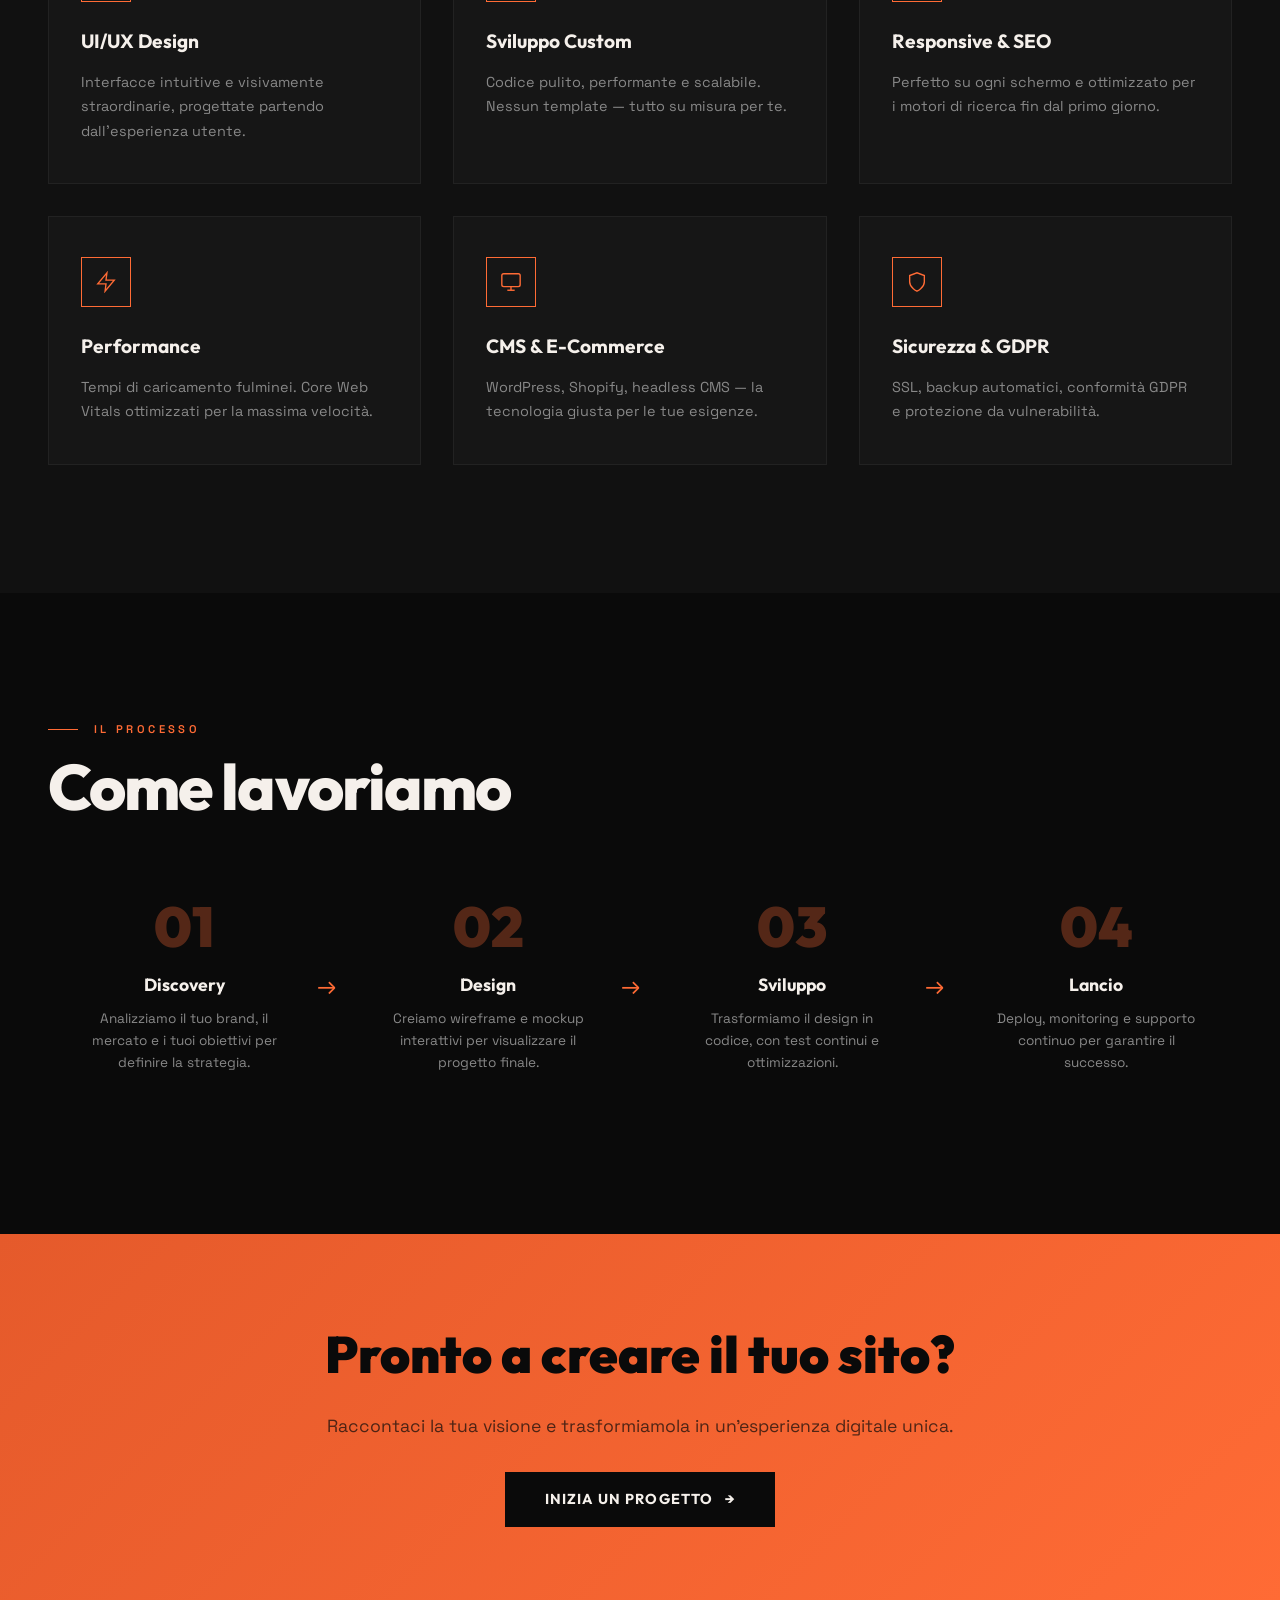
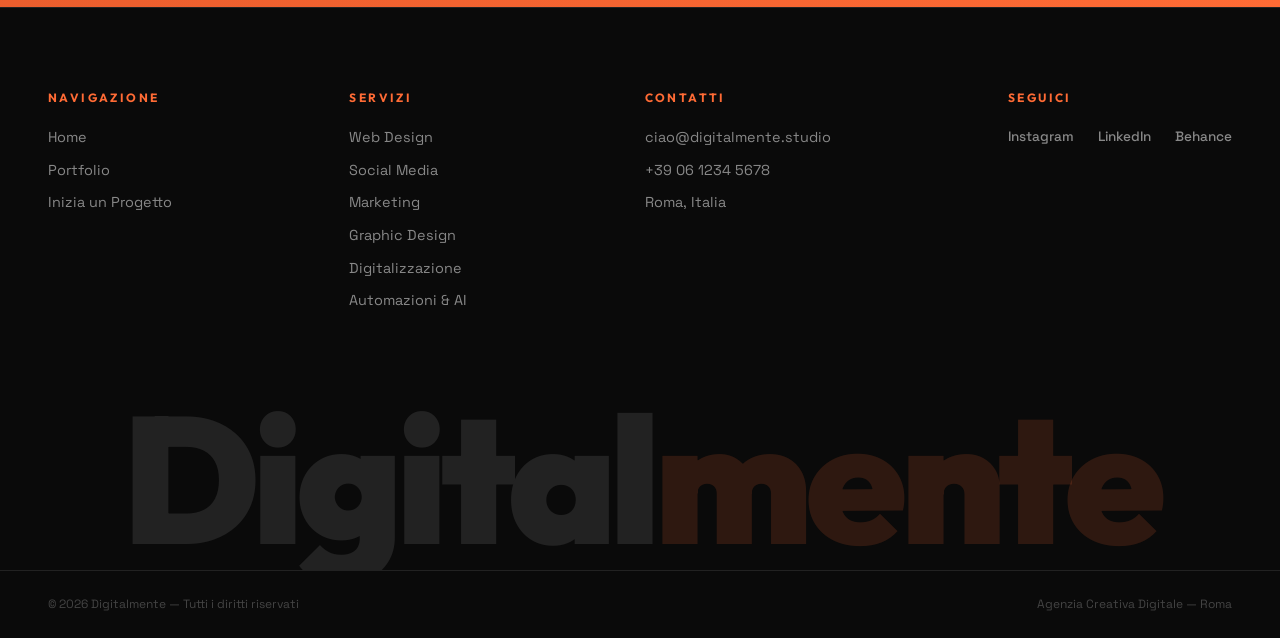
<file: servizi/web-design.html>
<!DOCTYPE html>
<html lang="it">
<head>
  <meta charset="UTF-8">
  <meta name="viewport" content="width=device-width, initial-scale=1.0">
  <title>Creazione Siti Web — Digitalmente</title>
  <meta name="description" content="Realizziamo siti web su misura che convertono e incantano. Landing page, e-commerce, web app — dal concept al lancio.">
  <link rel="icon" type="image/svg+xml" href="data:image/svg+xml,%3Csvg xmlns='http://www.w3.org/2000/svg' viewBox='0 0 32 32'%3E%3Crect width='32' height='32' rx='6' fill='%23FF6B35'/%3E%3Ctext x='50%25' y='55%25' dominant-baseline='middle' text-anchor='middle' fill='white' font-family='sans-serif' font-weight='900' font-size='20'%3ED%3C/text%3E%3C/svg%3E">
  <link rel="stylesheet" href="../style.css">
</head>
<body>
  <div class="grain-overlay"></div>
  <div class="cursor-dot" id="cursorDot"></div>
  <div class="cursor-outline" id="cursorOutline"></div>

  <nav class="nav" id="nav">
    <a href="../index.html" class="nav-logo">Digital<span class="accent">mente</span></a>
    <ul class="nav-links">
      <li><a href="../index.html#servizi" data-hover>Servizi</a></li>
      <li><a href="../index.html#chi-siamo" data-hover>Chi Siamo</a></li>
      <li><a href="../portfolio.html" data-hover>Portfolio</a></li>
      <li><a href="../index.html#contatti" data-hover>Contatti</a></li>
    </ul>
    <a href="../inizia-progetto.html" class="nav-cta" data-hover>Inizia un progetto</a>
    <button class="menu-toggle" id="menuToggle" aria-label="Menu"><span></span><span></span><span></span></button>
  </nav>
  <div class="mobile-menu" id="mobileMenu">
    <a href="../index.html">Home</a><a href="../index.html#servizi">Servizi</a><a href="../portfolio.html">Portfolio</a><a href="../inizia-progetto.html">Inizia un Progetto</a>
  </div>

  <section class="page-hero">
    <div class="hero-bg-line"></div><div class="hero-bg-line"></div><div class="hero-bg-line"></div>
    <div class="breadcrumb"><a href="../index.html">Home</a> / <a href="../index.html#servizi">Servizi</a> / Web Design</div>
    <h1 class="page-hero-title">Creazione<br><span class="accent-text">Siti Web</span></h1>
    <p class="page-hero-subtitle">Siti web che non passano inosservati. Dalla strategia al codice, creiamo esperienze digitali che convertono e lasciano il segno.</p>
  </section>

  <section class="section">
    <div class="service-detail-intro">
      <div class="service-detail-text reveal">
        <h3>Perché scegliere noi?</h3>
        <p>Non costruiamo semplici siti web — creiamo piattaforme digitali che diventano il cuore pulsante del tuo brand. Ogni pixel è pensato per raccontare la tua storia e guidare i tuoi utenti verso l'azione.</p>
        <p>Dal design alla performance, dalla SEO all'accessibilità, ci occupiamo di ogni aspetto per offrirti un prodotto finale impeccabile, veloce e ottimizzato per ogni dispositivo.</p>
      </div>
      <div class="service-detail-img reveal reveal-delay-2">
        <img src="../assets/img/portfolio-webapp.png" alt="Web Design Digitalmente">
      </div>
    </div>
  </section>

  <section class="section" style="background: var(--black-light);">
    <div class="section-label reveal">Cosa includiamo</div>
    <h2 class="section-title reveal reveal-delay-1">Ogni dettaglio<br>conta</h2>
    <div class="service-features">
      <div class="feature-card reveal reveal-delay-1">
        <div class="feature-icon">
          <svg width="22" height="22" viewBox="0 0 24 24" fill="none" stroke="currentColor" stroke-width="1.5"><rect x="3" y="3" width="18" height="18" rx="2"/><path d="M3 9h18"/></svg>
        </div>
        <h4>UI/UX Design</h4>
        <p>Interfacce intuitive e visivamente straordinarie, progettate partendo dall'esperienza utente.</p>
      </div>
      <div class="feature-card reveal reveal-delay-2">
        <div class="feature-icon">
          <svg width="22" height="22" viewBox="0 0 24 24" fill="none" stroke="currentColor" stroke-width="1.5"><polyline points="16 18 22 12 16 6"/><polyline points="8 6 2 12 8 18"/></svg>
        </div>
        <h4>Sviluppo Custom</h4>
        <p>Codice pulito, performante e scalabile. Nessun template — tutto su misura per te.</p>
      </div>
      <div class="feature-card reveal reveal-delay-3">
        <div class="feature-icon">
          <svg width="22" height="22" viewBox="0 0 24 24" fill="none" stroke="currentColor" stroke-width="1.5"><circle cx="12" cy="12" r="10"/><path d="M2 12h20"/><path d="M12 2a15.3 15.3 0 0 1 4 10 15.3 15.3 0 0 1-4 10 15.3 15.3 0 0 1-4-10 15.3 15.3 0 0 1 4-10z"/></svg>
        </div>
        <h4>Responsive & SEO</h4>
        <p>Perfetto su ogni schermo e ottimizzato per i motori di ricerca fin dal primo giorno.</p>
      </div>
      <div class="feature-card reveal reveal-delay-1">
        <div class="feature-icon">
          <svg width="22" height="22" viewBox="0 0 24 24" fill="none" stroke="currentColor" stroke-width="1.5"><path d="M13 2L3 14h9l-1 8 10-12h-9l1-8z"/></svg>
        </div>
        <h4>Performance</h4>
        <p>Tempi di caricamento fulminei. Core Web Vitals ottimizzati per la massima velocità.</p>
      </div>
      <div class="feature-card reveal reveal-delay-2">
        <div class="feature-icon">
          <svg width="22" height="22" viewBox="0 0 24 24" fill="none" stroke="currentColor" stroke-width="1.5"><rect x="2" y="3" width="20" height="14" rx="2"/><line x1="8" y1="21" x2="16" y2="21"/><line x1="12" y1="17" x2="12" y2="21"/></svg>
        </div>
        <h4>CMS & E-Commerce</h4>
        <p>WordPress, Shopify, headless CMS — la tecnologia giusta per le tue esigenze.</p>
      </div>
      <div class="feature-card reveal reveal-delay-3">
        <div class="feature-icon">
          <svg width="22" height="22" viewBox="0 0 24 24" fill="none" stroke="currentColor" stroke-width="1.5"><path d="M12 22s8-4 8-10V5l-8-3-8 3v7c0 6 8 10 8 10z"/></svg>
        </div>
        <h4>Sicurezza & GDPR</h4>
        <p>SSL, backup automatici, conformità GDPR e protezione da vulnerabilità.</p>
      </div>
    </div>
  </section>

  <section class="section">
    <div class="section-label reveal">Il Processo</div>
    <h2 class="section-title reveal reveal-delay-1">Come lavoriamo</h2>
    <div class="service-process">
      <div class="process-step reveal reveal-delay-1">
        <div class="process-number">01</div>
        <h4>Discovery</h4>
        <p>Analizziamo il tuo brand, il mercato e i tuoi obiettivi per definire la strategia.</p>
      </div>
      <div class="process-step reveal reveal-delay-2">
        <div class="process-number">02</div>
        <h4>Design</h4>
        <p>Creiamo wireframe e mockup interattivi per visualizzare il progetto finale.</p>
      </div>
      <div class="process-step reveal reveal-delay-3">
        <div class="process-number">03</div>
        <h4>Sviluppo</h4>
        <p>Trasformiamo il design in codice, con test continui e ottimizzazioni.</p>
      </div>
      <div class="process-step reveal reveal-delay-4">
        <div class="process-number">04</div>
        <h4>Lancio</h4>
        <p>Deploy, monitoring e supporto continuo per garantire il successo.</p>
      </div>
    </div>
  </section>

  <div class="service-cta-banner reveal">
    <h3>Pronto a creare il tuo sito?</h3>
    <p>Raccontaci la tua visione e trasformiamola in un'esperienza digitale unica.</p>
    <a href="../inizia-progetto.html" class="btn-dark" data-hover>Inizia un progetto <span>→</span></a>
  </div>

  <footer class="footer">
    <div class="footer-top">
      <div class="footer-col"><h4>Navigazione</h4><a href="../index.html">Home</a><a href="../portfolio.html">Portfolio</a><a href="../inizia-progetto.html">Inizia un Progetto</a></div>
      <div class="footer-col"><h4>Servizi</h4><a href="web-design.html">Web Design</a><a href="social-media.html">Social Media</a><a href="marketing.html">Marketing</a><a href="graphic-design.html">Graphic Design</a><a href="digitalizzazione.html">Digitalizzazione</a><a href="automazioni-ai.html">Automazioni &amp; AI</a></div>
      <div class="footer-col"><h4>Contatti</h4><p>ciao@digitalmente.studio</p><p>+39 06 1234 5678</p><p>Roma, Italia</p></div>
      <div class="footer-col"><h4>Seguici</h4><div class="footer-social"><a href="#">Instagram</a><a href="#">LinkedIn</a><a href="#">Behance</a></div></div>
    </div>
    <div class="footer-wordmark">Digital<span class="accent">mente</span></div>
    <div class="footer-bottom"><span>© 2026 Digitalmente — Tutti i diritti riservati</span><span>Agenzia Creativa Digitale — Roma</span></div>
  </footer>

  <script src="../main.js"></script>
</body>
</html>
</file>
<file: style.css>
/* ============================================
   DIGITALMENTE — Design System
   Maximalist Editorial × Tech Studio
   ============================================ */

@import url('https://fonts.googleapis.com/css2?family=Space+Grotesk:wght@300;400;500;600;700&family=Outfit:wght@100;200;300;400;500;600;700;800;900&family=Inter:wght@300;400;500;600&display=swap');

/* --- Custom Properties --- */
:root {
  --black: #0a0a0a;
  --black-light: #111111;
  --black-card: #161616;
  --black-border: #222222;
  --white: #f5f0eb;
  --white-pure: #ffffff;
  --gray: #888888;
  --gray-light: #aaaaaa;
  --gray-dark: #444444;
  --accent: #FF6B35;
  --accent-glow: #FF8C5A;
  --accent-deep: #E55A2B;
  --coral: #FF6B6B;
  --electric-blue: #4361EE;
  --amber: #FFB347;
  --font-display: 'Outfit', sans-serif;
  --font-body: 'Space Grotesk', sans-serif;
  --font-mono: 'Inter', sans-serif;
  --ease-out-expo: cubic-bezier(0.16, 1, 0.3, 1);
  --ease-out-quart: cubic-bezier(0.25, 1, 0.5, 1);
}

/* --- Reset & Base --- */
*, *::before, *::after { margin: 0; padding: 0; box-sizing: border-box; }

html {
  scroll-behavior: smooth;
  scrollbar-width: thin;
  scrollbar-color: var(--accent) var(--black);
  overflow-x: hidden;
}

body {
  font-family: var(--font-body);
  background: var(--black);
  color: var(--white);
  line-height: 1.6;
  overflow-x: hidden;
  cursor: default;
  -webkit-font-smoothing: antialiased;
  -moz-osx-font-smoothing: grayscale;
}

::-webkit-scrollbar { width: 6px; }
::-webkit-scrollbar-track { background: var(--black); }
::-webkit-scrollbar-thumb { background: var(--accent); border-radius: 3px; }

a { color: inherit; text-decoration: none; }
img { max-width: 100%; display: block; }
button { font-family: inherit; cursor: pointer; border: none; background: none; color: inherit; }

/* --- Custom Cursor --- */
.cursor-dot {
  width: 8px; height: 8px;
  background: var(--accent);
  border-radius: 50%;
  position: fixed; top: 0; left: 0;
  pointer-events: none;
  z-index: 10000;
  mix-blend-mode: difference;
  transition: transform 0.15s var(--ease-out-expo);
}
.cursor-outline {
  width: 40px; height: 40px;
  border: 1.5px solid var(--accent);
  border-radius: 50%;
  position: fixed; top: 0; left: 0;
  pointer-events: none;
  z-index: 10000;
  mix-blend-mode: difference;
  transition: transform 0.3s var(--ease-out-expo), width 0.3s, height 0.3s, border-color 0.3s;
}
.cursor-outline.hovering {
  width: 60px; height: 60px;
  border-color: var(--accent-glow);
}

/* --- Grain Overlay --- */
.grain-overlay {
  position: fixed; inset: 0;
  pointer-events: none;
  z-index: 9999;
  opacity: 0.03;
  background-image: url("data:image/svg+xml,%3Csvg viewBox='0 0 256 256' xmlns='http://www.w3.org/2000/svg'%3E%3Cfilter id='n'%3E%3CfeTurbulence type='fractalNoise' baseFrequency='0.9' numOctaves='4' stitchTiles='stitch'/%3E%3C/filter%3E%3Crect width='100%25' height='100%25' filter='url(%23n)'/%3E%3C/svg%3E");
}

/* --- Loading Screen --- */
.loader {
  position: fixed; inset: 0;
  background: var(--black);
  z-index: 9998;
  display: flex;
  flex-direction: column;
  align-items: center;
  justify-content: center;
  transition: opacity 0.8s var(--ease-out-expo), visibility 0.8s;
}
.loader.hidden { opacity: 0; visibility: hidden; pointer-events: none; }
.loader-text {
  font-family: var(--font-display);
  font-size: clamp(2rem, 6vw, 5rem);
  font-weight: 900;
  letter-spacing: -0.03em;
  overflow: hidden;
}
.loader-text span {
  display: inline-block;
  transform: translateY(120%);
  animation: loaderReveal 0.6s var(--ease-out-expo) forwards;
}
@keyframes loaderReveal {
  to { transform: translateY(0); }
}
.loader-bar {
  width: 200px; height: 2px;
  background: var(--black-border);
  margin-top: 2rem;
  border-radius: 2px;
  overflow: hidden;
}
.loader-bar-fill {
  height: 100%;
  background: var(--accent);
  width: 0%;
  animation: loaderFill 2s var(--ease-out-expo) forwards;
}
@keyframes loaderFill { to { width: 100%; } }

/* --- Navigation --- */
.nav {
  position: fixed;
  top: 0; left: 0; right: 0;
  z-index: 1000;
  padding: 1.5rem 3rem;
  display: flex;
  align-items: center;
  justify-content: space-between;
  transition: background 0.4s, backdrop-filter 0.4s, padding 0.4s;
}
.nav.scrolled {
  background: rgba(10, 10, 10, 0.85);
  backdrop-filter: blur(20px);
  padding: 1rem 3rem;
  border-bottom: 1px solid var(--black-border);
}
.nav-logo {
  font-family: var(--font-display);
  font-weight: 900;
  font-size: 1.5rem;
  letter-spacing: -0.03em;
  display: flex;
  align-items: center;
  gap: 0.5rem;
}
.nav-logo .accent { color: var(--accent); }
.nav-links { display: flex; gap: 2.5rem; list-style: none; }
.nav-links a {
  font-size: 0.85rem;
  font-weight: 500;
  letter-spacing: 0.08em;
  text-transform: uppercase;
  position: relative;
  padding: 0.25rem 0;
  transition: color 0.3s;
}
.nav-links a::after {
  content: '';
  position: absolute;
  bottom: 0; left: 0;
  width: 0; height: 1.5px;
  background: var(--accent);
  transition: width 0.4s var(--ease-out-expo);
}
.nav-links a:hover { color: var(--accent); }
.nav-links a:hover::after { width: 100%; }

.nav-cta {
  font-size: 0.8rem;
  font-weight: 600;
  letter-spacing: 0.1em;
  text-transform: uppercase;
  padding: 0.75rem 1.8rem;
  border: 1.5px solid var(--accent);
  color: var(--accent);
  transition: all 0.4s var(--ease-out-expo);
}
.nav-cta:hover {
  background: var(--accent);
  color: var(--black);
}

/* Mobile Menu */
.menu-toggle {
  display: none;
  flex-direction: column;
  gap: 6px;
  z-index: 1001;
}
.menu-toggle span {
  width: 28px; height: 2px;
  background: var(--white);
  transition: all 0.4s var(--ease-out-expo);
}
.menu-toggle.active span:nth-child(1) { transform: rotate(45deg) translate(5px, 6px); }
.menu-toggle.active span:nth-child(2) { opacity: 0; }
.menu-toggle.active span:nth-child(3) { transform: rotate(-45deg) translate(5px, -6px); }

.mobile-menu {
  display: none;
  position: fixed; inset: 0;
  background: var(--black);
  z-index: 999;
  flex-direction: column;
  align-items: center;
  justify-content: center;
  gap: 2rem;
  opacity: 0;
  visibility: hidden;
  transition: all 0.5s var(--ease-out-expo);
}
.mobile-menu.active { opacity: 1; visibility: visible; }
.mobile-menu a {
  font-family: var(--font-display);
  font-size: 2.5rem;
  font-weight: 700;
  letter-spacing: -0.02em;
  transition: color 0.3s;
}
.mobile-menu a:hover { color: var(--accent); }

/* --- Hero Section --- */
.hero {
  min-height: 100vh;
  display: flex;
  flex-direction: column;
  justify-content: center;
  padding: 8rem 3rem 4rem;
  position: relative;
  overflow: hidden;
}
.hero-bg-line {
  position: absolute;
  width: 1px;
  height: 100%;
  background: linear-gradient(to bottom, transparent, var(--black-border), transparent);
  top: 0;
}
.hero-bg-line:nth-child(1) { left: 20%; }
.hero-bg-line:nth-child(2) { left: 40%; }
.hero-bg-line:nth-child(3) { left: 60%; }
.hero-bg-line:nth-child(4) { left: 80%; }

.hero-label {
  font-size: 0.75rem;
  font-weight: 600;
  letter-spacing: 0.25em;
  text-transform: uppercase;
  color: var(--accent);
  margin-bottom: 2rem;
  display: flex;
  align-items: center;
  gap: 1rem;
}
.hero-label::before {
  content: '';
  width: 40px; height: 1.5px;
  background: var(--accent);
}

.hero-title {
  font-family: var(--font-display);
  font-weight: 900;
  font-size: clamp(3.5rem, 10vw, 9rem);
  line-height: 0.9;
  letter-spacing: -0.04em;
  margin-bottom: 2rem;
  max-width: 1100px;
}
.hero-title .line {
  display: block;
  overflow: hidden;
}
.hero-title .line-inner {
  display: block;
  transform: translateY(110%);
  transition: transform 1s var(--ease-out-expo);
}
.hero-title .line-inner.visible {
  transform: translateY(0);
}
.hero-title .stroke-text {
  -webkit-text-stroke: 2px var(--white);
  color: transparent;
}
.hero-title .accent-text { color: var(--accent); }

.hero-bottom {
  display: flex;
  align-items: flex-end;
  justify-content: space-between;
  margin-top: auto;
  padding-top: 4rem;
}
.hero-description {
  max-width: 420px;
  font-size: 1.05rem;
  color: var(--gray-light);
  line-height: 1.7;
}
.hero-scroll {
  display: flex;
  flex-direction: column;
  align-items: center;
  gap: 0.75rem;
  font-size: 0.7rem;
  letter-spacing: 0.2em;
  text-transform: uppercase;
  color: var(--gray);
}
.hero-scroll-line {
  width: 1px; height: 60px;
  background: var(--gray-dark);
  position: relative;
  overflow: hidden;
}
.hero-scroll-line::after {
  content: '';
  position: absolute;
  top: -100%; left: 0;
  width: 100%; height: 100%;
  background: var(--accent);
  animation: scrollLine 2s ease-in-out infinite;
}
@keyframes scrollLine {
  0% { top: -100%; }
  50% { top: 100%; }
  100% { top: 100%; }
}

/* Floating geometric shapes */
.hero-shape {
  position: absolute;
  opacity: 0.06;
  pointer-events: none;
}
.hero-shape-1 {
  width: 400px; height: 400px;
  border: 1px solid var(--accent);
  border-radius: 50%;
  right: -100px; top: 15%;
  animation: floatSlow 20s ease-in-out infinite;
}
.hero-shape-2 {
  width: 200px; height: 200px;
  border: 1px solid var(--white);
  right: 10%; bottom: 20%;
  transform: rotate(45deg);
  animation: floatSlow 15s ease-in-out infinite reverse;
}
@keyframes floatSlow {
  0%, 100% { transform: translateY(0) rotate(0deg); }
  50% { transform: translateY(-30px) rotate(5deg); }
}

/* --- Section Common --- */
.section {
  padding: 8rem 3rem;
  position: relative;
}
.section-label {
  font-size: 0.7rem;
  font-weight: 600;
  letter-spacing: 0.3em;
  text-transform: uppercase;
  color: var(--accent);
  margin-bottom: 1rem;
  display: flex;
  align-items: center;
  gap: 1rem;
}
.section-label::before {
  content: '';
  width: 30px; height: 1.5px;
  background: var(--accent);
}
.section-title {
  font-family: var(--font-display);
  font-weight: 800;
  font-size: clamp(2.5rem, 5vw, 4.5rem);
  line-height: 1;
  letter-spacing: -0.03em;
  margin-bottom: 3rem;
}

/* --- Marquee --- */
.marquee-section {
  padding: 3rem 0;
  border-top: 1px solid var(--black-border);
  border-bottom: 1px solid var(--black-border);
  overflow: hidden;
}
.marquee-track {
  display: flex;
  gap: 4rem;
  animation: marquee 30s linear infinite;
  width: max-content;
}
.marquee-item {
  font-family: var(--font-display);
  font-size: clamp(1.5rem, 3vw, 3rem);
  font-weight: 800;
  letter-spacing: -0.02em;
  white-space: nowrap;
  color: var(--gray-dark);
  display: flex;
  align-items: center;
  gap: 2rem;
  transition: color 0.3s;
}
.marquee-item:hover { color: var(--accent); }
.marquee-dot {
  width: 8px; height: 8px;
  background: var(--accent);
  border-radius: 50%;
  flex-shrink: 0;
}
@keyframes marquee {
  0% { transform: translateX(0); }
  100% { transform: translateX(-50%); }
}

/* --- Services Section --- */
.services { background: var(--black-light); }
.services-grid {
  display: grid;
  grid-template-columns: repeat(3, 1fr);
  gap: 2px;
  margin-top: 2rem;
}
.service-card {
  background: var(--black);
  padding: 3.5rem 3rem;
  position: relative;
  overflow: hidden;
  transition: all 0.5s var(--ease-out-expo);
  border: 1px solid transparent;
  display: flex;
  flex-direction: column;
  gap: 1.5rem;
}
.service-card::before {
  content: '';
  position: absolute;
  inset: 0;
  background: linear-gradient(135deg, var(--accent), transparent);
  opacity: 0;
  transition: opacity 0.5s;
}
.service-card:hover {
  border-color: var(--accent);
  transform: translateY(-4px);
  box-shadow: 0 20px 60px rgba(255, 107, 53, 0.08);
}
.service-card:hover::before { opacity: 0.03; }
.service-number {
  font-family: var(--font-display);
  font-size: 5rem;
  font-weight: 900;
  color: var(--black-border);
  line-height: 1;
  transition: color 0.5s;
}
.service-card:hover .service-number { color: rgba(255, 107, 53, 0.15); }
.service-icon {
  width: 48px; height: 48px;
  border: 1.5px solid var(--accent);
  display: flex;
  align-items: center;
  justify-content: center;
  font-size: 1.2rem;
  transition: all 0.4s;
}
.service-card:hover .service-icon {
  background: var(--accent);
  color: var(--black);
}
.service-name {
  font-family: var(--font-display);
  font-size: 1.6rem;
  font-weight: 700;
  letter-spacing: -0.02em;
}
.service-desc {
  color: var(--gray);
  font-size: 0.95rem;
  line-height: 1.7;
}
.service-link {
  font-size: 0.8rem;
  font-weight: 600;
  letter-spacing: 0.1em;
  text-transform: uppercase;
  color: var(--accent);
  display: flex;
  align-items: center;
  gap: 0.5rem;
  margin-top: auto;
  transition: gap 0.3s;
}
.service-card:hover .service-link { gap: 1rem; }

/* --- About Section --- */
.about-grid {
  display: grid;
  grid-template-columns: 1fr 1fr;
  gap: 6rem;
  align-items: center;
}
.about-text {
  color: var(--gray-light);
  font-size: 1.1rem;
  line-height: 1.8;
  margin-bottom: 2rem;
}
.about-highlight {
  font-family: var(--font-display);
  font-size: 1.5rem;
  font-weight: 700;
  color: var(--white);
  line-height: 1.4;
  margin-bottom: 2rem;
  border-left: 3px solid var(--accent);
  padding-left: 1.5rem;
}
.about-stats {
  display: flex;
  gap: 3rem;
  margin-top: 3rem;
}
.stat-item { text-align: left; }
.stat-number {
  font-family: var(--font-display);
  font-size: 3rem;
  font-weight: 900;
  color: var(--accent);
  line-height: 1;
}
.stat-label {
  font-size: 0.8rem;
  color: var(--gray);
  text-transform: uppercase;
  letter-spacing: 0.1em;
  margin-top: 0.5rem;
}
.about-visual {
  position: relative;
  height: 500px;
}
.about-img-wrapper {
  position: relative;
  width: 100%; height: 100%;
  overflow: hidden;
}
.about-img-wrapper img {
  width: 100%; height: 100%;
  object-fit: cover;
  filter: grayscale(30%);
  transition: filter 0.5s, transform 0.8s var(--ease-out-expo);
}
.about-img-wrapper:hover img {
  filter: grayscale(0%);
  transform: scale(1.05);
}
.about-badge {
  position: absolute;
  bottom: -20px; right: -20px;
  width: 140px; height: 140px;
  background: var(--accent);
  display: flex;
  flex-direction: column;
  align-items: center;
  justify-content: center;
  color: var(--black);
}
.about-badge .big {
  font-family: var(--font-display);
  font-size: 2.5rem;
  font-weight: 900;
  line-height: 1;
}
.about-badge .small {
  font-size: 0.65rem;
  font-weight: 700;
  text-transform: uppercase;
  letter-spacing: 0.1em;
}

/* --- Portfolio Section --- */
.portfolio { background: var(--black-light); }
.portfolio-grid {
  display: grid;
  grid-template-columns: repeat(3, 1fr);
  gap: 1.5rem;
}
.portfolio-item {
  position: relative;
  overflow: hidden;
  aspect-ratio: 4/3;
  cursor: pointer;
}
.portfolio-item:nth-child(1) { grid-column: span 2; }
.portfolio-item:nth-child(4) { grid-column: span 2; }
.portfolio-item img {
  width: 100%; height: 100%;
  object-fit: cover;
  transition: transform 0.8s var(--ease-out-expo), filter 0.5s;
  filter: brightness(0.7);
}
.portfolio-item:hover img {
  transform: scale(1.08);
  filter: brightness(1);
}
.portfolio-overlay {
  position: absolute;
  inset: 0;
  background: linear-gradient(to top, rgba(10,10,10,0.9) 0%, transparent 60%);
  display: flex;
  flex-direction: column;
  justify-content: flex-end;
  padding: 2rem;
  opacity: 0;
  transform: translateY(10px);
  transition: all 0.5s var(--ease-out-expo);
}
.portfolio-item:hover .portfolio-overlay {
  opacity: 1;
  transform: translateY(0);
}
.portfolio-tag {
  font-size: 0.7rem;
  font-weight: 600;
  letter-spacing: 0.15em;
  text-transform: uppercase;
  color: var(--accent);
  margin-bottom: 0.5rem;
}
.portfolio-name {
  font-family: var(--font-display);
  font-size: 1.4rem;
  font-weight: 700;
}

/* --- Contact Section --- */
.contact {
  min-height: 80vh;
  display: flex;
  flex-direction: column;
  align-items: center;
  justify-content: center;
  text-align: center;
  position: relative;
  background: linear-gradient(to bottom, var(--black), var(--black-light));
}
.contact-title {
  font-family: var(--font-display);
  font-size: clamp(3rem, 7vw, 7rem);
  font-weight: 900;
  letter-spacing: -0.04em;
  line-height: 0.95;
  margin-bottom: 2rem;
}
.contact-title .accent-text { color: var(--accent); }
.contact-subtitle {
  font-size: 1.1rem;
  color: var(--gray-light);
  max-width: 500px;
  margin-bottom: 3rem;
  line-height: 1.7;
}
.contact-cta {
  display: inline-flex;
  align-items: center;
  gap: 1rem;
  padding: 1.2rem 3rem;
  background: var(--accent);
  color: var(--black);
  font-family: var(--font-display);
  font-size: 1rem;
  font-weight: 700;
  letter-spacing: 0.08em;
  text-transform: uppercase;
  transition: all 0.4s var(--ease-out-expo);
  position: relative;
  overflow: hidden;
}
.contact-cta::before {
  content: '';
  position: absolute;
  inset: 0;
  background: var(--white-pure);
  transform: translateX(-101%);
  transition: transform 0.5s var(--ease-out-expo);
}
.contact-cta:hover::before { transform: translateX(0); }
.contact-cta span { position: relative; z-index: 1; }
.contact-cta svg { position: relative; z-index: 1; transition: transform 0.3s; }
.contact-cta:hover svg { transform: translateX(4px); }

.contact-info {
  display: flex;
  gap: 4rem;
  margin-top: 5rem;
  font-size: 0.85rem;
}
.contact-info-item {
  display: flex;
  flex-direction: column;
  gap: 0.3rem;
}
.contact-info-label {
  font-size: 0.7rem;
  font-weight: 600;
  letter-spacing: 0.15em;
  text-transform: uppercase;
  color: var(--accent);
}
.contact-info-value {
  color: var(--gray-light);
  transition: color 0.3s;
}
.contact-info-value:hover { color: var(--white); }

/* --- Footer (Redesigned — Giant Wordmark) --- */
.footer {
  border-top: 1px solid var(--black-border);
  overflow: hidden;
}
.footer-top {
  display: flex;
  justify-content: space-between;
  align-items: flex-start;
  padding: 5rem 3rem 3rem;
  gap: 3rem;
  flex-wrap: wrap;
}
.footer-col h4 {
  font-family: var(--font-display);
  font-size: 0.75rem;
  font-weight: 700;
  letter-spacing: 0.2em;
  text-transform: uppercase;
  color: var(--accent);
  margin-bottom: 1.2rem;
}
.footer-col a, .footer-col p {
  display: block;
  font-size: 0.9rem;
  color: var(--gray);
  margin-bottom: 0.6rem;
  transition: color 0.3s;
}
.footer-col a:hover { color: var(--accent); }
.footer-social {
  display: flex;
  gap: 1.5rem;
  margin-top: 0.5rem;
}
.footer-social a {
  font-size: 0.85rem;
  font-weight: 500;
  transition: color 0.3s;
}
.footer-social a:hover { color: var(--accent); }
.footer-wordmark {
  font-family: var(--font-display);
  font-weight: 900;
  font-size: clamp(4rem, 14vw, 16rem);
  letter-spacing: -0.04em;
  line-height: 0.85;
  color: var(--black-border);
  white-space: nowrap;
  width: 100%;
  text-align: center;
  padding: 2rem 0 1rem;
  transition: color 0.5s;
  user-select: none;
  overflow: hidden;
}
.footer-wordmark:hover { color: var(--gray-dark); }
.footer-wordmark .accent { color: rgba(255, 107, 53, 0.15); }
.footer-bottom {
  display: flex;
  align-items: center;
  justify-content: space-between;
  padding: 1.5rem 3rem;
  border-top: 1px solid var(--black-border);
  font-size: 0.75rem;
  color: var(--gray-dark);
}

/* --- Page Hero (Subpages) --- */
.page-hero {
  min-height: 50vh;
  display: flex;
  flex-direction: column;
  justify-content: flex-end;
  padding: 8rem 3rem 4rem;
  position: relative;
  overflow: hidden;
}
.page-hero .hero-bg-line { position: absolute; width: 1px; height: 100%; background: linear-gradient(to bottom, transparent, var(--black-border), transparent); top: 0; }
.page-hero .hero-bg-line:nth-child(1) { left: 25%; }
.page-hero .hero-bg-line:nth-child(2) { left: 50%; }
.page-hero .hero-bg-line:nth-child(3) { left: 75%; }
.breadcrumb {
  font-size: 0.75rem;
  letter-spacing: 0.15em;
  text-transform: uppercase;
  color: var(--gray);
  margin-bottom: 1.5rem;
  display: flex;
  align-items: center;
  gap: 0.5rem;
}
.breadcrumb a { color: var(--accent); transition: color 0.3s; }
.breadcrumb a:hover { color: var(--accent-glow); }
.page-hero-title {
  font-family: var(--font-display);
  font-weight: 900;
  font-size: clamp(3rem, 8vw, 7rem);
  line-height: 0.9;
  letter-spacing: -0.04em;
}
.page-hero-title .accent-text { color: var(--accent); }
.page-hero-subtitle {
  max-width: 550px;
  font-size: 1.1rem;
  color: var(--gray-light);
  line-height: 1.7;
  margin-top: 1.5rem;
}

/* --- Service Detail Page --- */
.service-detail-intro {
  display: grid;
  grid-template-columns: 1fr 1fr;
  gap: 5rem;
  align-items: center;
}
.service-detail-text h3 {
  font-family: var(--font-display);
  font-size: 2rem;
  font-weight: 700;
  margin-bottom: 1.5rem;
}
.service-detail-text p {
  color: var(--gray-light);
  font-size: 1.05rem;
  line-height: 1.8;
  margin-bottom: 1.5rem;
}
.service-features {
  display: grid;
  grid-template-columns: repeat(3, 1fr);
  gap: 2rem;
  margin-top: 2rem;
}
.feature-card {
  background: var(--black-card);
  border: 1px solid var(--black-border);
  padding: 2.5rem 2rem;
  transition: all 0.4s var(--ease-out-expo);
}
.feature-card:hover {
  border-color: var(--accent);
  transform: translateY(-4px);
}
.feature-card .feature-icon {
  width: 50px; height: 50px;
  border: 1.5px solid var(--accent);
  display: flex;
  align-items: center;
  justify-content: center;
  margin-bottom: 1.5rem;
  font-size: 1.2rem;
  color: var(--accent);
  transition: all 0.4s;
}
.feature-card:hover .feature-icon {
  background: var(--accent);
  color: var(--black);
}
.feature-card h4 {
  font-family: var(--font-display);
  font-size: 1.2rem;
  font-weight: 700;
  margin-bottom: 0.8rem;
}
.feature-card p {
  color: var(--gray);
  font-size: 0.9rem;
  line-height: 1.7;
}
.service-detail-img {
  position: relative;
  overflow: hidden;
  aspect-ratio: 4/3;
}
.service-detail-img img {
  width: 100%; height: 100%;
  object-fit: cover;
  transition: transform 0.8s var(--ease-out-expo);
}
.service-detail-img:hover img { transform: scale(1.05); }
.service-process {
  display: grid;
  grid-template-columns: repeat(4, 1fr);
  gap: 2rem;
  margin-top: 2rem;
}
.process-step {
  text-align: center;
  padding: 2rem;
  position: relative;
}
.process-step::after {
  content: '→';
  position: absolute;
  right: -1rem;
  top: 50%;
  transform: translateY(-50%);
  color: var(--accent);
  font-size: 1.5rem;
}
.process-step:last-child::after { display: none; }
.process-number {
  font-family: var(--font-display);
  font-size: 3.5rem;
  font-weight: 900;
  color: var(--accent);
  opacity: 0.3;
  line-height: 1;
  margin-bottom: 1rem;
}
.process-step h4 {
  font-family: var(--font-display);
  font-size: 1.1rem;
  font-weight: 700;
  margin-bottom: 0.6rem;
}
.process-step p {
  color: var(--gray);
  font-size: 0.85rem;
  line-height: 1.6;
}
.service-cta-banner {
  background: linear-gradient(135deg, var(--accent-deep), var(--accent));
  padding: 5rem 3rem;
  text-align: center;
  position: relative;
  overflow: hidden;
}
.service-cta-banner h3 {
  font-family: var(--font-display);
  font-size: clamp(2rem, 4vw, 3.5rem);
  font-weight: 900;
  color: var(--black);
  margin-bottom: 1rem;
}
.service-cta-banner p {
  color: rgba(10,10,10,0.7);
  font-size: 1.1rem;
  margin-bottom: 2rem;
}
.service-cta-banner .btn-dark {
  display: inline-flex;
  align-items: center;
  gap: 0.75rem;
  padding: 1rem 2.5rem;
  background: var(--black);
  color: var(--white);
  font-family: var(--font-display);
  font-size: 0.9rem;
  font-weight: 700;
  letter-spacing: 0.08em;
  text-transform: uppercase;
  transition: all 0.4s var(--ease-out-expo);
}
.service-cta-banner .btn-dark:hover {
  background: var(--black-light);
  transform: translateY(-2px);
}

/* --- Multi-Step Form Page --- */
.form-container {
  max-width: 700px;
  margin: 0 auto;
}
.form-progress {
  display: flex;
  justify-content: space-between;
  margin-bottom: 4rem;
  position: relative;
}
.form-progress::before {
  content: '';
  position: absolute;
  top: 20px;
  left: 0; right: 0;
  height: 2px;
  background: var(--black-border);
}
.form-progress-fill {
  position: absolute;
  top: 20px;
  left: 0;
  height: 2px;
  background: var(--accent);
  transition: width 0.6s var(--ease-out-expo);
}
.progress-step {
  display: flex;
  flex-direction: column;
  align-items: center;
  gap: 0.75rem;
  position: relative;
  z-index: 1;
}
.progress-dot {
  width: 40px; height: 40px;
  border-radius: 50%;
  border: 2px solid var(--black-border);
  background: var(--black);
  display: flex;
  align-items: center;
  justify-content: center;
  font-family: var(--font-display);
  font-weight: 700;
  font-size: 0.85rem;
  transition: all 0.4s var(--ease-out-expo);
}
.progress-step.active .progress-dot {
  border-color: var(--accent);
  background: var(--accent);
  color: var(--black);
}
.progress-step.completed .progress-dot {
  border-color: var(--accent);
  background: var(--accent);
  color: var(--black);
}
.progress-label {
  font-size: 0.7rem;
  letter-spacing: 0.1em;
  text-transform: uppercase;
  color: var(--gray-dark);
  transition: color 0.3s;
}
.progress-step.active .progress-label,
.progress-step.completed .progress-label { color: var(--white); }

.form-step {
  display: none;
  animation: formFadeIn 0.5s var(--ease-out-expo);
}
.form-step.active { display: block; }
@keyframes formFadeIn {
  from { opacity: 0; transform: translateY(20px); }
  to { opacity: 1; transform: translateY(0); }
}
.form-step h3 {
  font-family: var(--font-display);
  font-size: 1.8rem;
  font-weight: 700;
  margin-bottom: 0.5rem;
}
.form-step .form-subtitle {
  color: var(--gray);
  margin-bottom: 2.5rem;
  font-size: 0.95rem;
}
.form-group {
  margin-bottom: 1.8rem;
}
.form-group label {
  display: block;
  font-size: 0.8rem;
  font-weight: 600;
  letter-spacing: 0.1em;
  text-transform: uppercase;
  color: var(--gray-light);
  margin-bottom: 0.6rem;
}
.form-group input,
.form-group textarea,
.form-group select {
  width: 100%;
  padding: 1rem 1.2rem;
  background: var(--black-card);
  border: 1.5px solid var(--black-border);
  color: var(--white);
  font-family: var(--font-body);
  font-size: 1rem;
  transition: border-color 0.3s;
  outline: none;
  appearance: none;
}
.form-group input:focus,
.form-group textarea:focus,
.form-group select:focus {
  border-color: var(--accent);
}
.form-group textarea { min-height: 140px; resize: vertical; }
.form-group select {
  background-image: url("data:image/svg+xml,%3Csvg xmlns='http://www.w3.org/2000/svg' width='12' height='12' viewBox='0 0 24 24' fill='none' stroke='%23888888' stroke-width='2'%3E%3Cpolyline points='6 9 12 15 18 9'/%3E%3C/svg%3E");
  background-repeat: no-repeat;
  background-position: right 1rem center;
  padding-right: 2.5rem;
}
.form-row {
  display: grid;
  grid-template-columns: 1fr 1fr;
  gap: 1.5rem;
}
.service-options {
  display: grid;
  grid-template-columns: 1fr 1fr;
  gap: 1rem;
}
.service-option {
  position: relative;
}
.service-option input {
  position: absolute;
  opacity: 0;
  width: 0; height: 0;
}
.service-option-label {
  display: flex;
  align-items: center;
  gap: 1rem;
  padding: 1.2rem 1.5rem;
  background: var(--black-card);
  border: 1.5px solid var(--black-border);
  cursor: pointer;
  transition: all 0.3s var(--ease-out-expo);
  font-size: 0.9rem;
  font-weight: 500;
}
.service-option-label .check-icon {
  width: 20px; height: 20px;
  border: 1.5px solid var(--gray-dark);
  border-radius: 3px;
  display: flex;
  align-items: center;
  justify-content: center;
  transition: all 0.3s;
  flex-shrink: 0;
}
.service-option input:checked + .service-option-label {
  border-color: var(--accent);
  background: rgba(255, 107, 53, 0.05);
}
.service-option input:checked + .service-option-label .check-icon {
  background: var(--accent);
  border-color: var(--accent);
}
.form-nav {
  display: flex;
  justify-content: space-between;
  margin-top: 3rem;
  gap: 1rem;
}
.btn-prev, .btn-next, .btn-submit {
  display: inline-flex;
  align-items: center;
  gap: 0.75rem;
  padding: 1rem 2rem;
  font-family: var(--font-display);
  font-size: 0.85rem;
  font-weight: 700;
  letter-spacing: 0.08em;
  text-transform: uppercase;
  transition: all 0.4s var(--ease-out-expo);
  cursor: pointer;
}
.btn-prev {
  background: transparent;
  border: 1.5px solid var(--black-border);
  color: var(--gray-light);
}
.btn-prev:hover { border-color: var(--white); color: var(--white); }
.btn-next {
  background: var(--white);
  color: var(--black);
  border: none;
  margin-left: auto;
}
.btn-next:hover { background: var(--accent); }
.btn-submit {
  background: var(--accent);
  color: var(--black);
  border: none;
  margin-left: auto;
}
.btn-submit:hover { background: var(--accent-glow); }
.form-success {
  text-align: center;
  padding: 4rem 2rem;
  display: none;
}
.form-success.active { display: block; animation: formFadeIn 0.5s var(--ease-out-expo); }
.form-success .success-icon {
  width: 80px; height: 80px;
  border: 2px solid var(--accent);
  border-radius: 50%;
  display: flex;
  align-items: center;
  justify-content: center;
  margin: 0 auto 2rem;
  font-size: 2rem;
  color: var(--accent);
}
.form-success h3 {
  font-family: var(--font-display);
  font-size: 2.5rem;
  font-weight: 800;
  margin-bottom: 1rem;
}
.form-success p { color: var(--gray-light); font-size: 1.05rem; }

/* --- Full Portfolio Page --- */
.portfolio-filters {
  display: flex;
  gap: 1rem;
  margin-bottom: 3rem;
  flex-wrap: wrap;
}
.filter-btn {
  padding: 0.6rem 1.5rem;
  font-size: 0.8rem;
  font-weight: 600;
  letter-spacing: 0.1em;
  text-transform: uppercase;
  border: 1.5px solid var(--black-border);
  background: transparent;
  color: var(--gray);
  transition: all 0.3s var(--ease-out-expo);
  cursor: pointer;
}
.filter-btn:hover, .filter-btn.active {
  border-color: var(--accent);
  color: var(--accent);
  background: rgba(255,107,53,0.05);
}
.portfolio-full-grid {
  display: grid;
  grid-template-columns: repeat(3, 1fr);
  gap: 1.5rem;
}
.portfolio-full-grid .portfolio-item {
  aspect-ratio: 4/3;
}
.portfolio-full-grid .portfolio-item.wide { grid-column: span 2; }
.portfolio-full-grid .portfolio-item.tall { grid-row: span 2; aspect-ratio: auto; }

/* --- Scroll Reveal --- */
.reveal {
  opacity: 0;
  transform: translateY(50px);
  transition: opacity 0.8s var(--ease-out-expo), transform 0.8s var(--ease-out-expo);
}
.reveal.visible {
  opacity: 1;
  transform: translateY(0);
}
.reveal-delay-1 { transition-delay: 0.1s; }
.reveal-delay-2 { transition-delay: 0.2s; }
.reveal-delay-3 { transition-delay: 0.3s; }
.reveal-delay-4 { transition-delay: 0.4s; }

/* --- Responsive --- */
@media (max-width: 1024px) {
  .services-grid { grid-template-columns: repeat(2, 1fr); }
  .about-grid { grid-template-columns: 1fr; gap: 3rem; }
  .portfolio-grid { grid-template-columns: repeat(2, 1fr); }
  .portfolio-full-grid { grid-template-columns: repeat(2, 1fr); }
  .portfolio-full-grid .portfolio-item.wide { grid-column: span 1; }
  .portfolio-item:nth-child(1),
  .portfolio-item:nth-child(4) { grid-column: span 1; }
  .service-detail-intro { grid-template-columns: 1fr; gap: 3rem; }
  .service-features { grid-template-columns: repeat(2, 1fr); }
  .service-process { grid-template-columns: repeat(2, 1fr); }
  .process-step::after { display: none; }
}

@media (max-width: 768px) {
  .nav { padding: 1rem 1.5rem; }
  .nav-links, .nav-cta { display: none; }
  .menu-toggle { display: flex; }
  .mobile-menu { display: flex; }
  .hero { padding: 6rem 1.5rem 3rem; }
  .page-hero { padding: 6rem 1.5rem 3rem; min-height: 40vh; }
  .section { padding: 5rem 1.5rem; }
  .hero-bottom { flex-direction: column; gap: 2rem; align-items: flex-start; }
  .hero-scroll { display: none; }
  .portfolio-grid { grid-template-columns: 1fr; }
  .portfolio-full-grid { grid-template-columns: 1fr; }
  .portfolio-full-grid .portfolio-item.wide,
  .portfolio-full-grid .portfolio-item.tall { grid-column: span 1; grid-row: span 1; }
  .about-stats { flex-wrap: wrap; gap: 2rem; }
  .contact-info { flex-direction: column; gap: 2rem; text-align: center; align-items: center; }
  .footer-top { flex-direction: column; padding: 3rem 1.5rem 2rem; }
  .footer-bottom { flex-direction: column; gap: 1rem; text-align: center; padding: 1.5rem; }
  .footer-wordmark { font-size: clamp(3rem, 12vw, 6rem); }
  .cursor-dot, .cursor-outline { display: none; }
  .service-features { grid-template-columns: 1fr; }
  .service-process { grid-template-columns: 1fr; }
  .form-row { grid-template-columns: 1fr; }
  .service-options { grid-template-columns: 1fr; }
  .form-progress { gap: 0; }
  .progress-label { font-size: 0.6rem; }
}
</file>
